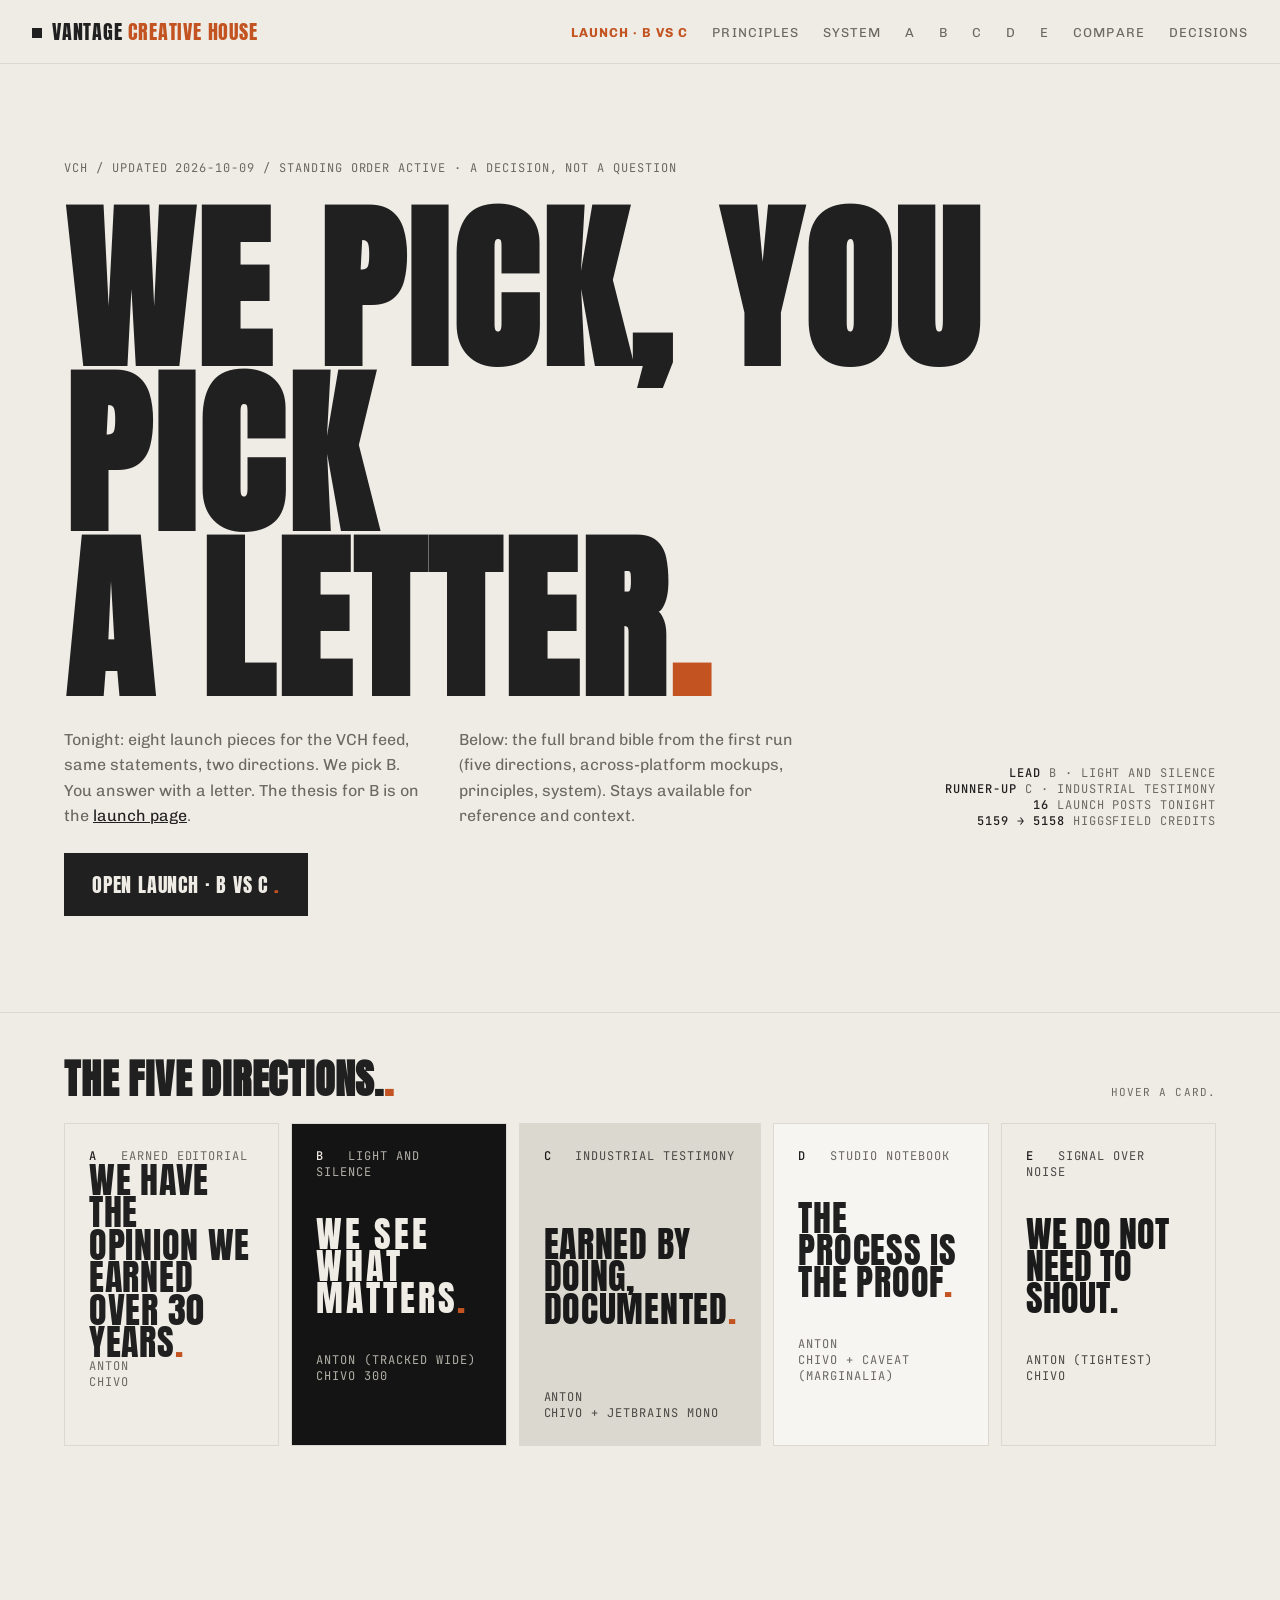
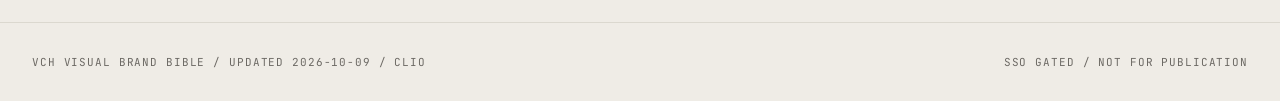
<file: index.html>
<!doctype html><html lang="en"><head>
<meta charset="utf-8">
<meta name="viewport" content="width=device-width,initial-scale=1">
<title>Cover — VCH Visual Brand Bible</title>
<link rel="preconnect" href="https://fonts.googleapis.com">
<link rel="preconnect" href="https://fonts.gstatic.com" crossorigin>
<link href="https://fonts.googleapis.com/css2?family=Anton&family=Chivo:wght@300;400;500;600&family=Caveat:wght@500&family=JetBrains+Mono:wght@400;500&display=swap" rel="stylesheet">
<link rel="stylesheet" href="css/tokens.css">
<link rel="stylesheet" href="css/base.css">
</head><body>
<nav class="site-nav">
  <a class="mark" href="index.html">Vantage <b>Creative House</b></a>
  <ul>
    <li><a class="item " href="launch.html"><b style="color:var(--burnt-orange);">Launch · B vs C</b></a></li>
    <li><a class="item " href="principles.html">Principles</a></li>
    <li><a class="item " href="system.html">System</a></li>
    <li><a class="item " href="dir-A.html">A</a></li>
    <li><a class="item " href="dir-B.html">B</a></li>
    <li><a class="item " href="dir-C.html">C</a></li>
    <li><a class="item " href="dir-D.html">D</a></li>
    <li><a class="item " href="dir-E.html">E</a></li>
    <li><a class="item " href="comparison.html">Compare</a></li>
    <li><a class="item " href="decisions.html">Decisions</a></li>
  </ul>
</nav>
<main style="padding:0;max-width:none;">
  <section style="min-height:92vh;padding:var(--sp-9) var(--sp-8);display:grid;grid-template-rows:auto 1fr auto;">
    <div class="meta">VCH / Updated 2026-10-09 / Standing order active · a decision, not a question</div>
    <h1 class="page-title" style="font-size:clamp(96px,14vw,232px);margin-top:var(--sp-6);">We pick, you pick<br>a letter</h1>
    <div class="grid g-3" style="align-items:end;gap:var(--sp-6);">
      <div class="b-body" style="color:var(--warm-grey);max-width:40ch;">
        Tonight: eight launch pieces for the VCH feed, same statements, two directions. We pick B. You answer with a letter. The thesis for B is on the <a href="launch.html" style="color:var(--ink);">launch page</a>.
      </div>
      <div class="b-body" style="color:var(--warm-grey);max-width:40ch;">
        Below: the full brand bible from the first run (five directions, across-platform mockups, principles, system). Stays available for reference and context.
      </div>
      <div class="meta" style="text-align:right;">
        <div><b>Lead</b> B · Light and Silence</div>
        <div><b>Runner-up</b> C · Industrial Testimony</div>
        <div><b>16</b> launch posts tonight</div>
        <div><b>5159 → 5158</b> Higgsfield credits</div>
      </div>
    </div>
    <div style="margin-top:var(--sp-5);">
      <a href="launch.html" style="display:inline-block;background:var(--ink);color:var(--ivory);font-family:var(--display);text-transform:uppercase;letter-spacing:0.04em;font-size:20px;padding:16px 28px;text-decoration:none;">Open launch · B vs C <span style="color:var(--burnt-orange);">.</span></a>
    </div>
  </section>
  <section style="padding:var(--sp-7) var(--sp-8);border-top:1px solid var(--stone);">
    <div class="section-head" style="margin-bottom:var(--sp-5);"><h2 style="font-size:40px;">The five directions.</h2><span class="label">Hover a card.</span></div>
    <div class="grid g-5" style="grid-template-columns:repeat(5,1fr);gap:var(--sp-3);">
      
        <a href="dir-A.html" data-dir="A" style="text-decoration:none;color:inherit;display:block;border:1px solid var(--stone);background:var(--ground);">
          <div style="padding:var(--sp-5);aspect-ratio:3/4;display:flex;flex-direction:column;justify-content:space-between;color:var(--fg-ink);">
            <div class="meta" style="color:var(--fg-body);"><b style="color:var(--fg-ink);">A</b> &nbsp; Earned Editorial</div>
            <div class="h-display" style="font-size:36px;color:var(--fg-ink);line-height:0.9;">We have the opinion we earned over 30 years</div>
            <div class="meta" style="color:var(--fg-body);">Anton<br>Chivo</div>
          </div>
        </a>
      
        <a href="dir-B.html" data-dir="B" style="text-decoration:none;color:inherit;display:block;border:1px solid var(--stone);background:var(--ground);">
          <div style="padding:var(--sp-5);aspect-ratio:3/4;display:flex;flex-direction:column;justify-content:space-between;color:var(--fg-ink);">
            <div class="meta" style="color:var(--fg-body);"><b style="color:var(--fg-ink);">B</b> &nbsp; Light and Silence</div>
            <div class="h-display" style="font-size:36px;color:var(--fg-ink);line-height:0.9;">We see what matters</div>
            <div class="meta" style="color:var(--fg-body);">Anton (tracked wide)<br>Chivo 300</div>
          </div>
        </a>
      
        <a href="dir-C.html" data-dir="C" style="text-decoration:none;color:inherit;display:block;border:1px solid var(--stone);background:var(--ground);">
          <div style="padding:var(--sp-5);aspect-ratio:3/4;display:flex;flex-direction:column;justify-content:space-between;color:var(--fg-ink);">
            <div class="meta" style="color:var(--fg-body);"><b style="color:var(--fg-ink);">C</b> &nbsp; Industrial Testimony</div>
            <div class="h-display" style="font-size:36px;color:var(--fg-ink);line-height:0.9;">Earned by doing, documented</div>
            <div class="meta" style="color:var(--fg-body);">Anton<br>Chivo + JetBrains Mono</div>
          </div>
        </a>
      
        <a href="dir-D.html" data-dir="D" style="text-decoration:none;color:inherit;display:block;border:1px solid var(--stone);background:var(--ground);">
          <div style="padding:var(--sp-5);aspect-ratio:3/4;display:flex;flex-direction:column;justify-content:space-between;color:var(--fg-ink);">
            <div class="meta" style="color:var(--fg-body);"><b style="color:var(--fg-ink);">D</b> &nbsp; Studio Notebook</div>
            <div class="h-display" style="font-size:36px;color:var(--fg-ink);line-height:0.9;">The process is the proof</div>
            <div class="meta" style="color:var(--fg-body);">Anton<br>Chivo + Caveat (marginalia)</div>
          </div>
        </a>
      
        <a href="dir-E.html" data-dir="E" style="text-decoration:none;color:inherit;display:block;border:1px solid var(--stone);background:var(--ground);">
          <div style="padding:var(--sp-5);aspect-ratio:3/4;display:flex;flex-direction:column;justify-content:space-between;color:var(--fg-ink);">
            <div class="meta" style="color:var(--fg-body);"><b style="color:var(--fg-ink);">E</b> &nbsp; Signal Over Noise</div>
            <div class="h-display" style="font-size:36px;color:var(--fg-ink);line-height:0.9;">We do not need to shout</div>
            <div class="meta" style="color:var(--fg-body);">Anton (tightest)<br>Chivo</div>
          </div>
        </a>
      
    </div>
  </section>
</main><footer class="site">
  <div>VCH Visual Brand Bible / Updated 2026-10-09 / Clio</div>
  <div>SSO gated / Not for publication</div>
</footer>
</body></html>
</file>
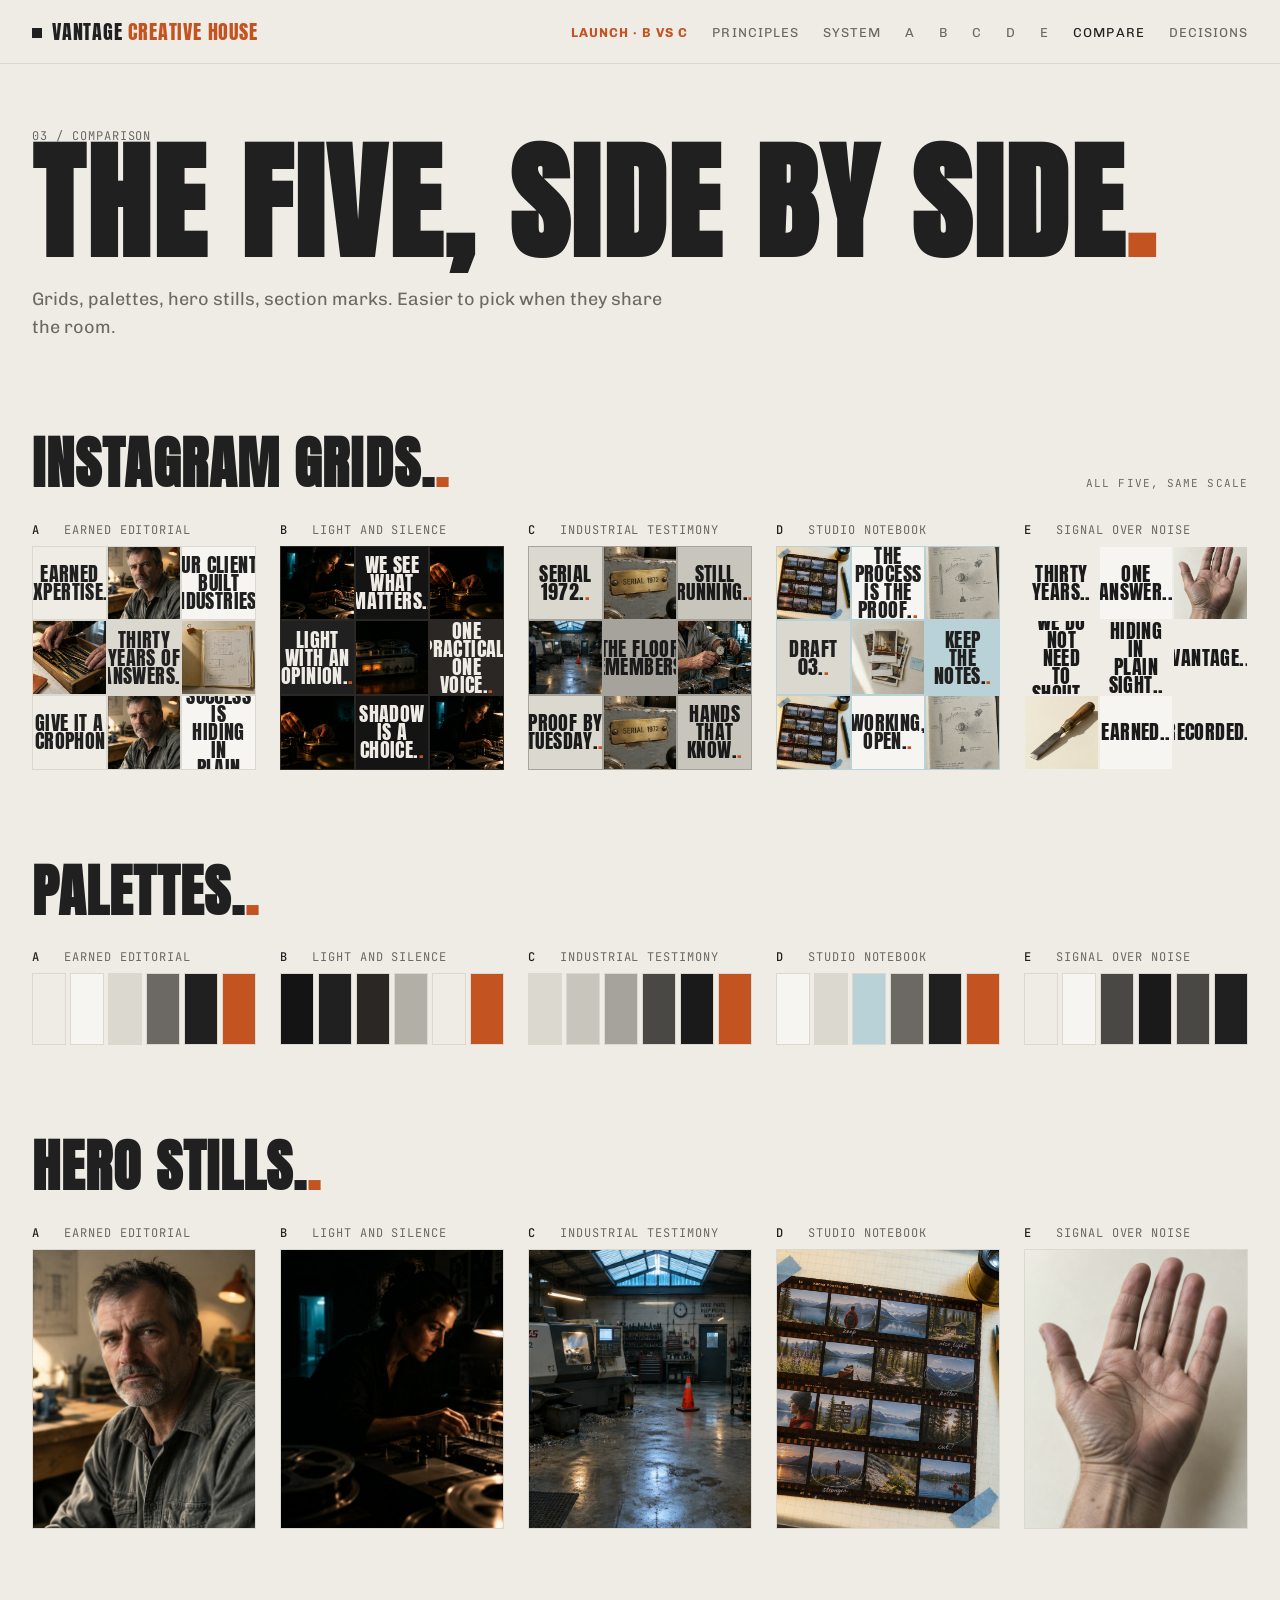
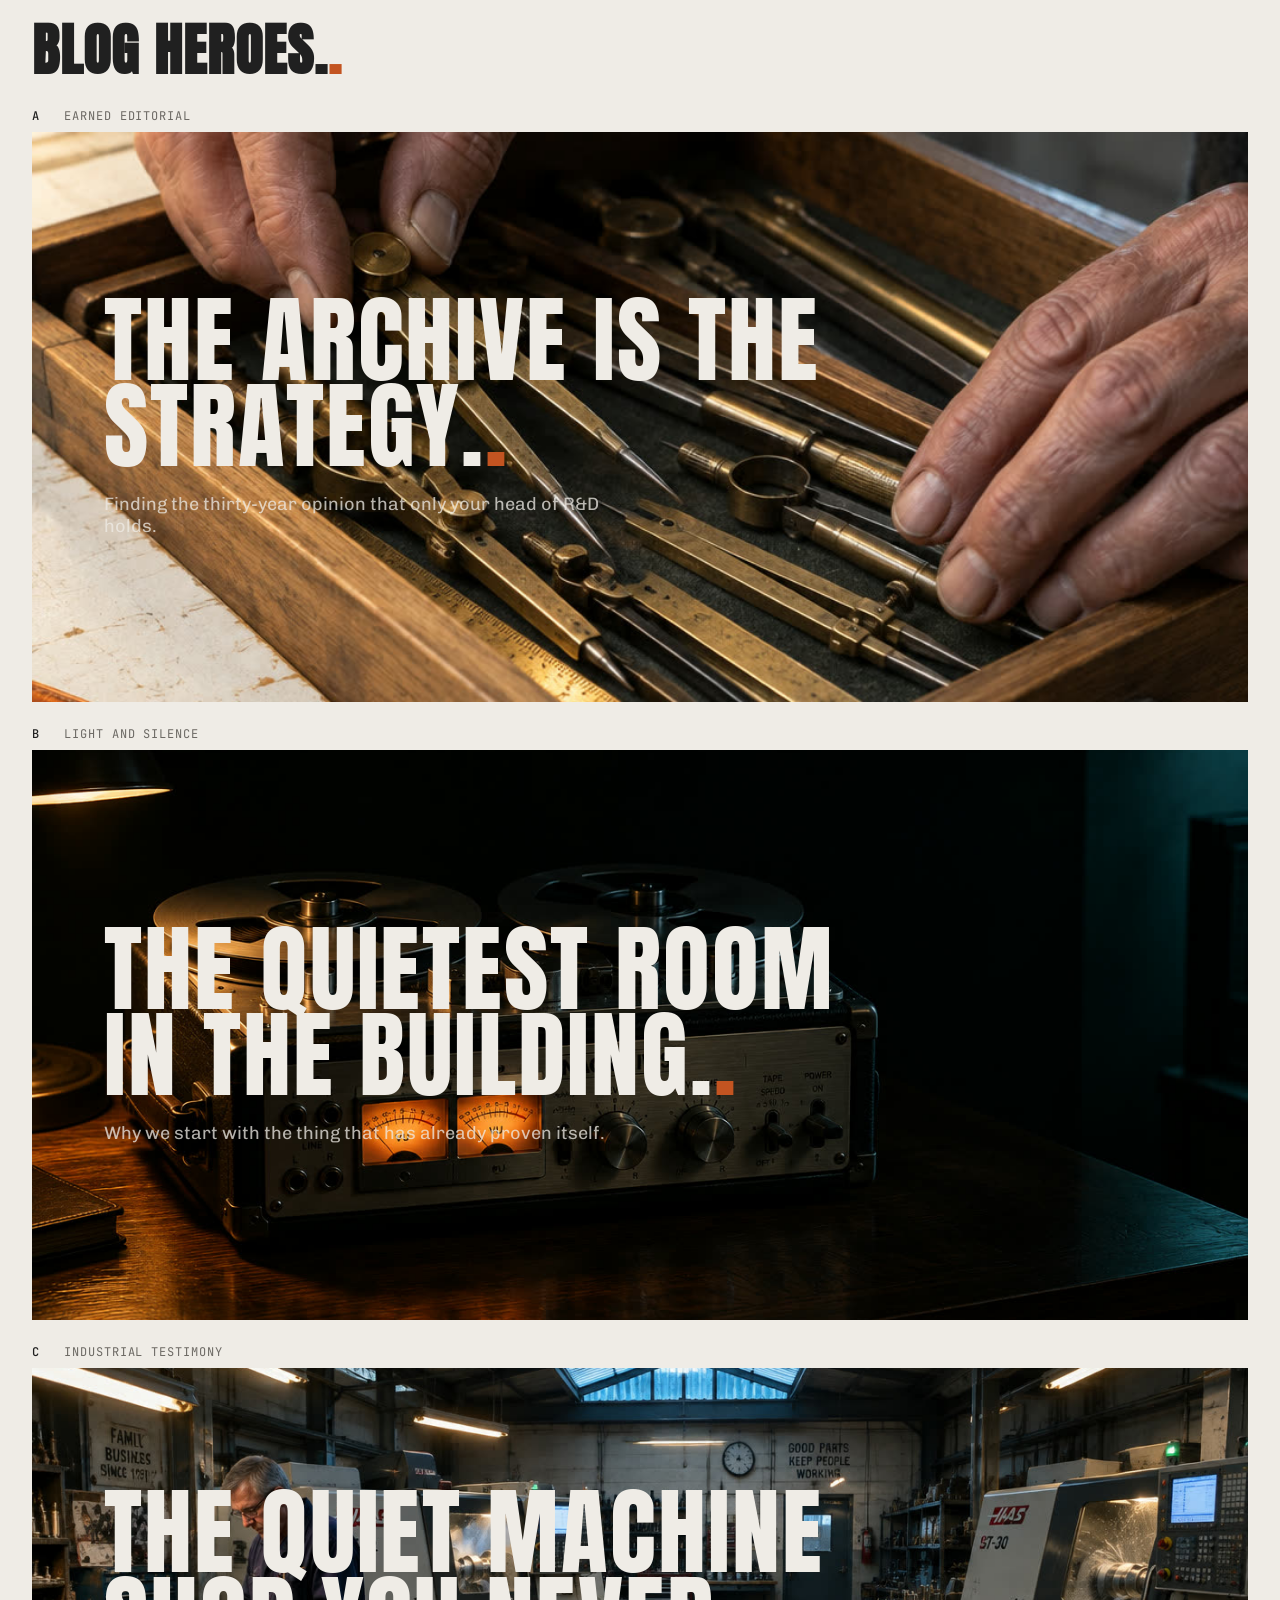
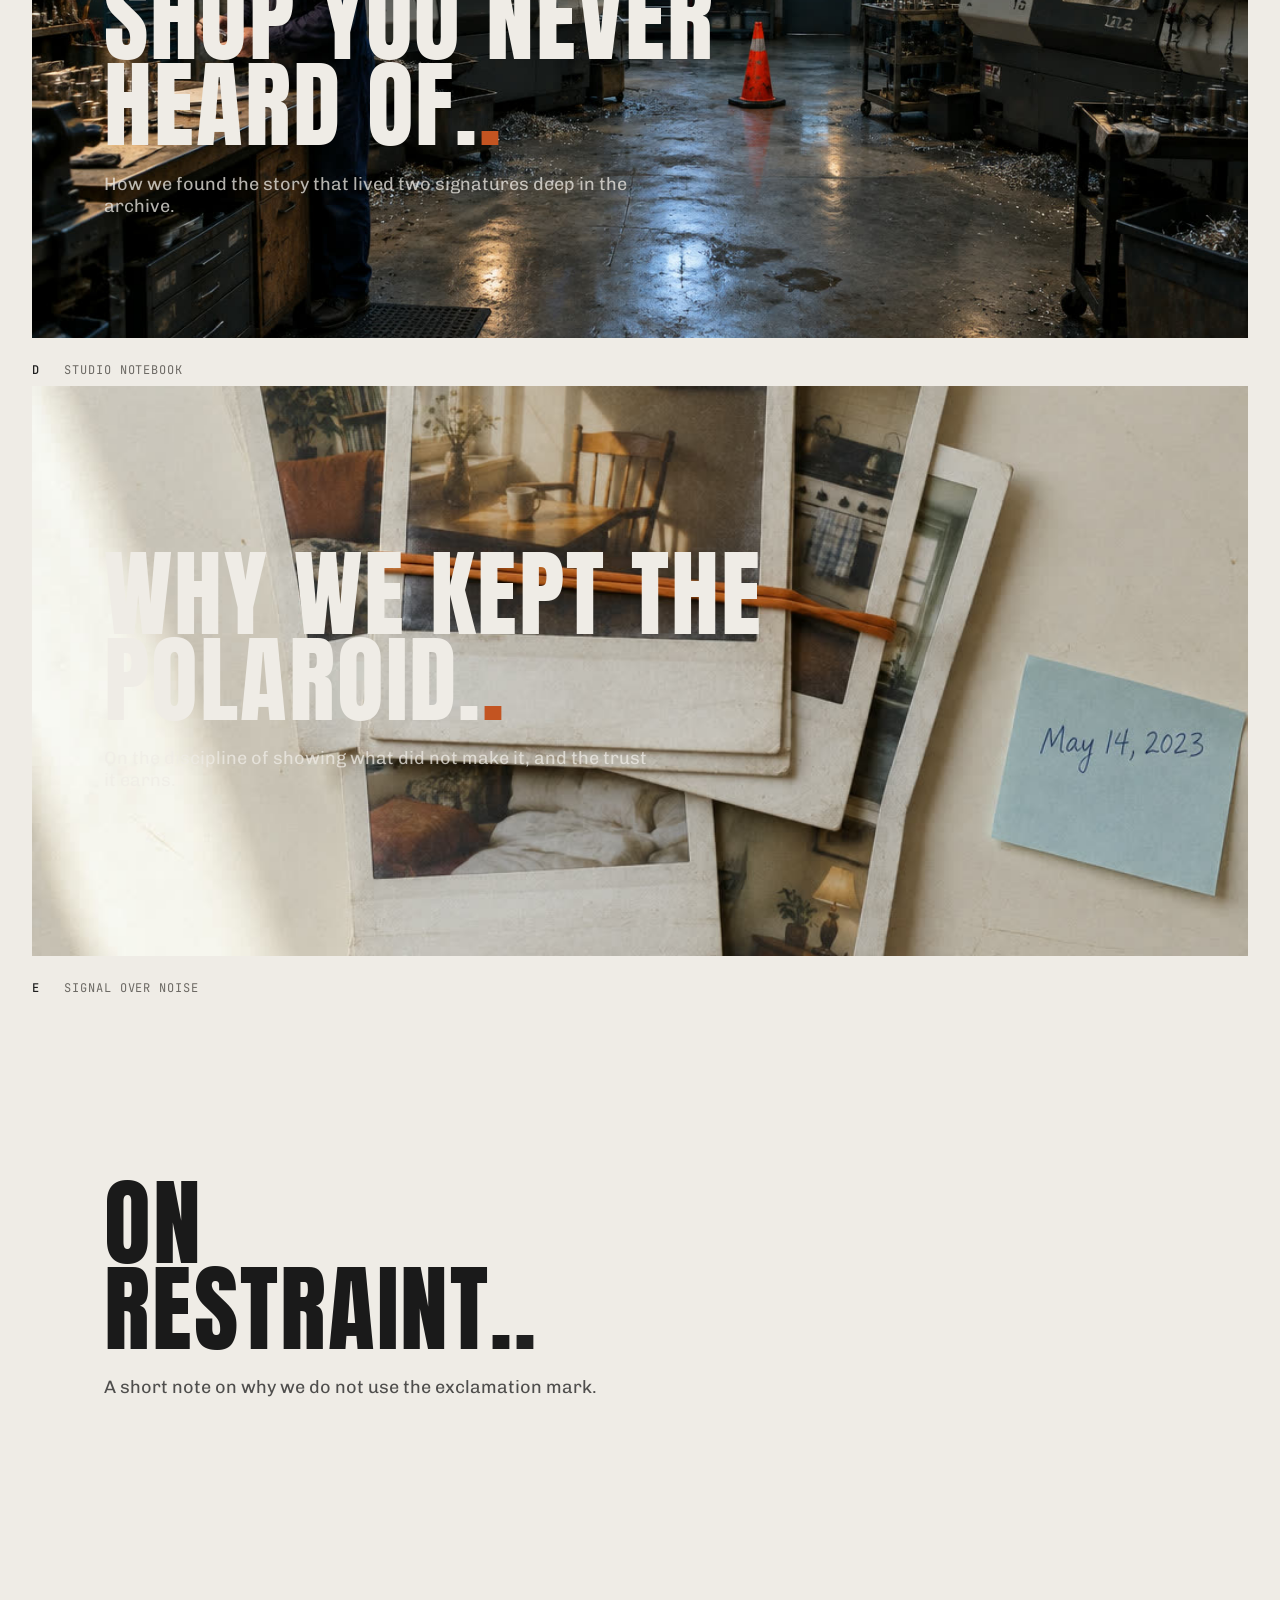
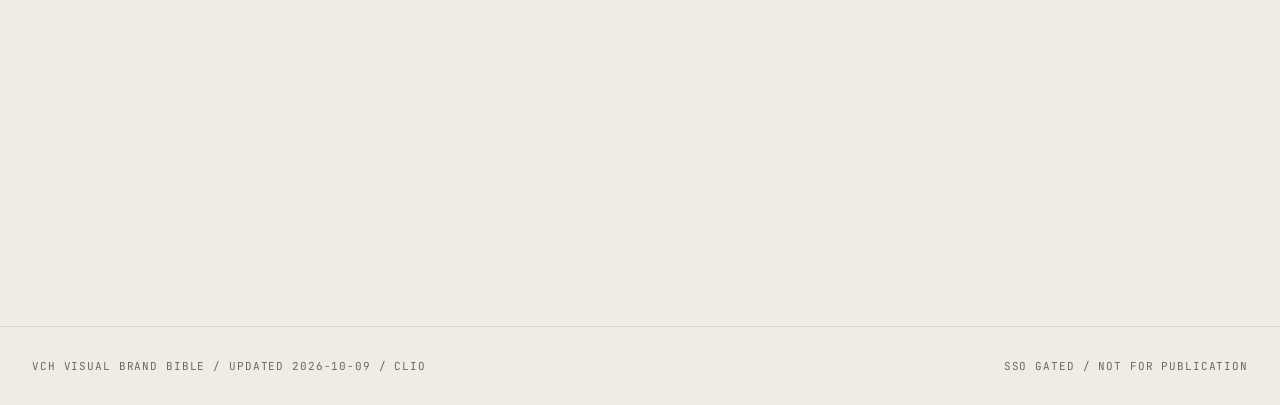
<file: comparison.html>
<!doctype html><html lang="en"><head>
<meta charset="utf-8">
<meta name="viewport" content="width=device-width,initial-scale=1">
<title>Comparison — VCH Visual Brand Bible</title>
<link rel="preconnect" href="https://fonts.googleapis.com">
<link rel="preconnect" href="https://fonts.gstatic.com" crossorigin>
<link href="https://fonts.googleapis.com/css2?family=Anton&family=Chivo:wght@300;400;500;600&family=Caveat:wght@500&family=JetBrains+Mono:wght@400;500&display=swap" rel="stylesheet">
<link rel="stylesheet" href="css/tokens.css">
<link rel="stylesheet" href="css/base.css">
</head><body>
<nav class="site-nav">
  <a class="mark" href="index.html">Vantage <b>Creative House</b></a>
  <ul>
    <li><a class="item " href="launch.html"><b style="color:var(--burnt-orange);">Launch · B vs C</b></a></li>
    <li><a class="item " href="principles.html">Principles</a></li>
    <li><a class="item " href="system.html">System</a></li>
    <li><a class="item " href="dir-A.html">A</a></li>
    <li><a class="item " href="dir-B.html">B</a></li>
    <li><a class="item " href="dir-C.html">C</a></li>
    <li><a class="item " href="dir-D.html">D</a></li>
    <li><a class="item " href="dir-E.html">E</a></li>
    <li><a class="item active" href="comparison.html">Compare</a></li>
    <li><a class="item " href="decisions.html">Decisions</a></li>
  </ul>
</nav>
<main>
  <div class="meta">03 / Comparison</div>
  <h1 class="page-title">The five, side by side</h1>
  <p class="page-subtitle">Grids, palettes, hero stills, section marks. Easier to pick when they share the room.</p>

  <section class="section">
    <div class="section-head"><h2>Instagram grids.</h2><span class="label">all five, same scale</span></div>
    <div class="grid" style="grid-template-columns:repeat(5,1fr);gap:var(--sp-5);">
      
        <div data-dir="A">
          <div class="meta" style="margin-bottom:var(--sp-2);"><b>A</b> &nbsp; Earned Editorial</div>
          <div class="ig-grid" style="max-width:none;">
            <div class="ig-tile statement"><div class="t">Earned expertise.</div></div><div class="ig-tile photo" style="background-image:url('/img/directions/A1_expert_portrait.jpg');"></div><div class="ig-tile statement alt"><div class="t">Our clients built industries.</div></div><div class="ig-tile photo" style="background-image:url('/img/directions/A2_hands_drafting.jpg');"></div><div class="ig-tile statement field"><div class="t">Thirty years of answers.</div></div><div class="ig-tile photo" style="background-image:url('/img/directions/A3_archive_folder.jpg');"></div><div class="ig-tile statement"><div class="t">Give it a microphone.</div></div><div class="ig-tile photo" style="background-image:url('/img/directions/A1_expert_portrait.jpg');"></div><div class="ig-tile statement alt"><div class="t">Your success is hiding in plain sight.</div></div>
          </div>
        </div>
      
        <div data-dir="B">
          <div class="meta" style="margin-bottom:var(--sp-2);"><b>B</b> &nbsp; Light and Silence</div>
          <div class="ig-grid" style="max-width:none;">
            <div class="ig-tile photo" style="background-image:url('/img/directions/B1_chiaroscuro_portrait.jpg');"></div><div class="ig-tile statement"><div class="t">We see what matters.</div></div><div class="ig-tile photo" style="background-image:url('/img/directions/B2_hands_by_lamp.jpg');"></div><div class="ig-tile statement alt"><div class="t">Light with an opinion.</div></div><div class="ig-tile photo" style="background-image:url('/img/directions/B3_nagra_still.jpg');"></div><div class="ig-tile statement field"><div class="t">One practical. One voice.</div></div><div class="ig-tile photo" style="background-image:url('/img/directions/B2_hands_by_lamp.jpg');"></div><div class="ig-tile statement"><div class="t">Shadow is a choice.</div></div><div class="ig-tile photo" style="background-image:url('/img/directions/B1_chiaroscuro_portrait.jpg');"></div>
          </div>
        </div>
      
        <div data-dir="C">
          <div class="meta" style="margin-bottom:var(--sp-2);"><b>C</b> &nbsp; Industrial Testimony</div>
          <div class="ig-grid" style="max-width:none;">
            <div class="ig-tile statement"><div class="t">Serial 1972.</div></div><div class="ig-tile photo" style="background-image:url('/img/directions/C3_brass_plate.jpg');"></div><div class="ig-tile statement alt"><div class="t">Still running.</div></div><div class="ig-tile photo" style="background-image:url('/img/directions/C1_shop_floor_wide.jpg');"></div><div class="ig-tile statement field"><div class="t">The floor remembers.</div></div><div class="ig-tile photo" style="background-image:url('/img/directions/C2_calloused_hands.jpg');"></div><div class="ig-tile statement"><div class="t">Proof by Tuesday.</div></div><div class="ig-tile photo" style="background-image:url('/img/directions/C3_brass_plate.jpg');"></div><div class="ig-tile statement alt"><div class="t">Hands that know.</div></div>
          </div>
        </div>
      
        <div data-dir="D">
          <div class="meta" style="margin-bottom:var(--sp-2);"><b>D</b> &nbsp; Studio Notebook</div>
          <div class="ig-grid" style="max-width:none;">
            <div class="ig-tile photo" style="background-image:url('/img/directions/D1_contact_sheet.jpg');"></div><div class="ig-tile statement"><div class="t">The process is the proof.</div></div><div class="ig-tile photo" style="background-image:url('/img/directions/D2_lighting_diagram.jpg');"></div><div class="ig-tile statement alt"><div class="t">Draft 03.</div></div><div class="ig-tile photo" style="background-image:url('/img/directions/D3_polaroid_stack.jpg');"></div><div class="ig-tile statement field"><div class="t">Keep the notes.</div></div><div class="ig-tile photo" style="background-image:url('/img/directions/D1_contact_sheet.jpg');"></div><div class="ig-tile statement"><div class="t">Working, open.</div></div><div class="ig-tile photo" style="background-image:url('/img/directions/D2_lighting_diagram.jpg');"></div>
          </div>
        </div>
      
        <div data-dir="E">
          <div class="meta" style="margin-bottom:var(--sp-2);"><b>E</b> &nbsp; Signal Over Noise</div>
          <div class="ig-grid" style="max-width:none;">
            <div class="ig-tile statement"><div class="t">Thirty years.</div></div><div class="ig-tile statement alt"><div class="t">One answer.</div></div><div class="ig-tile photo" style="background-image:url('/img/directions/E1_hand_palm.jpg');"></div><div class="ig-tile statement"><div class="t">We do not need to shout.</div></div><div class="ig-tile statement field"><div class="t">Hiding in plain sight.</div></div><div class="ig-tile statement"><div class="t">Vantage.</div></div><div class="ig-tile photo" style="background-image:url('/img/directions/E2_chisel.jpg');"></div><div class="ig-tile statement alt"><div class="t">Earned.</div></div><div class="ig-tile statement"><div class="t">Recorded.</div></div>
          </div>
        </div>
      
    </div>
  </section>

  <section class="section">
    <div class="section-head"><h2>Palettes.</h2></div>
    <div class="grid" style="grid-template-columns:repeat(5,1fr);gap:var(--sp-5);">
      
        <div>
          <div class="meta" style="margin-bottom:var(--sp-2);"><b>A</b> &nbsp; Earned Editorial</div>
          <div style="display:grid;grid-template-columns:repeat(6,1fr);gap:4px;height:72px;">
            <div style="background:#EFECE6;border:1px solid var(--stone);"></div><div style="background:#F6F5F2;border:1px solid var(--stone);"></div><div style="background:#DBD8CF;border:1px solid var(--stone);"></div><div style="background:#6C6964;border:1px solid var(--stone);"></div><div style="background:#202020;border:1px solid var(--stone);"></div><div style="background:#C35421;border:1px solid var(--stone);"></div>
          </div>
        </div>
      
        <div>
          <div class="meta" style="margin-bottom:var(--sp-2);"><b>B</b> &nbsp; Light and Silence</div>
          <div style="display:grid;grid-template-columns:repeat(6,1fr);gap:4px;height:72px;">
            <div style="background:#141414;border:1px solid var(--stone);"></div><div style="background:#202020;border:1px solid var(--stone);"></div><div style="background:#2A2724;border:1px solid var(--stone);"></div><div style="background:#B2AFA7;border:1px solid var(--stone);"></div><div style="background:#EFECE6;border:1px solid var(--stone);"></div><div style="background:#C35421;border:1px solid var(--stone);"></div>
          </div>
        </div>
      
        <div>
          <div class="meta" style="margin-bottom:var(--sp-2);"><b>C</b> &nbsp; Industrial Testimony</div>
          <div style="display:grid;grid-template-columns:repeat(6,1fr);gap:4px;height:72px;">
            <div style="background:#DBD8CF;border:1px solid var(--stone);"></div><div style="background:#C8C5BC;border:1px solid var(--stone);"></div><div style="background:#A6A39C;border:1px solid var(--stone);"></div><div style="background:#4A4845;border:1px solid var(--stone);"></div><div style="background:#1A1A1A;border:1px solid var(--stone);"></div><div style="background:#C35421;border:1px solid var(--stone);"></div>
          </div>
        </div>
      
        <div>
          <div class="meta" style="margin-bottom:var(--sp-2);"><b>D</b> &nbsp; Studio Notebook</div>
          <div style="display:grid;grid-template-columns:repeat(6,1fr);gap:4px;height:72px;">
            <div style="background:#F6F5F2;border:1px solid var(--stone);"></div><div style="background:#DBD8CF;border:1px solid var(--stone);"></div><div style="background:#B8D2D8;border:1px solid var(--stone);"></div><div style="background:#6C6964;border:1px solid var(--stone);"></div><div style="background:#202020;border:1px solid var(--stone);"></div><div style="background:#C35421;border:1px solid var(--stone);"></div>
          </div>
        </div>
      
        <div>
          <div class="meta" style="margin-bottom:var(--sp-2);"><b>E</b> &nbsp; Signal Over Noise</div>
          <div style="display:grid;grid-template-columns:repeat(6,1fr);gap:4px;height:72px;">
            <div style="background:#EFECE6;border:1px solid var(--stone);"></div><div style="background:#F6F5F2;border:1px solid var(--stone);"></div><div style="background:#4A4845;border:1px solid var(--stone);"></div><div style="background:#1A1A1A;border:1px solid var(--stone);"></div><div style="background:#4A4845;border:1px solid var(--stone);"></div><div style="background:#202020;border:1px solid var(--stone);"></div>
          </div>
        </div>
      
    </div>
  </section>

  <section class="section">
    <div class="section-head"><h2>Hero stills.</h2></div>
    <div class="grid" style="grid-template-columns:repeat(5,1fr);gap:var(--sp-5);">
      
        <div>
          <div class="meta" style="margin-bottom:var(--sp-2);"><b>A</b> &nbsp; Earned Editorial</div>
          <div style="aspect-ratio:4/5;background-image:url('img/directions/A1_expert_portrait.jpg');background-size:cover;background-position:center;border:1px solid var(--stone);"></div>
        </div>
      
        <div>
          <div class="meta" style="margin-bottom:var(--sp-2);"><b>B</b> &nbsp; Light and Silence</div>
          <div style="aspect-ratio:4/5;background-image:url('img/directions/B1_chiaroscuro_portrait.jpg');background-size:cover;background-position:center;border:1px solid var(--stone);"></div>
        </div>
      
        <div>
          <div class="meta" style="margin-bottom:var(--sp-2);"><b>C</b> &nbsp; Industrial Testimony</div>
          <div style="aspect-ratio:4/5;background-image:url('img/directions/C1_shop_floor_wide.jpg');background-size:cover;background-position:center;border:1px solid var(--stone);"></div>
        </div>
      
        <div>
          <div class="meta" style="margin-bottom:var(--sp-2);"><b>D</b> &nbsp; Studio Notebook</div>
          <div style="aspect-ratio:4/5;background-image:url('img/directions/D1_contact_sheet.jpg');background-size:cover;background-position:center;border:1px solid var(--stone);"></div>
        </div>
      
        <div>
          <div class="meta" style="margin-bottom:var(--sp-2);"><b>E</b> &nbsp; Signal Over Noise</div>
          <div style="aspect-ratio:4/5;background-image:url('img/directions/E1_hand_palm.jpg');background-size:cover;background-position:center;border:1px solid var(--stone);"></div>
        </div>
      
    </div>
  </section>

  <section class="section">
    <div class="section-head"><h2>Blog heroes.</h2></div>
    <div style="display:grid;gap:var(--sp-5);">
      
        <div data-dir="A">
          <div class="meta" style="margin-bottom:var(--sp-2);"><b>A</b> &nbsp; Earned Editorial</div>
          <div class="blog-hero photo" style="background-image:url('/img/directions/A2_hands_drafting.jpg');color:var(--ivory);"><div><div class="t">The archive is the strategy.</div><div class="sub">Finding the thirty-year opinion that only your head of R&amp;D holds.</div></div></div>
        </div>
      
        <div data-dir="B">
          <div class="meta" style="margin-bottom:var(--sp-2);"><b>B</b> &nbsp; Light and Silence</div>
          <div class="blog-hero photo" style="background-image:url('/img/directions/B3_nagra_still.jpg');color:var(--ivory);"><div><div class="t">The quietest room in the building.</div><div class="sub">Why we start with the thing that has already proven itself.</div></div></div>
        </div>
      
        <div data-dir="C">
          <div class="meta" style="margin-bottom:var(--sp-2);"><b>C</b> &nbsp; Industrial Testimony</div>
          <div class="blog-hero photo" style="background-image:url('/img/directions/C1_shop_floor_wide.jpg');color:var(--ivory);"><div><div class="t">The quiet machine shop you never heard of.</div><div class="sub">How we found the story that lived two signatures deep in the archive.</div></div></div>
        </div>
      
        <div data-dir="D">
          <div class="meta" style="margin-bottom:var(--sp-2);"><b>D</b> &nbsp; Studio Notebook</div>
          <div class="blog-hero photo" style="background-image:url('/img/directions/D3_polaroid_stack.jpg');color:var(--ivory);"><div><div class="t">Why we kept the Polaroid.</div><div class="sub">On the discipline of showing what did not make it, and the trust it earns.</div></div></div>
        </div>
      
        <div data-dir="E">
          <div class="meta" style="margin-bottom:var(--sp-2);"><b>E</b> &nbsp; Signal Over Noise</div>
          <div class="blog-hero"><div><div class="t">On restraint.</div><div class="sub">A short note on why we do not use the exclamation mark.</div></div></div>
        </div>
      
    </div>
  </section>
</main><footer class="site">
  <div>VCH Visual Brand Bible / Updated 2026-10-09 / Clio</div>
  <div>SSO gated / Not for publication</div>
</footer>
</body></html>
</file>
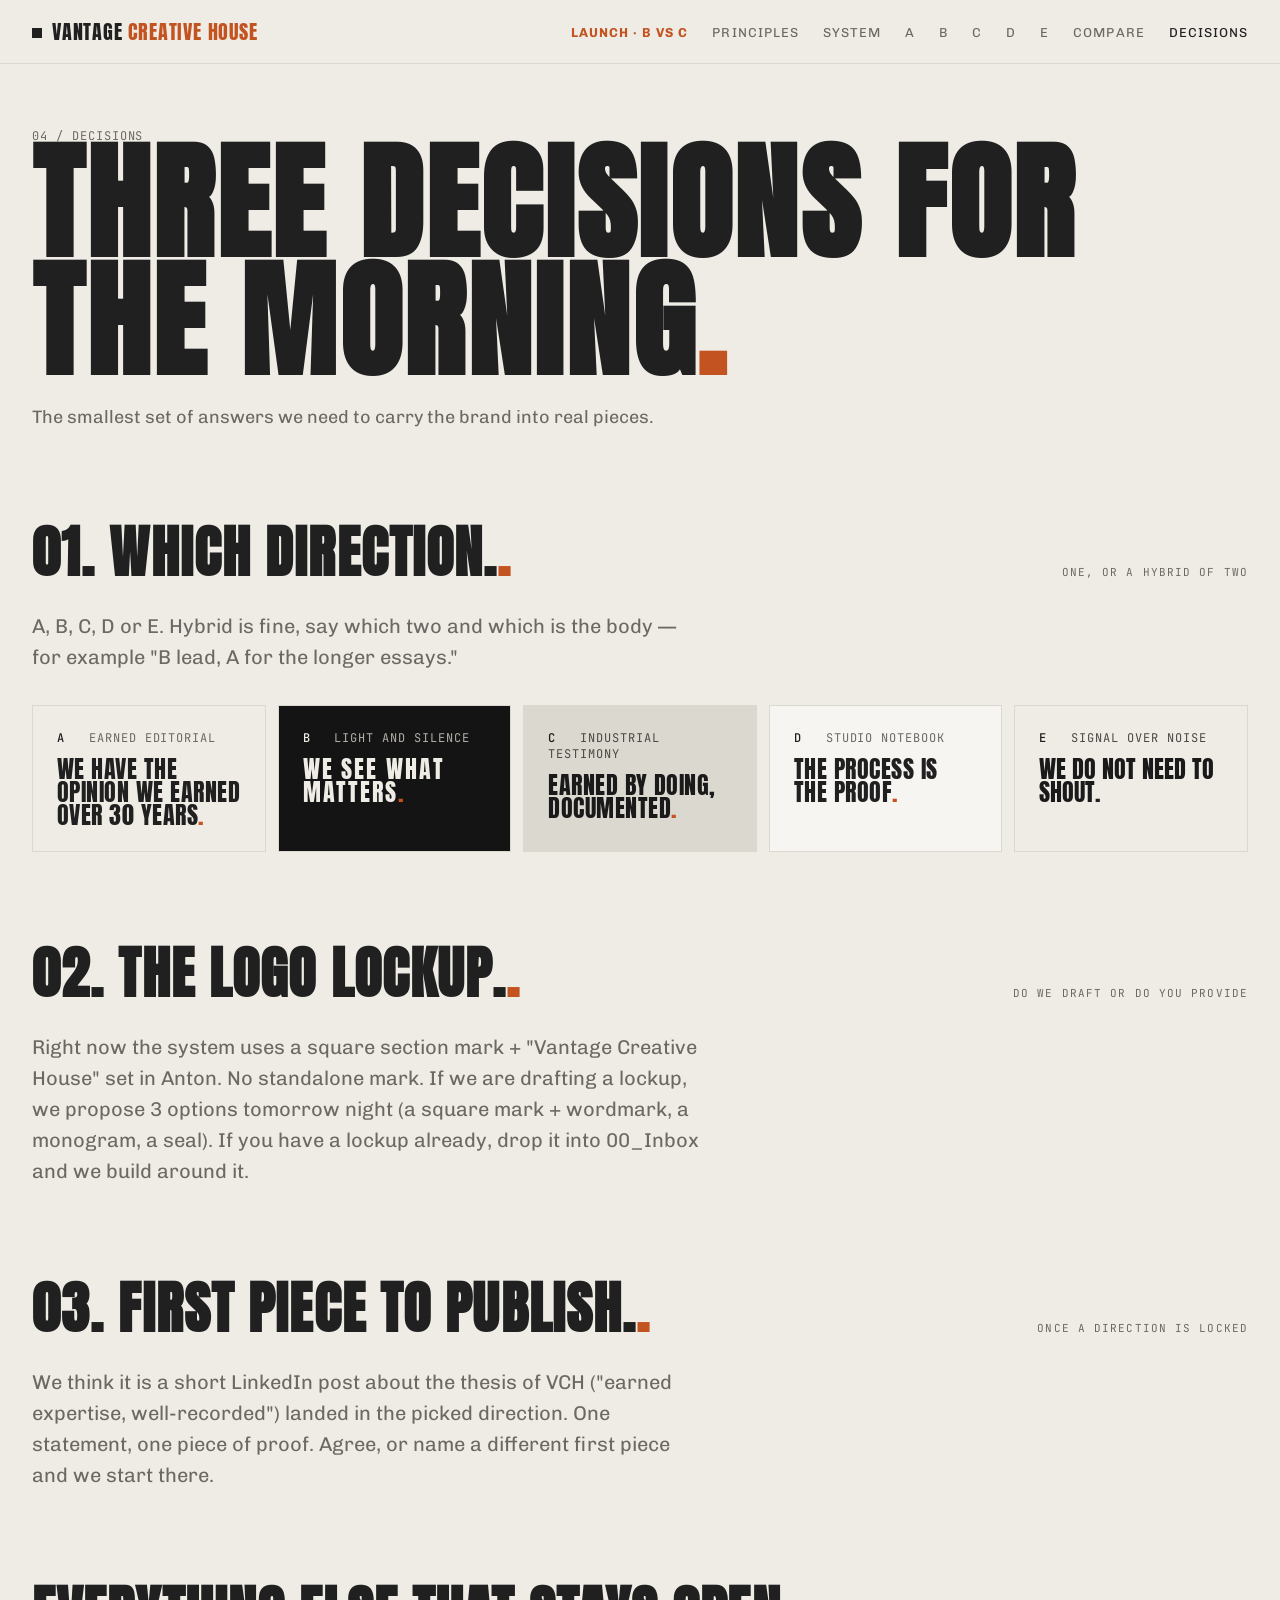
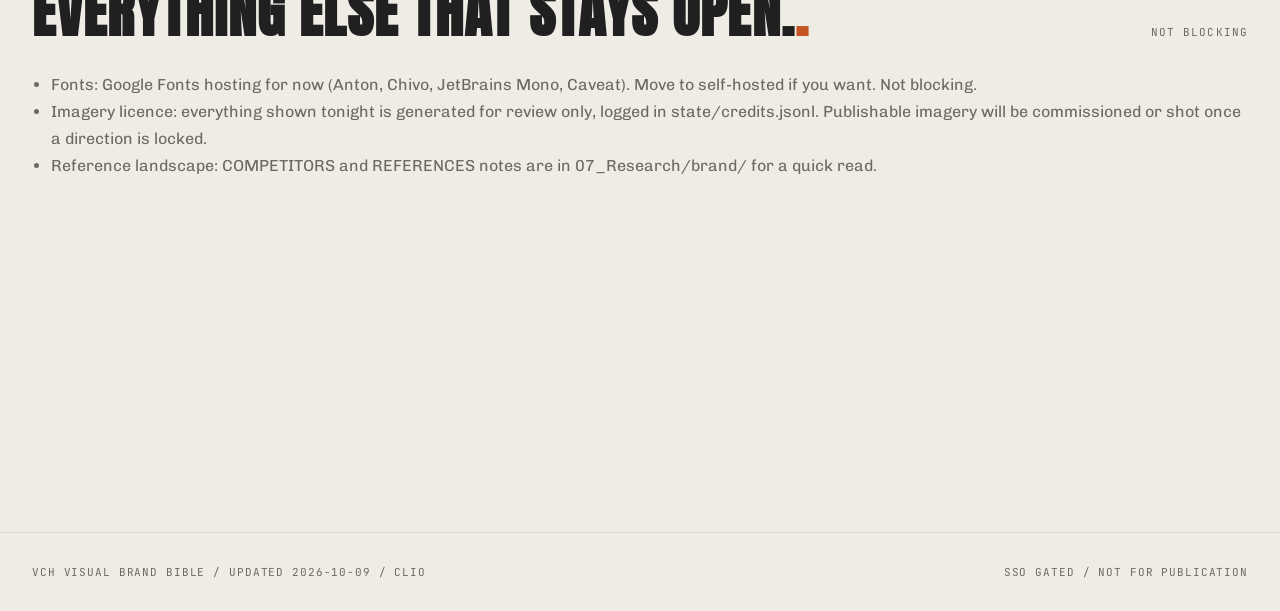
<file: decisions.html>
<!doctype html><html lang="en"><head>
<meta charset="utf-8">
<meta name="viewport" content="width=device-width,initial-scale=1">
<title>Decisions — VCH Visual Brand Bible</title>
<link rel="preconnect" href="https://fonts.googleapis.com">
<link rel="preconnect" href="https://fonts.gstatic.com" crossorigin>
<link href="https://fonts.googleapis.com/css2?family=Anton&family=Chivo:wght@300;400;500;600&family=Caveat:wght@500&family=JetBrains+Mono:wght@400;500&display=swap" rel="stylesheet">
<link rel="stylesheet" href="css/tokens.css">
<link rel="stylesheet" href="css/base.css">
</head><body>
<nav class="site-nav">
  <a class="mark" href="index.html">Vantage <b>Creative House</b></a>
  <ul>
    <li><a class="item " href="launch.html"><b style="color:var(--burnt-orange);">Launch · B vs C</b></a></li>
    <li><a class="item " href="principles.html">Principles</a></li>
    <li><a class="item " href="system.html">System</a></li>
    <li><a class="item " href="dir-A.html">A</a></li>
    <li><a class="item " href="dir-B.html">B</a></li>
    <li><a class="item " href="dir-C.html">C</a></li>
    <li><a class="item " href="dir-D.html">D</a></li>
    <li><a class="item " href="dir-E.html">E</a></li>
    <li><a class="item " href="comparison.html">Compare</a></li>
    <li><a class="item active" href="decisions.html">Decisions</a></li>
  </ul>
</nav>
<main>
  <div class="meta">04 / Decisions</div>
  <h1 class="page-title">Three decisions for the morning</h1>
  <p class="page-subtitle">The smallest set of answers we need to carry the brand into real pieces.</p>

  <section class="section">
    <div class="section-head"><h2>01. Which direction.</h2><span class="label">one, or a hybrid of two</span></div>
    <div class="b-lede">A, B, C, D or E. Hybrid is fine, say which two and which is the body — for example "B lead, A for the longer essays."</div>
    <div class="grid g-5" style="grid-template-columns:repeat(5,1fr);gap:var(--sp-3);margin-top:var(--sp-6);">
      
        <a data-dir="A" href="dir-A.html" style="text-decoration:none;color:inherit;padding:var(--sp-5);background:var(--ground);color:var(--fg-ink);border:1px solid var(--stone);display:block;">
          <div class="meta" style="color:var(--fg-body);"><b style="color:var(--fg-ink);">A</b> &nbsp; Earned Editorial</div>
          <div class="h-display" style="font-size:24px;color:var(--fg-ink);line-height:0.95;margin-top:var(--sp-3);">We have the opinion we earned over 30 years</div>
        </a>
      
        <a data-dir="B" href="dir-B.html" style="text-decoration:none;color:inherit;padding:var(--sp-5);background:var(--ground);color:var(--fg-ink);border:1px solid var(--stone);display:block;">
          <div class="meta" style="color:var(--fg-body);"><b style="color:var(--fg-ink);">B</b> &nbsp; Light and Silence</div>
          <div class="h-display" style="font-size:24px;color:var(--fg-ink);line-height:0.95;margin-top:var(--sp-3);">We see what matters</div>
        </a>
      
        <a data-dir="C" href="dir-C.html" style="text-decoration:none;color:inherit;padding:var(--sp-5);background:var(--ground);color:var(--fg-ink);border:1px solid var(--stone);display:block;">
          <div class="meta" style="color:var(--fg-body);"><b style="color:var(--fg-ink);">C</b> &nbsp; Industrial Testimony</div>
          <div class="h-display" style="font-size:24px;color:var(--fg-ink);line-height:0.95;margin-top:var(--sp-3);">Earned by doing, documented</div>
        </a>
      
        <a data-dir="D" href="dir-D.html" style="text-decoration:none;color:inherit;padding:var(--sp-5);background:var(--ground);color:var(--fg-ink);border:1px solid var(--stone);display:block;">
          <div class="meta" style="color:var(--fg-body);"><b style="color:var(--fg-ink);">D</b> &nbsp; Studio Notebook</div>
          <div class="h-display" style="font-size:24px;color:var(--fg-ink);line-height:0.95;margin-top:var(--sp-3);">The process is the proof</div>
        </a>
      
        <a data-dir="E" href="dir-E.html" style="text-decoration:none;color:inherit;padding:var(--sp-5);background:var(--ground);color:var(--fg-ink);border:1px solid var(--stone);display:block;">
          <div class="meta" style="color:var(--fg-body);"><b style="color:var(--fg-ink);">E</b> &nbsp; Signal Over Noise</div>
          <div class="h-display" style="font-size:24px;color:var(--fg-ink);line-height:0.95;margin-top:var(--sp-3);">We do not need to shout</div>
        </a>
      
    </div>
  </section>

  <section class="section">
    <div class="section-head"><h2>02. The logo lockup.</h2><span class="label">do we draft or do you provide</span></div>
    <div class="b-lede">Right now the system uses a square section mark + "Vantage Creative House" set in Anton. No standalone mark. If we are drafting a lockup, we propose 3 options tomorrow night (a square mark + wordmark, a monogram, a seal). If you have a lockup already, drop it into 00_Inbox and we build around it.</div>
  </section>

  <section class="section">
    <div class="section-head"><h2>03. First piece to publish.</h2><span class="label">once a direction is locked</span></div>
    <div class="b-lede">We think it is a short LinkedIn post about the thesis of VCH ("earned expertise, well-recorded") landed in the picked direction. One statement, one piece of proof. Agree, or name a different first piece and we start there.</div>
  </section>

  <section class="section">
    <div class="section-head"><h2>Everything else that stays open.</h2><span class="label">not blocking</span></div>
    <ul class="b-body" style="padding-left:1.2em;line-height:1.7;">
      <li>Fonts: Google Fonts hosting for now (Anton, Chivo, JetBrains Mono, Caveat). Move to self-hosted if you want. Not blocking.</li>
      <li>Imagery licence: everything shown tonight is generated for review only, logged in state/credits.jsonl. Publishable imagery will be commissioned or shot once a direction is locked.</li>
      <li>Reference landscape: COMPETITORS and REFERENCES notes are in 07_Research/brand/ for a quick read.</li>
    </ul>
  </section>
</main><footer class="site">
  <div>VCH Visual Brand Bible / Updated 2026-10-09 / Clio</div>
  <div>SSO gated / Not for publication</div>
</footer>
</body></html>
</file>
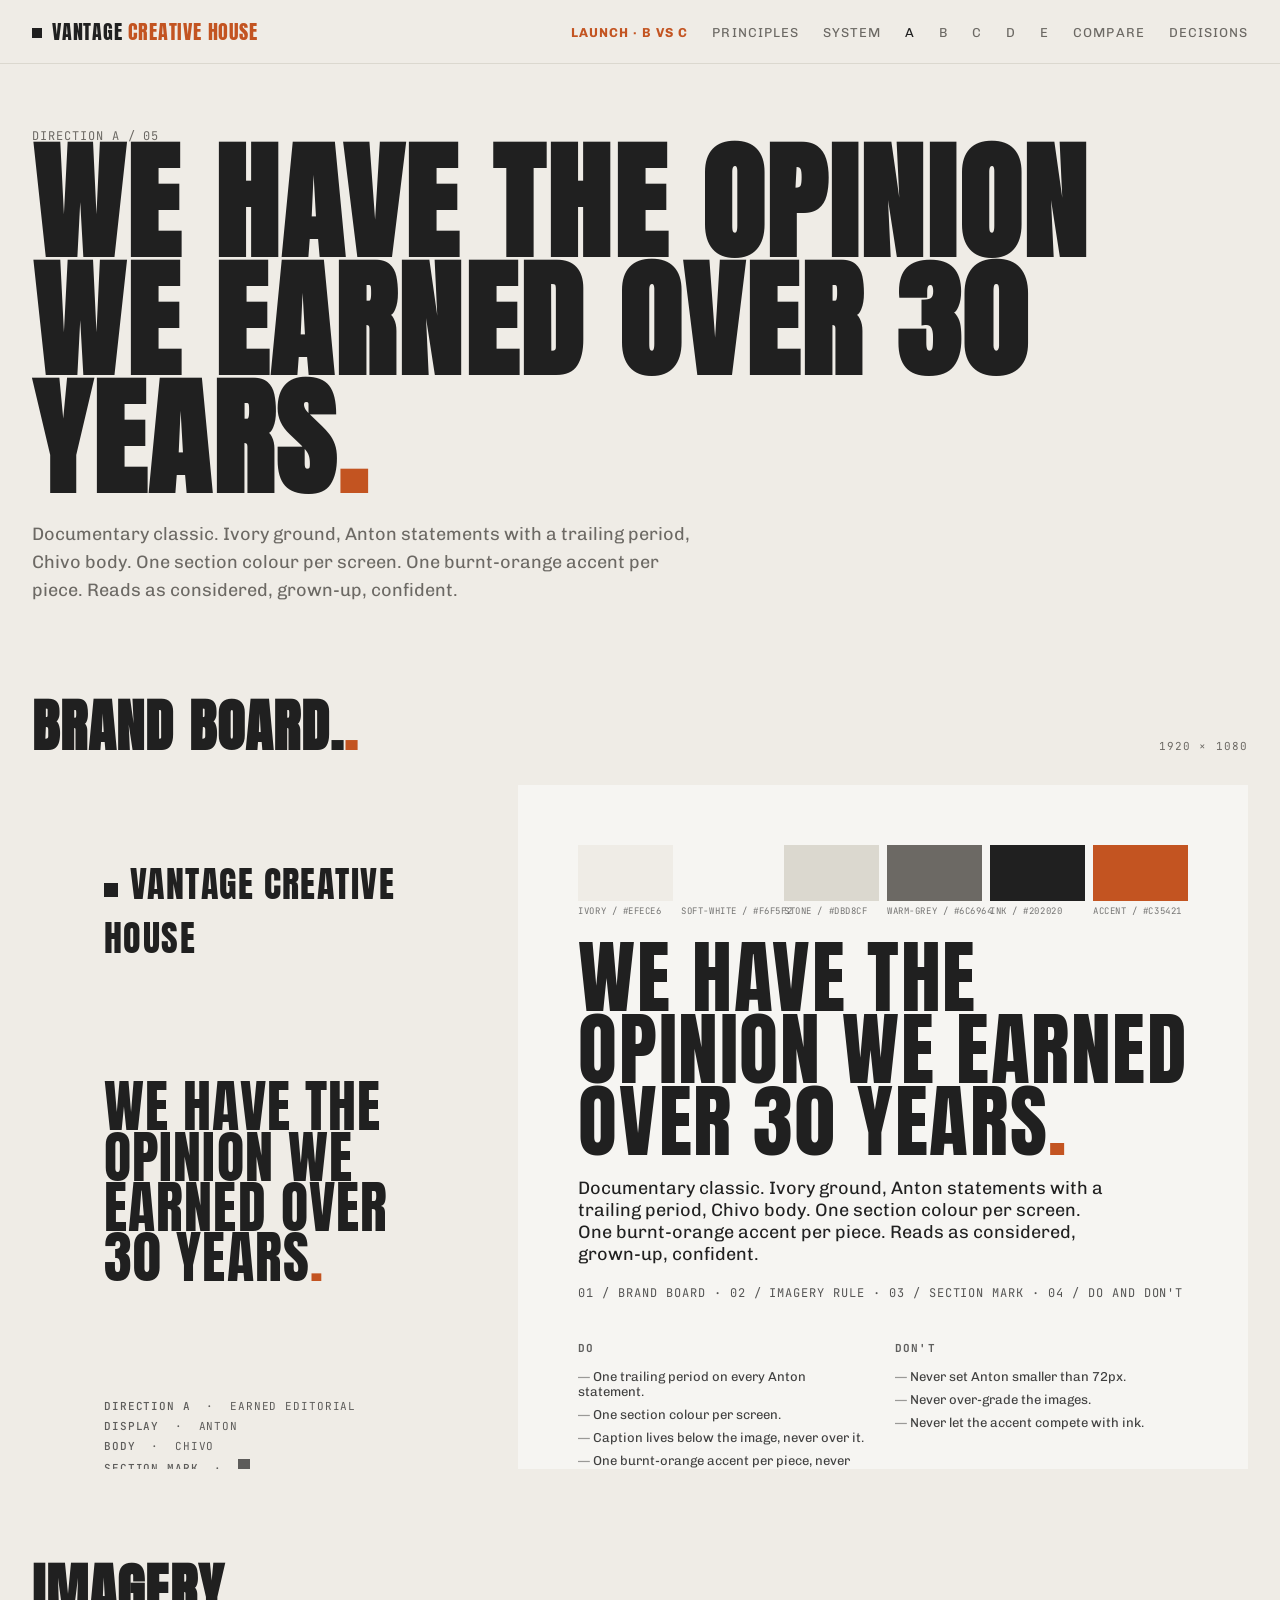
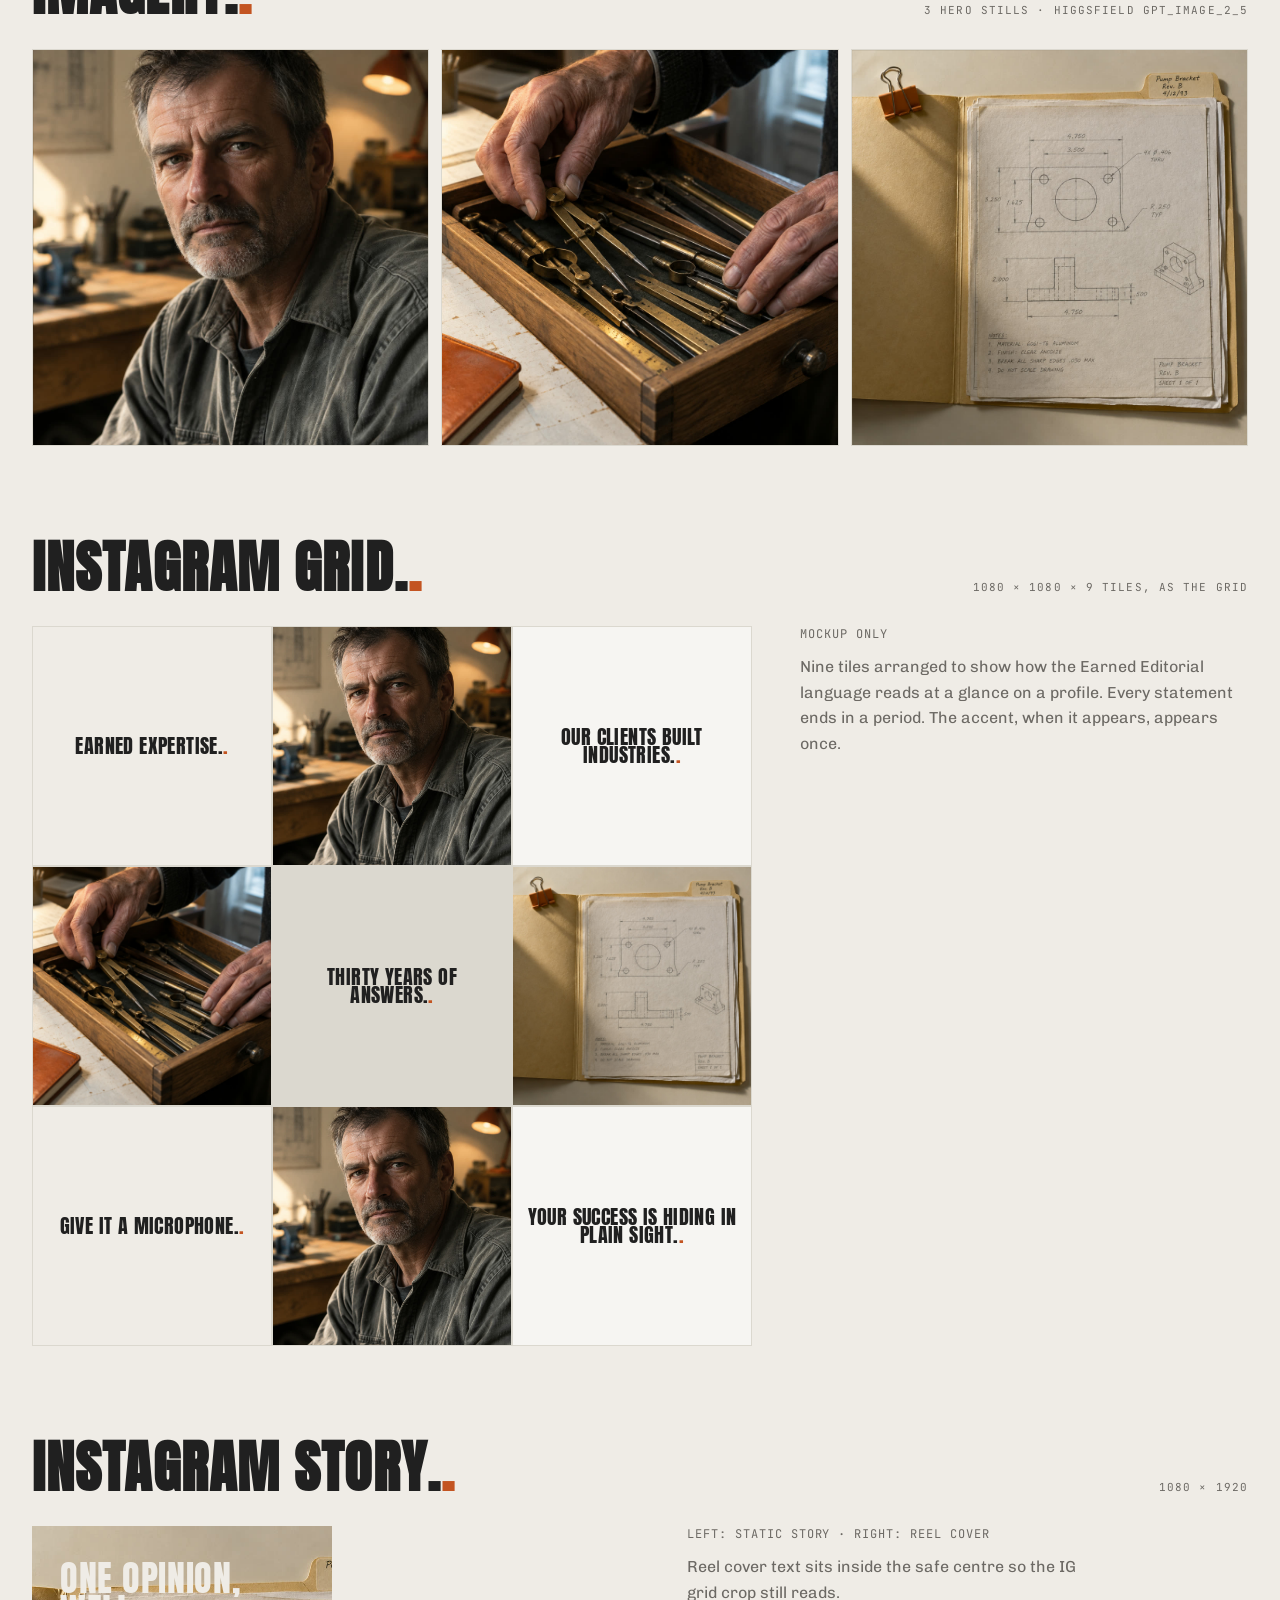
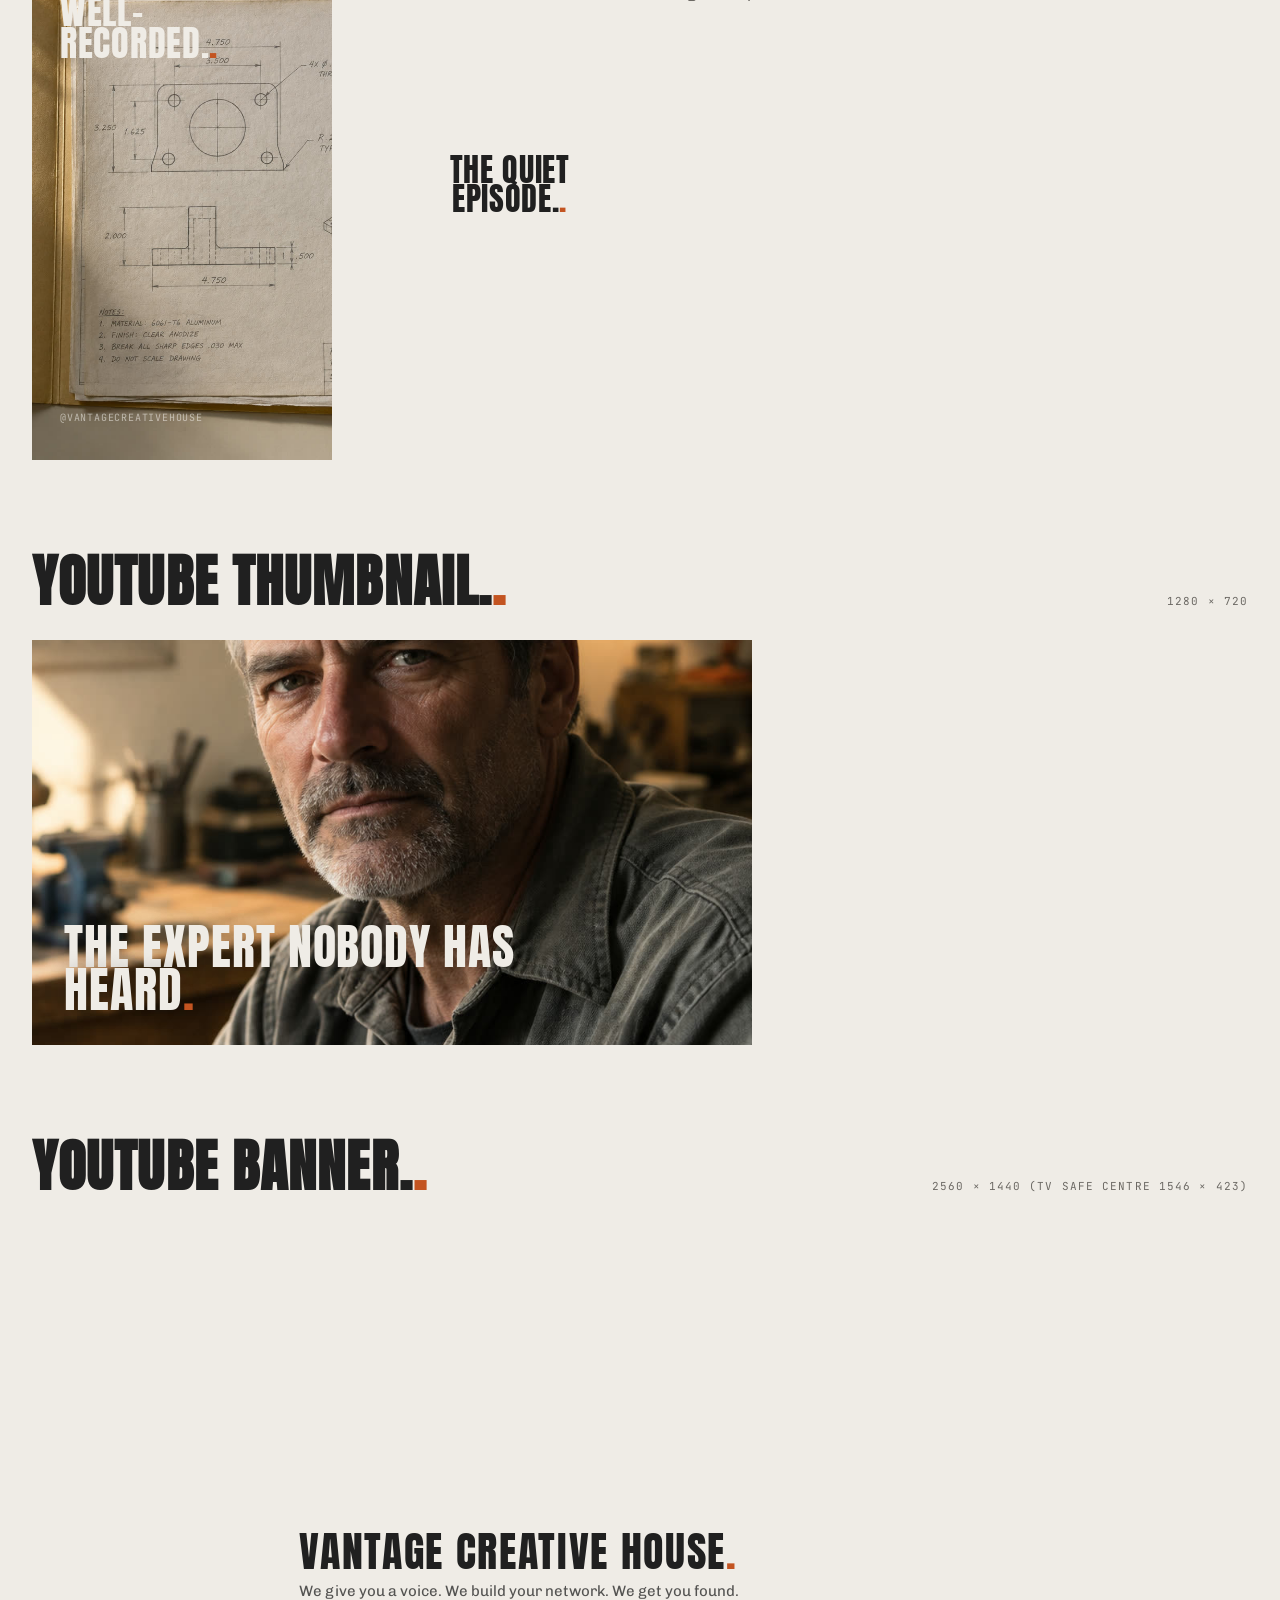
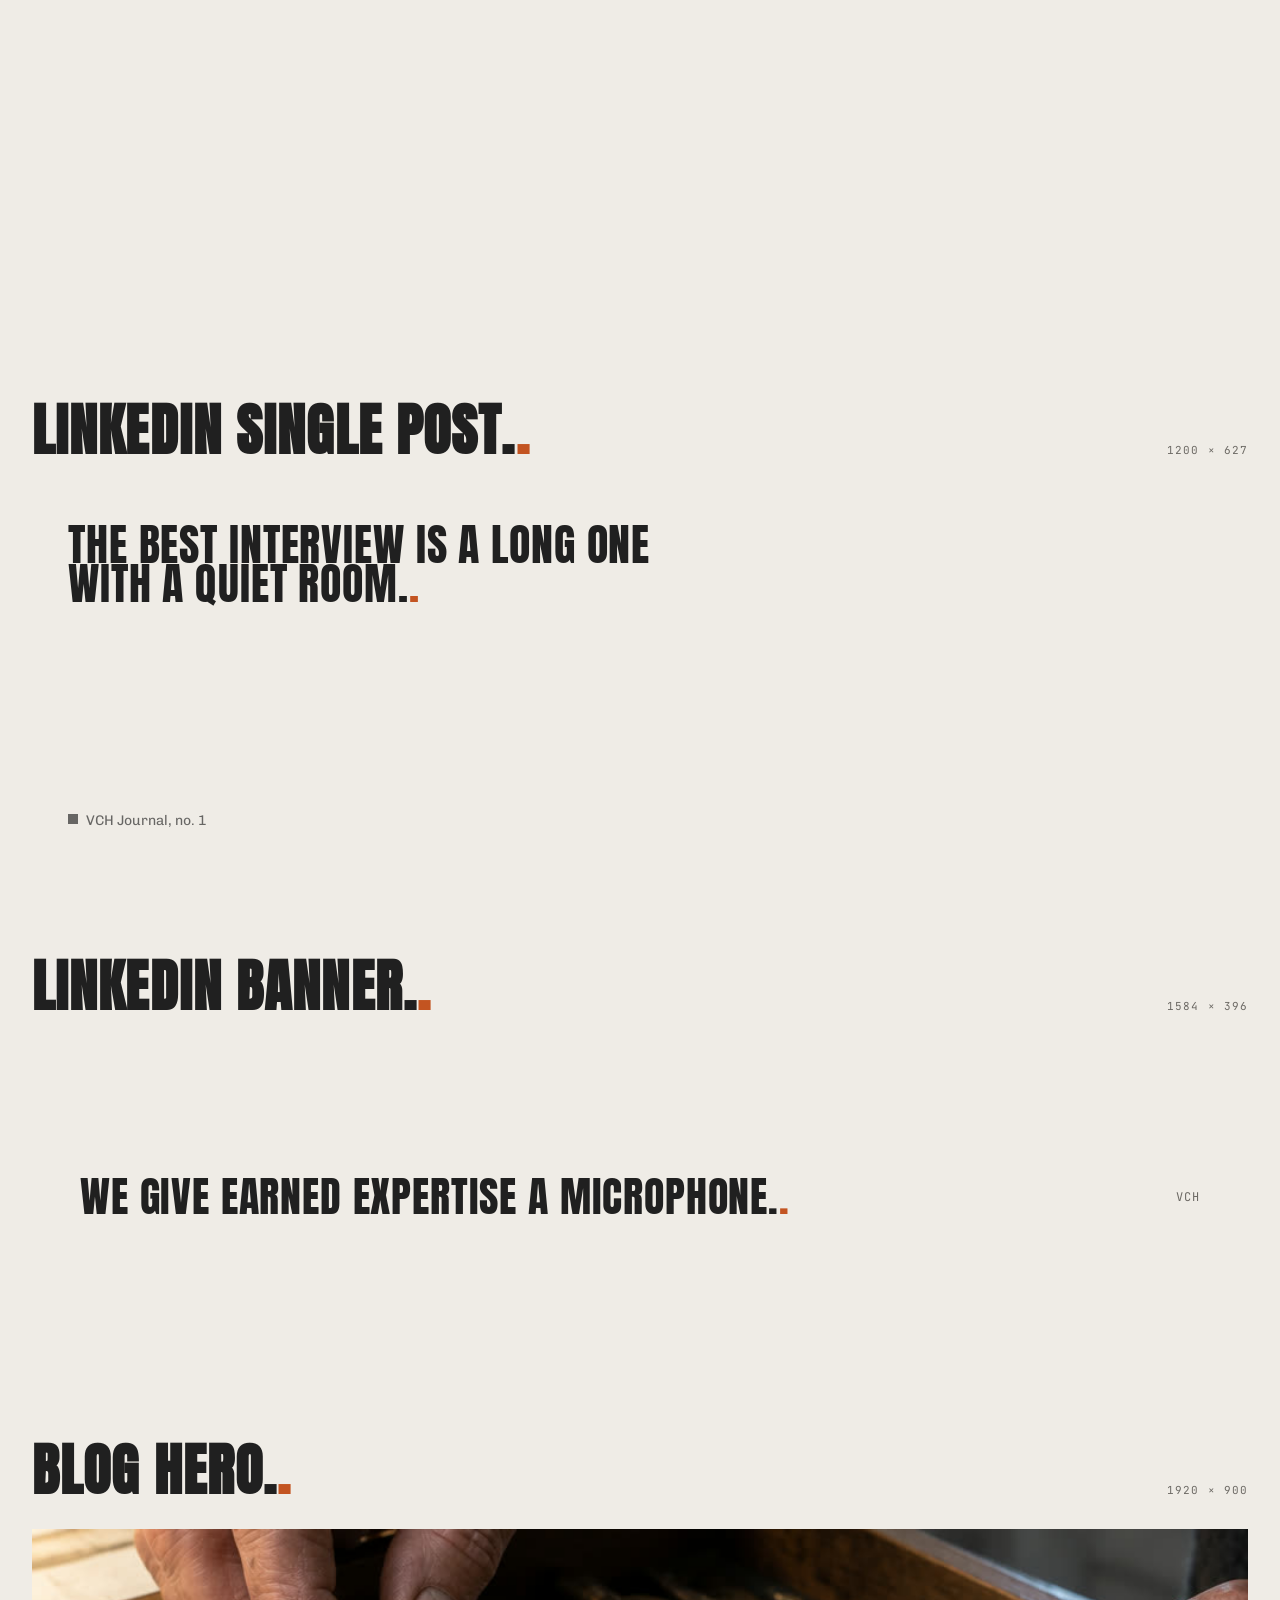
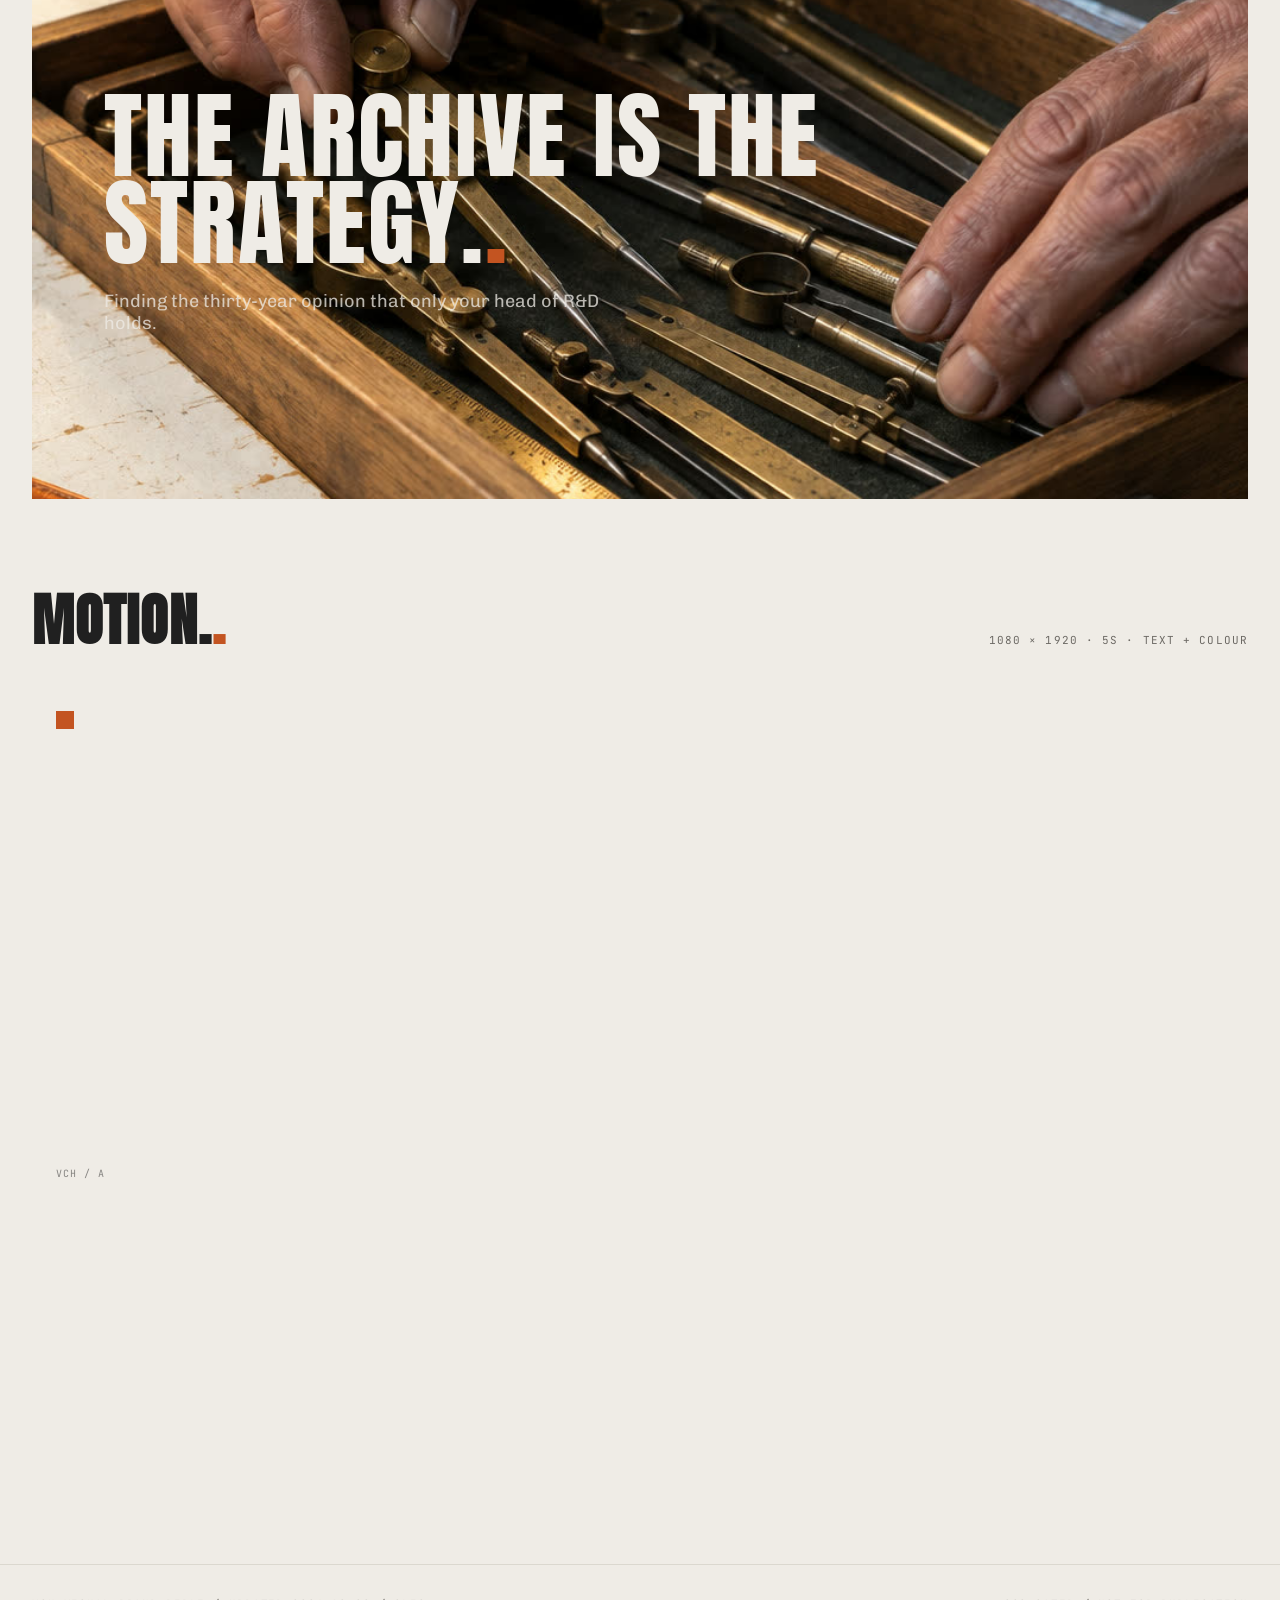
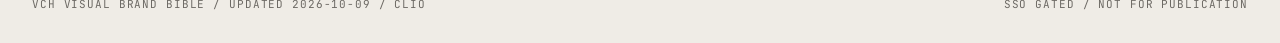
<file: dir-A.html>
<!doctype html><html lang="en"><head>
<meta charset="utf-8">
<meta name="viewport" content="width=device-width,initial-scale=1">
<title>Direction A: Earned Editorial — VCH Visual Brand Bible</title>
<link rel="preconnect" href="https://fonts.googleapis.com">
<link rel="preconnect" href="https://fonts.gstatic.com" crossorigin>
<link href="https://fonts.googleapis.com/css2?family=Anton&family=Chivo:wght@300;400;500;600&family=Caveat:wght@500&family=JetBrains+Mono:wght@400;500&display=swap" rel="stylesheet">
<link rel="stylesheet" href="css/tokens.css">
<link rel="stylesheet" href="css/base.css">
</head><body>
<nav class="site-nav">
  <a class="mark" href="index.html">Vantage <b>Creative House</b></a>
  <ul>
    <li><a class="item " href="launch.html"><b style="color:var(--burnt-orange);">Launch · B vs C</b></a></li>
    <li><a class="item " href="principles.html">Principles</a></li>
    <li><a class="item " href="system.html">System</a></li>
    <li><a class="item active" href="dir-A.html">A</a></li>
    <li><a class="item " href="dir-B.html">B</a></li>
    <li><a class="item " href="dir-C.html">C</a></li>
    <li><a class="item " href="dir-D.html">D</a></li>
    <li><a class="item " href="dir-E.html">E</a></li>
    <li><a class="item " href="comparison.html">Compare</a></li>
    <li><a class="item " href="decisions.html">Decisions</a></li>
  </ul>
</nav>
<main data-dir="A" style="background:var(--ground);color:var(--fg-ink);">
  <div class="meta" style="color:var(--fg-body);">Direction A / 05</div>
  <h1 class="page-title" style="color:var(--fg-ink);">We have the opinion we earned over 30 years</h1>
  <p class="page-subtitle" style="color:var(--fg-body);">Documentary classic. Ivory ground, Anton statements with a trailing period, Chivo body. One section colour per screen. One burnt-orange accent per piece. Reads as considered, grown-up, confident.</p>

  <section class="section">
    <div class="section-head"><h2>Brand board.</h2><span class="label">1920 × 1080</span></div>
    
    <div class="brand-board" data-dir="A">
      <div class="left">
        <div class="wordmark">Vantage Creative House</div>
        <div class="principle">We have the opinion we earned over 30 years</div>
        <div class="meta-lines">
          <div class="ml"><b>Direction A</b> &nbsp;·&nbsp; Earned Editorial</div>
          <div class="ml"><b>Display</b> &nbsp;·&nbsp; Anton</div>
          <div class="ml"><b>Body</b> &nbsp;·&nbsp; Chivo</div>
          <div class="ml"><b>Section mark</b> &nbsp;·&nbsp; <span class="mark-sq"></span></div>
        </div>
      </div>
      <div class="right">
        <div class="palette">
          <div class="chip" data-name="ivory / #EFECE6" style="background:#EFECE6;"></div><div class="chip" data-name="soft-white / #F6F5F2" style="background:#F6F5F2;"></div><div class="chip" data-name="stone / #DBD8CF" style="background:#DBD8CF;"></div><div class="chip" data-name="warm-grey / #6C6964" style="background:#6C6964;"></div><div class="chip" data-name="ink / #202020" style="background:#202020;"></div><div class="chip" data-name="accent / #C35421" style="background:#C35421;"></div>
        </div>
        <div class="type">
          <div class="d">We have the opinion we earned over 30 years</div>
          <div class="b">Documentary classic. Ivory ground, Anton statements with a trailing period, Chivo body. One section colour per screen. One burnt-orange accent per piece. Reads as considered, grown-up, confident.</div>
          <div class="m">01 / brand board · 02 / imagery rule · 03 / section mark · 04 / do and don't</div>
        </div>
        <div class="rules">
          <div class="r">
            <h4>Do</h4>
            <ul><li>One trailing period on every Anton statement.</li><li>One section colour per screen.</li><li>Caption lives below the image, never over it.</li><li>One burnt-orange accent per piece, never two.</li></ul>
          </div>
          <div class="r">
            <h4>Don't</h4>
            <ul><li>Never set Anton smaller than 72px.</li><li>Never over-grade the images.</li><li>Never let the accent compete with ink.</li></ul>
          </div>
        </div>
      </div>
    </div>
  </section>

  <section class="section">
    <div class="section-head"><h2>Imagery.</h2><span class="label">3 hero stills · Higgsfield gpt_image_2_5</span></div>
    
    <div class="grid g-3" style="gap:var(--sp-3);">
      <div style="aspect-ratio:1/1;background-image:url('img/directions/A1_expert_portrait.jpg');background-size:cover;background-position:center;border:1px solid var(--fg-field);"></div><div style="aspect-ratio:1/1;background-image:url('img/directions/A2_hands_drafting.jpg');background-size:cover;background-position:center;border:1px solid var(--fg-field);"></div><div style="aspect-ratio:1/1;background-image:url('img/directions/A3_archive_folder.jpg');background-size:cover;background-position:center;border:1px solid var(--fg-field);"></div>
    </div>
  </section>

  <section class="section">
    <div class="section-head"><h2>Instagram grid.</h2><span class="label">1080 × 1080 × 9 tiles, as the grid</span></div>
    <div style="display:flex;gap:var(--sp-7);align-items:flex-start;flex-wrap:wrap;">
      <div class="ig-grid" style="max-width:720px;">
        <div class="ig-tile statement"><div class="t">Earned expertise.</div></div><div class="ig-tile photo" style="background-image:url('img/directions/A1_expert_portrait.jpg');"></div><div class="ig-tile statement alt"><div class="t">Our clients built industries.</div></div><div class="ig-tile photo" style="background-image:url('img/directions/A2_hands_drafting.jpg');"></div><div class="ig-tile statement field"><div class="t">Thirty years of answers.</div></div><div class="ig-tile photo" style="background-image:url('img/directions/A3_archive_folder.jpg');"></div><div class="ig-tile statement"><div class="t">Give it a microphone.</div></div><div class="ig-tile photo" style="background-image:url('img/directions/A1_expert_portrait.jpg');"></div><div class="ig-tile statement alt"><div class="t">Your success is hiding in plain sight.</div></div>
      </div>
      <div style="flex:1;min-width:280px;">
        <div class="meta" style="color:var(--fg-body);margin-bottom:var(--sp-3);">Mockup only</div>
        <div class="b-body" style="color:var(--fg-body);">Nine tiles arranged to show how the Earned Editorial language reads at a glance on a profile. Every statement ends in a period. The accent, when it appears, appears once.</div>
      </div>
    </div>
  </section>

  <section class="section">
    <div class="section-head"><h2>Instagram story.</h2><span class="label">1080 × 1920</span></div>
    <div style="display:flex;gap:var(--sp-6);align-items:flex-start;">
      <div class="ig-story photo" style="background-image:url('img/directions/A3_archive_folder.jpg');"><div class="t">One opinion, well-recorded.</div><div class="foot">@vantagecreativehouse</div></div>
      <div class="ig-reel"><div class="t">The quiet episode.</div></div>
      <div style="flex:1;max-width:420px;">
        <div class="meta" style="color:var(--fg-body);margin-bottom:var(--sp-3);">Left: static story · Right: reel cover</div>
        <div class="b-body" style="color:var(--fg-body);">Reel cover text sits inside the safe centre so the IG grid crop still reads.</div>
      </div>
    </div>
  </section>

  <section class="section">
    <div class="section-head"><h2>YouTube thumbnail.</h2><span class="label">1280 × 720</span></div>
    <div class="yt-thumb photo" style="background-image:url('img/directions/A1_expert_portrait.jpg');"><div class="t">The expert nobody has heard</div></div>
  </section>

  <section class="section">
    <div class="section-head"><h2>YouTube banner.</h2><span class="label">2560 × 1440 (TV safe centre 1546 × 423)</span></div>
    <div class="yt-banner"><div class="safe"><div class="t">Vantage Creative House</div><div class="b">We give you a voice. We build your network. We get you found.</div></div></div>
  </section>

  <section class="section">
    <div class="section-head"><h2>LinkedIn single post.</h2><span class="label">1200 × 627</span></div>
    <div class="li-post"><div class="t">The best interview is a long one with a quiet room.</div><div class="sub">VCH Journal, no. 1</div></div>
  </section>

  <section class="section">
    <div class="section-head"><h2>LinkedIn banner.</h2><span class="label">1584 × 396</span></div>
    <div class="li-banner"><div class="t">We give earned expertise a microphone.</div><div class="meta">VCH</div></div>
  </section>

  <section class="section">
    <div class="section-head"><h2>Blog hero.</h2><span class="label">1920 × 900</span></div>
    <div class="blog-hero photo" style="background-image:url('img/directions/A2_hands_drafting.jpg');color:var(--ivory);"><div><div class="t">The archive is the strategy.</div><div class="sub">Finding the thirty-year opinion that only your head of R&amp;D holds.</div></div></div>
  </section>

  <section class="section">
    <div class="section-head"><h2>Motion.</h2><span class="label">1080 × 1920 · 5s · text + colour</span></div>
    <div class="motion-card">
      
    <div class="motion-anim" style="background:var(--ground);color:var(--fg-ink);">
      <div class="motion-sq" style="background:var(--fg-accent);"></div>
      <div class="motion-text">
        <span class="motion-line">WE GIVE EARNED EXPERTISE A MICROPHONE</span><span class="motion-dot" style="color:var(--fg-accent);">.</span>
      </div>
      <div class="motion-foot" style="color:var(--fg-ink);opacity:0.5;">VCH / A</div>
    </div>
    </div>
  </section>
</main><footer class="site">
  <div>VCH Visual Brand Bible / Updated 2026-10-09 / Clio</div>
  <div>SSO gated / Not for publication</div>
</footer>
</body></html>
</file>
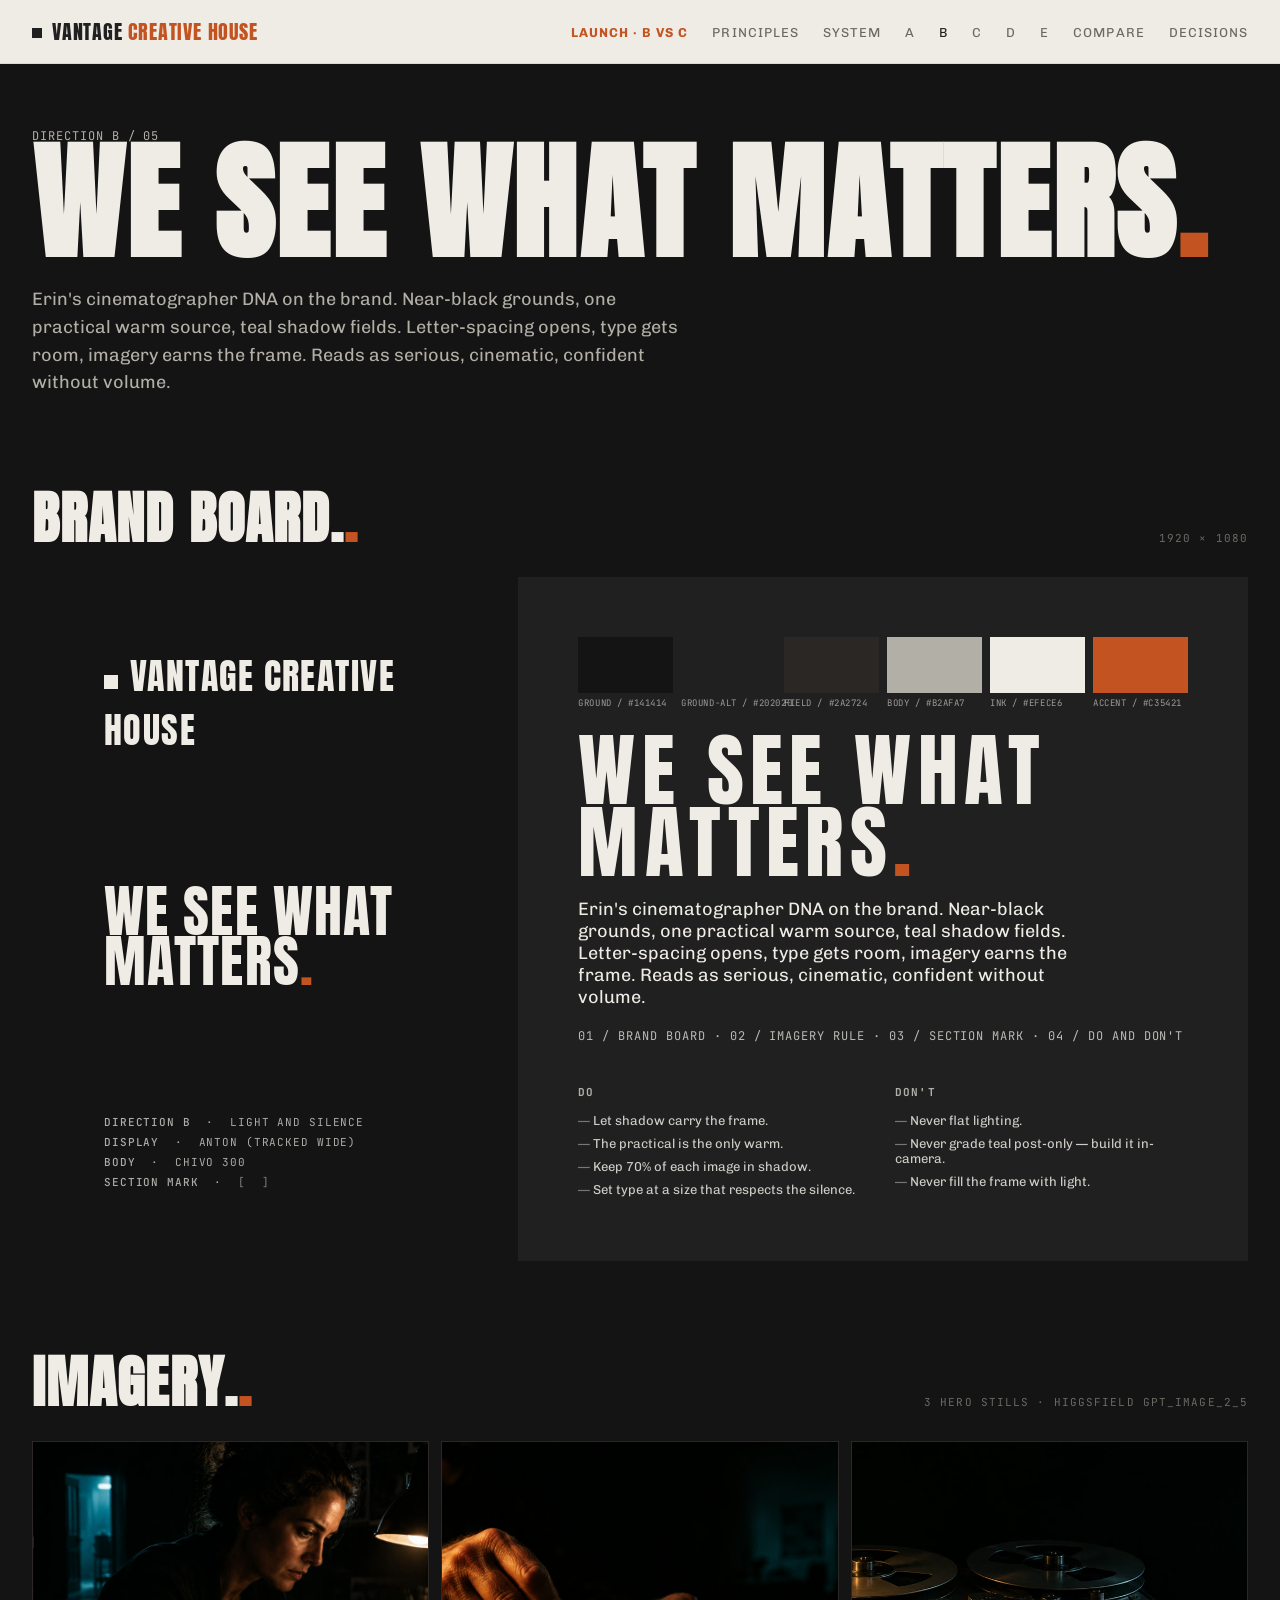
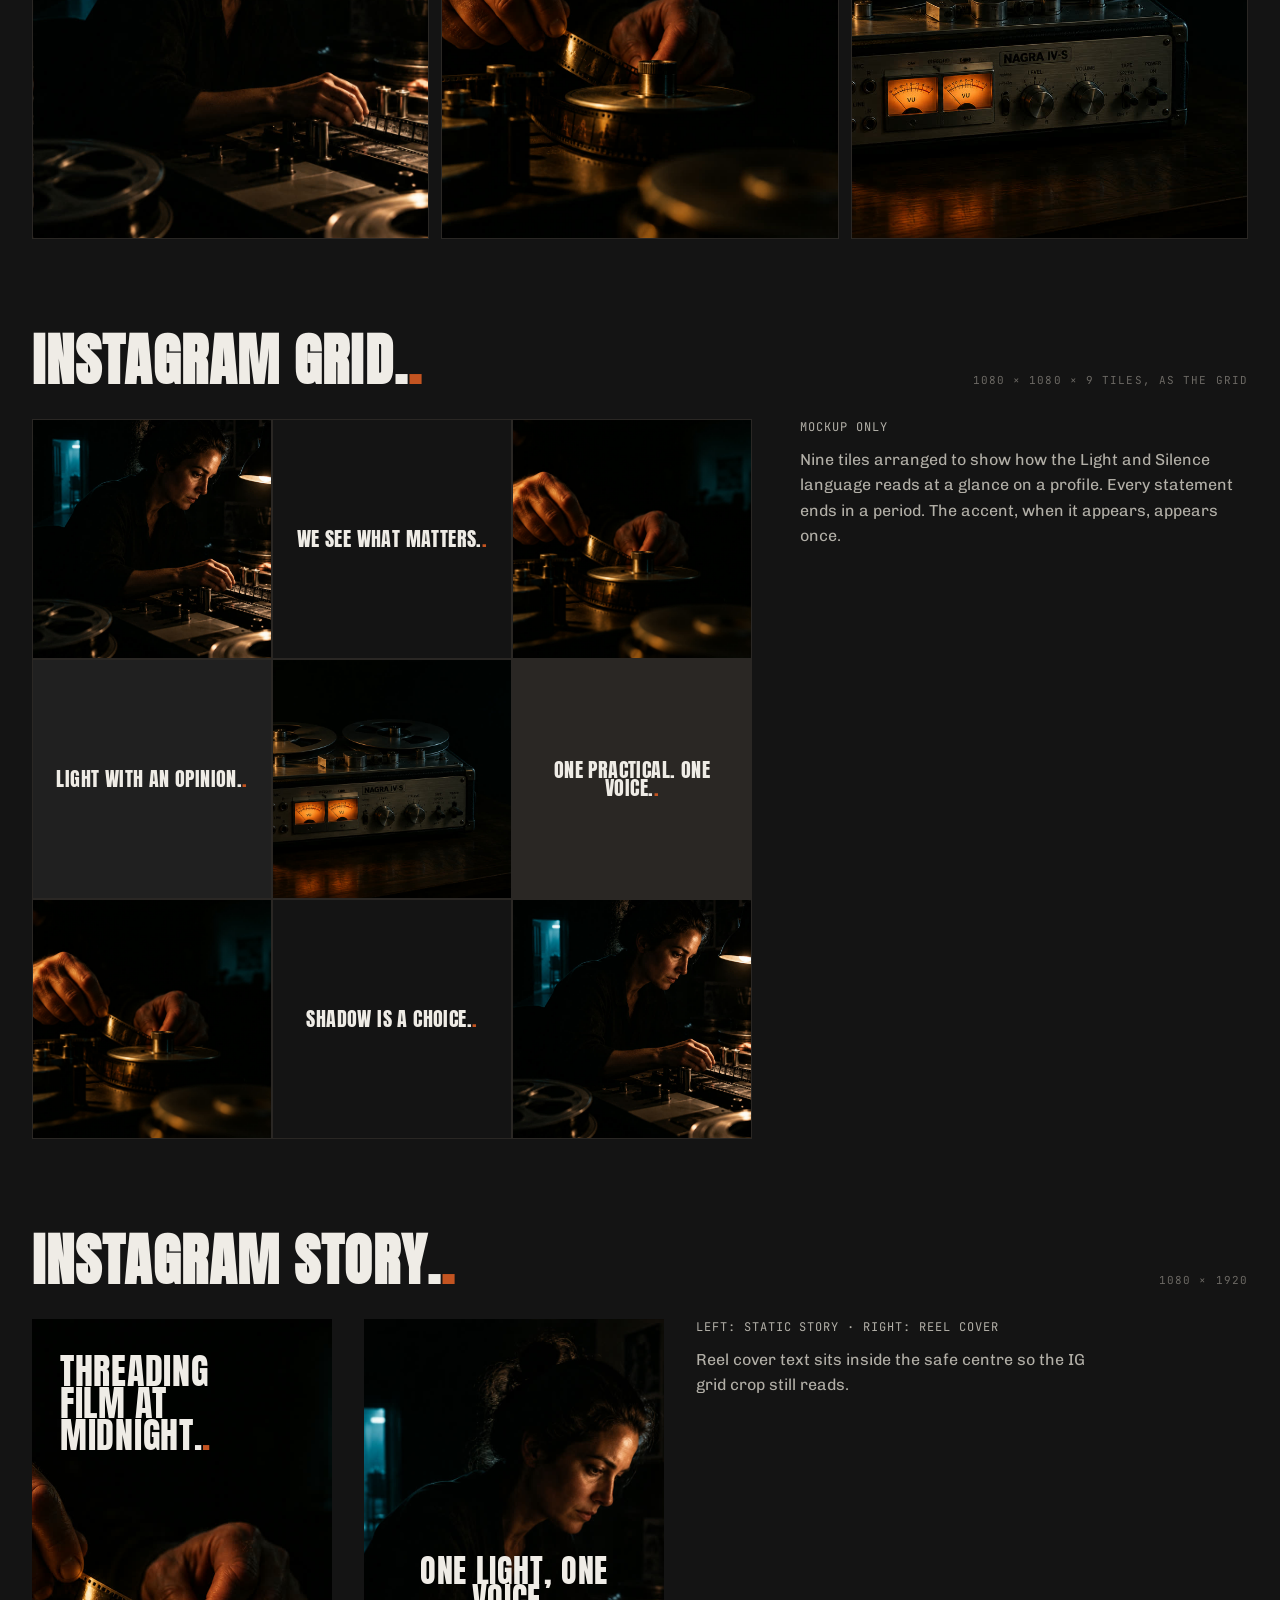
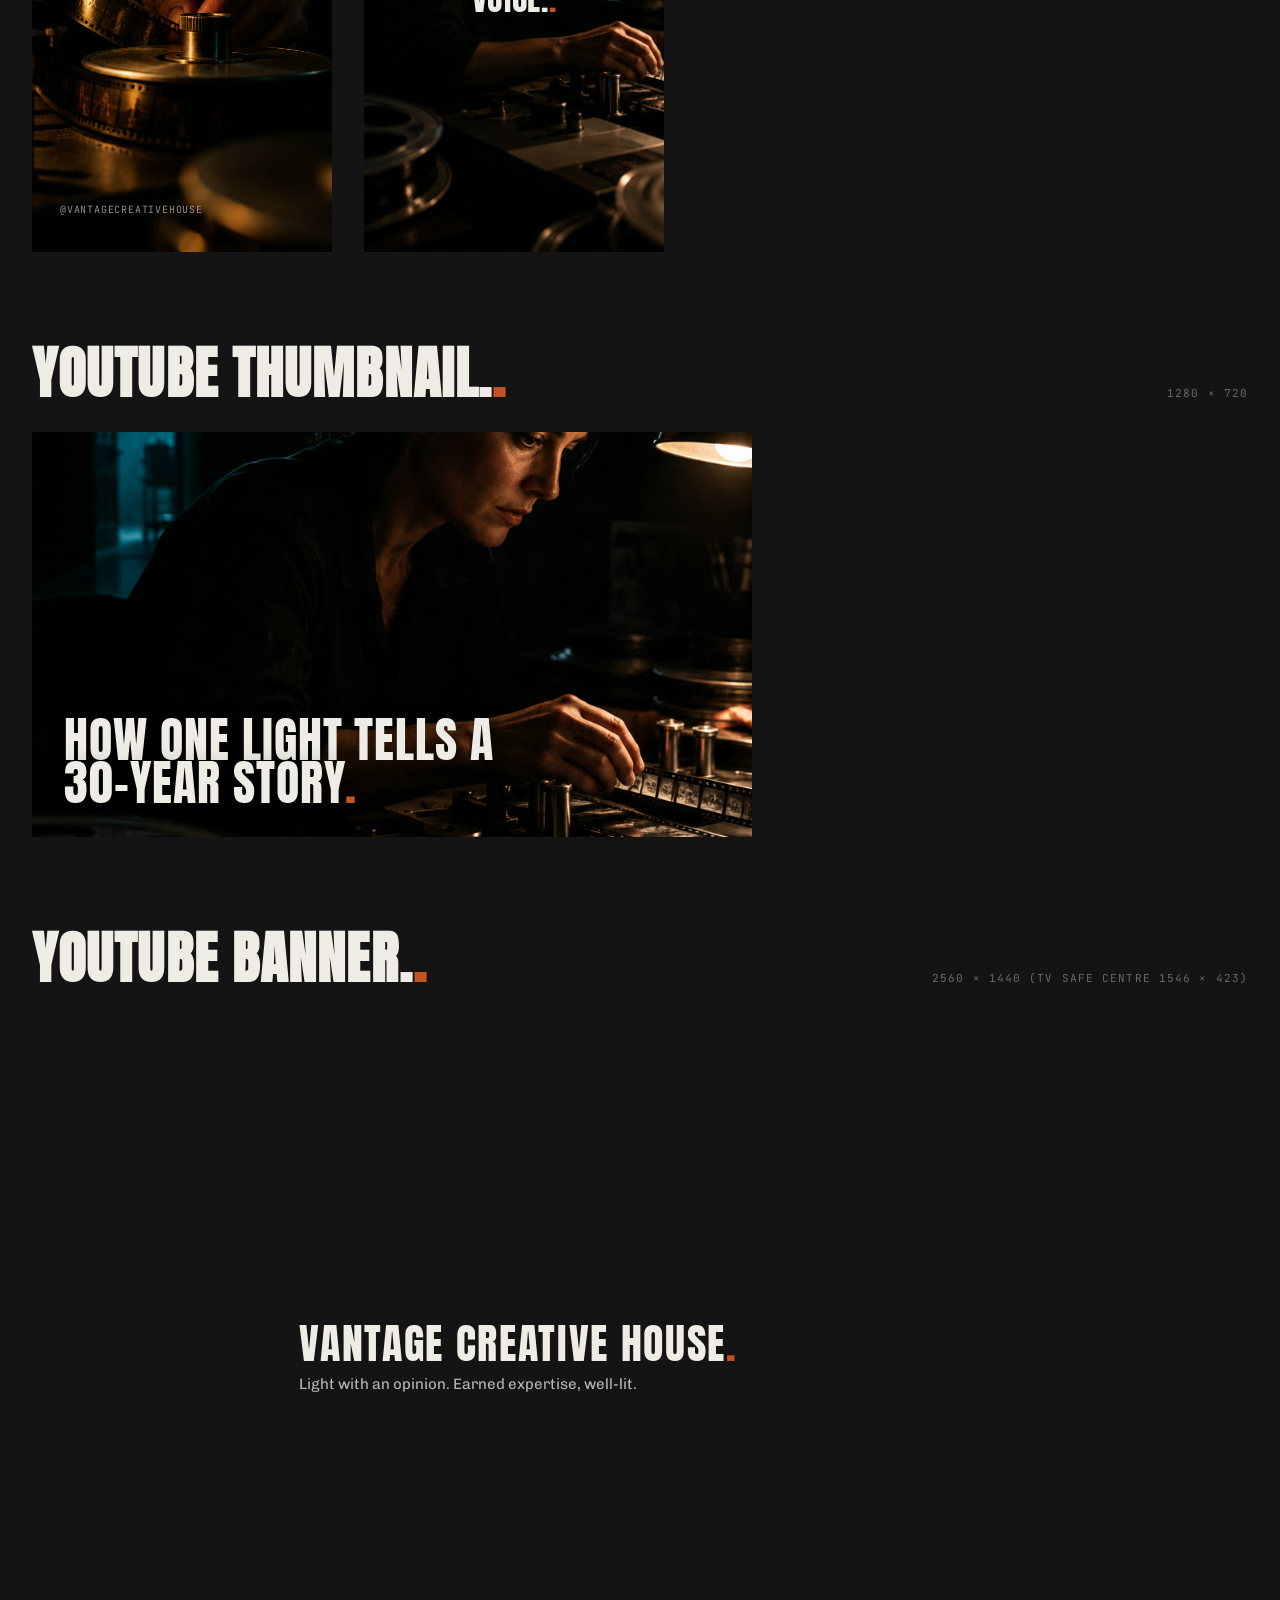
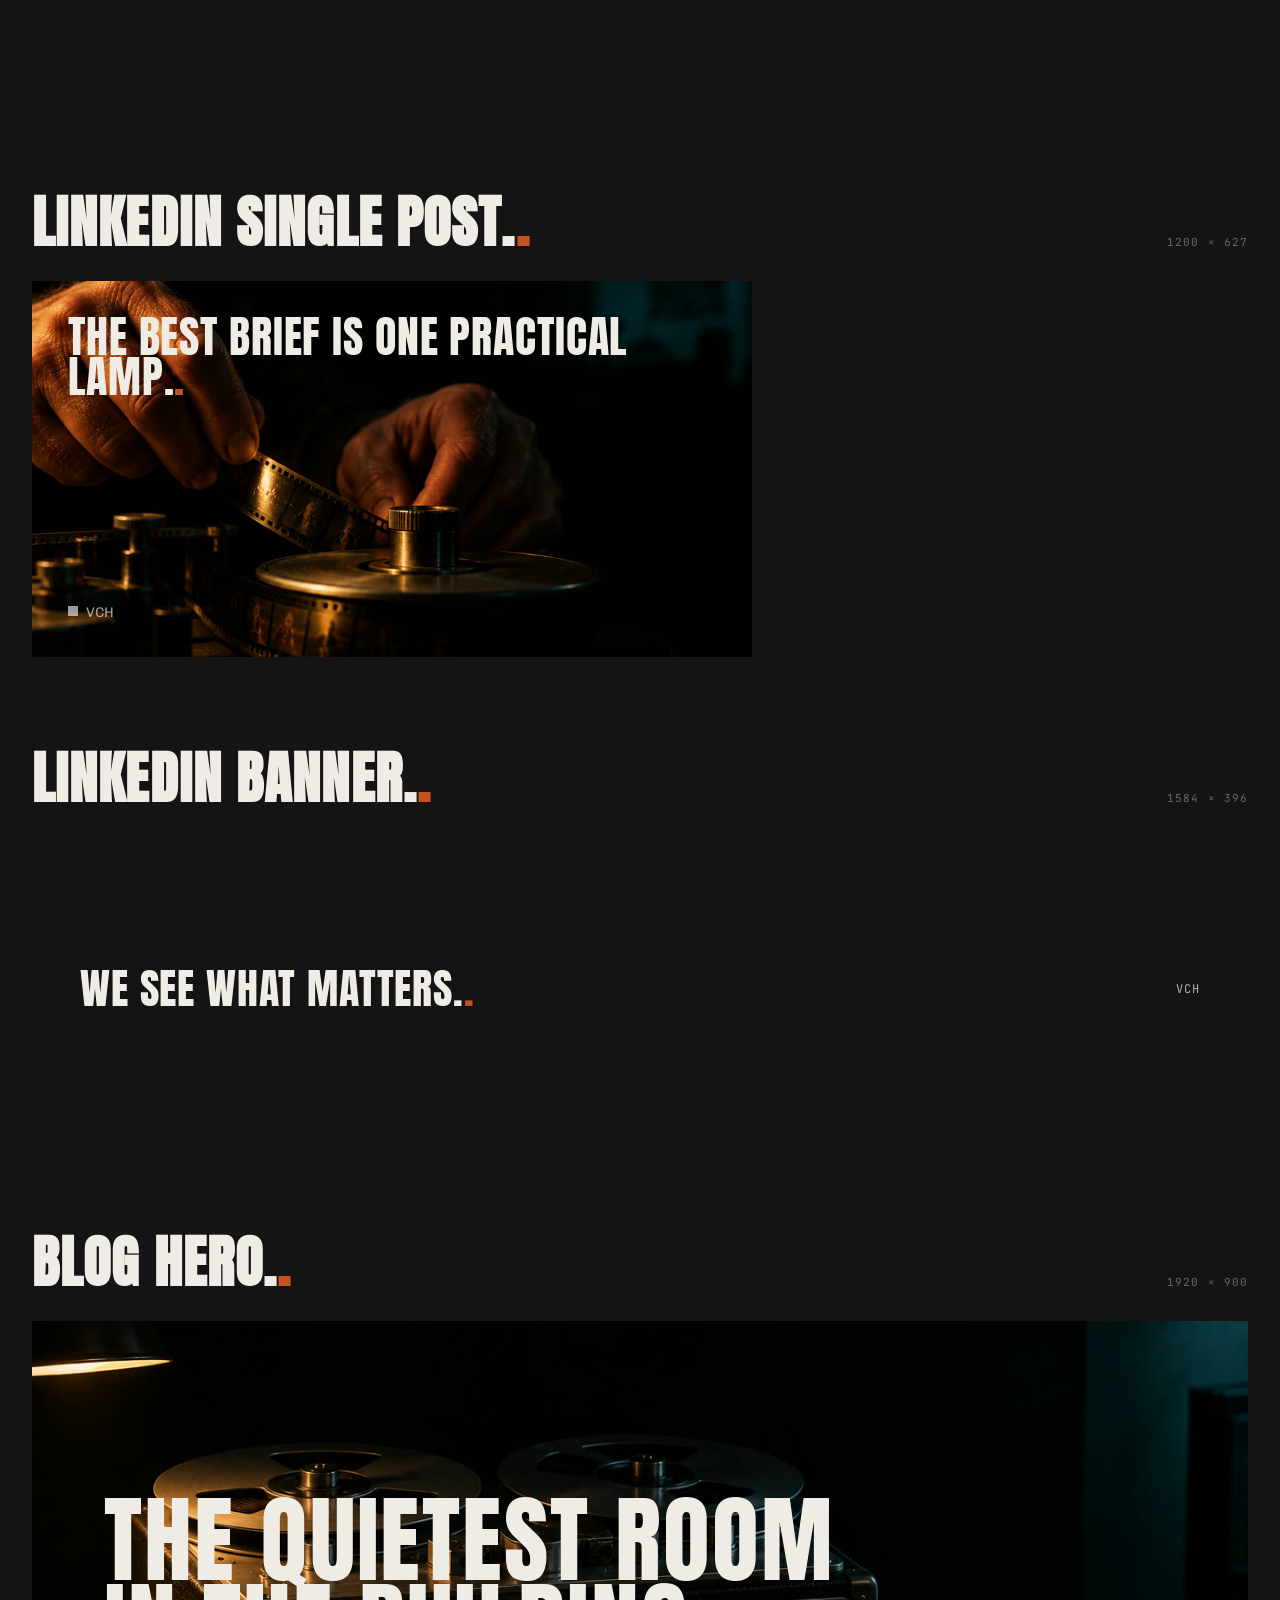
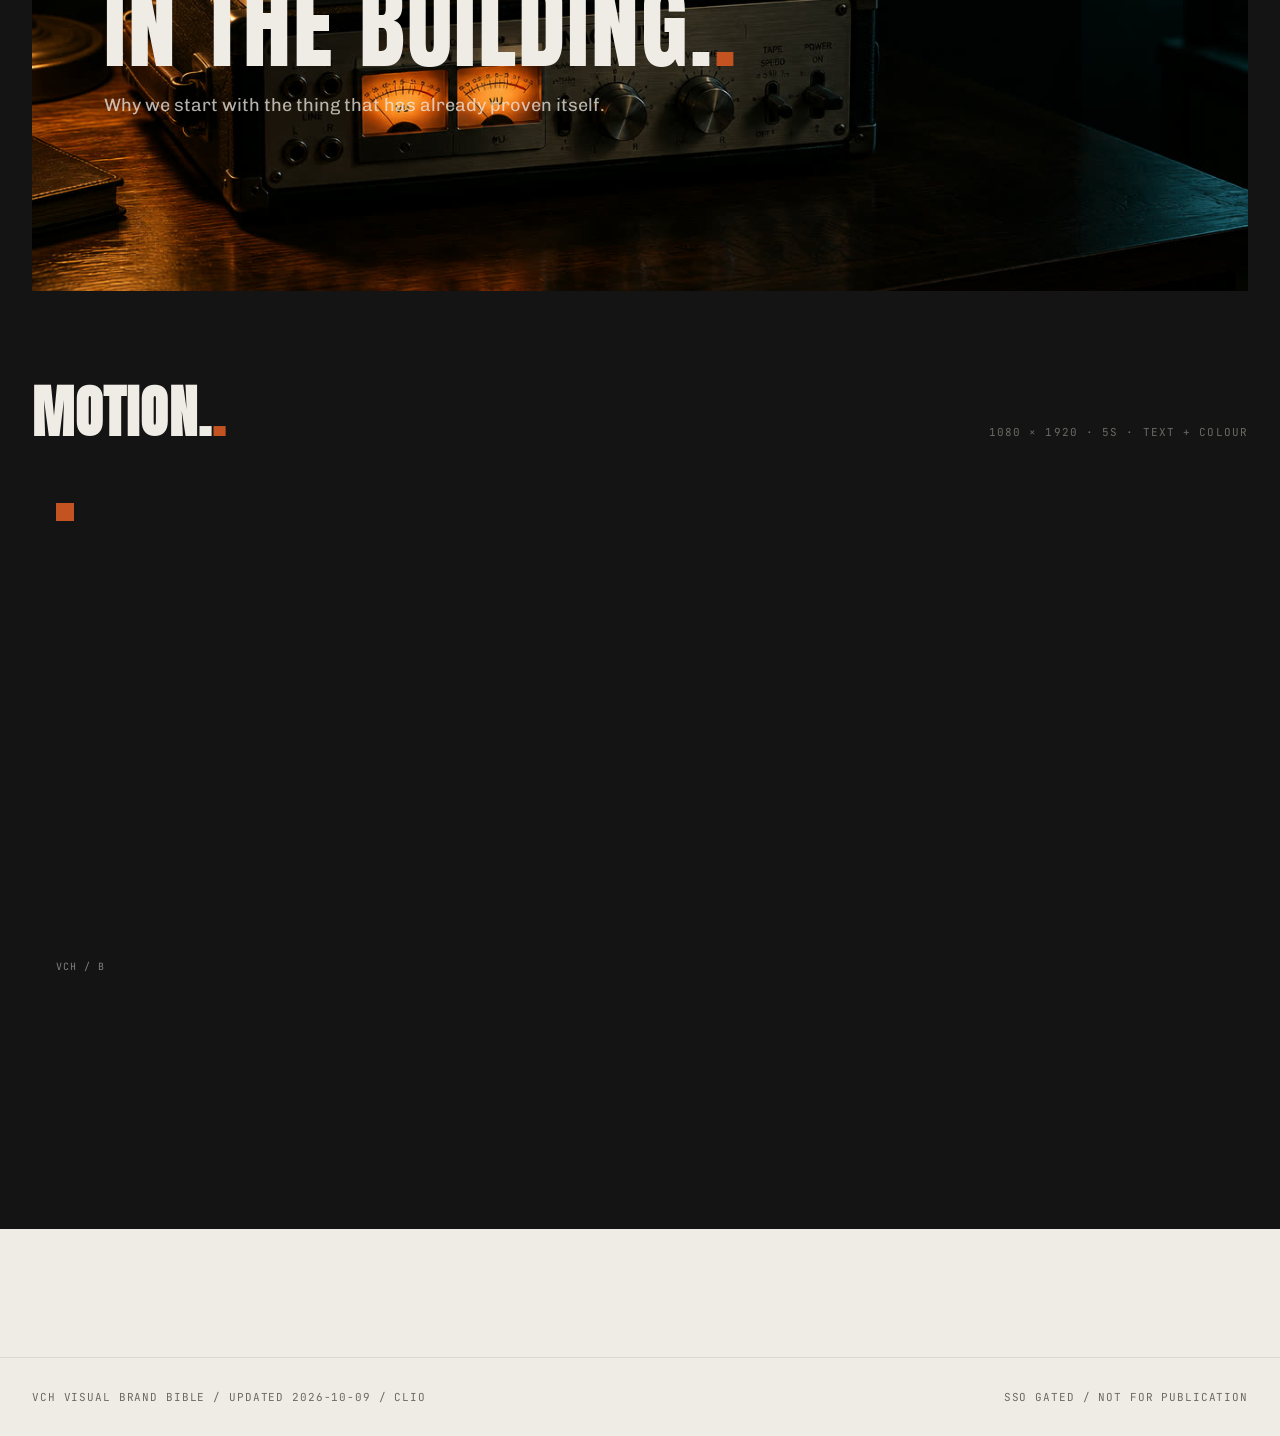
<file: dir-B.html>
<!doctype html><html lang="en"><head>
<meta charset="utf-8">
<meta name="viewport" content="width=device-width,initial-scale=1">
<title>Direction B: Light and Silence — VCH Visual Brand Bible</title>
<link rel="preconnect" href="https://fonts.googleapis.com">
<link rel="preconnect" href="https://fonts.gstatic.com" crossorigin>
<link href="https://fonts.googleapis.com/css2?family=Anton&family=Chivo:wght@300;400;500;600&family=Caveat:wght@500&family=JetBrains+Mono:wght@400;500&display=swap" rel="stylesheet">
<link rel="stylesheet" href="css/tokens.css">
<link rel="stylesheet" href="css/base.css">
</head><body>
<nav class="site-nav">
  <a class="mark" href="index.html">Vantage <b>Creative House</b></a>
  <ul>
    <li><a class="item " href="launch.html"><b style="color:var(--burnt-orange);">Launch · B vs C</b></a></li>
    <li><a class="item " href="principles.html">Principles</a></li>
    <li><a class="item " href="system.html">System</a></li>
    <li><a class="item " href="dir-A.html">A</a></li>
    <li><a class="item active" href="dir-B.html">B</a></li>
    <li><a class="item " href="dir-C.html">C</a></li>
    <li><a class="item " href="dir-D.html">D</a></li>
    <li><a class="item " href="dir-E.html">E</a></li>
    <li><a class="item " href="comparison.html">Compare</a></li>
    <li><a class="item " href="decisions.html">Decisions</a></li>
  </ul>
</nav>
<main data-dir="B" style="background:var(--ground);color:var(--fg-ink);">
  <div class="meta" style="color:var(--fg-body);">Direction B / 05</div>
  <h1 class="page-title" style="color:var(--fg-ink);">We see what matters</h1>
  <p class="page-subtitle" style="color:var(--fg-body);">Erin's cinematographer DNA on the brand. Near-black grounds, one practical warm source, teal shadow fields. Letter-spacing opens, type gets room, imagery earns the frame. Reads as serious, cinematic, confident without volume.</p>

  <section class="section">
    <div class="section-head"><h2>Brand board.</h2><span class="label">1920 × 1080</span></div>
    
    <div class="brand-board" data-dir="B">
      <div class="left">
        <div class="wordmark">Vantage Creative House</div>
        <div class="principle">We see what matters</div>
        <div class="meta-lines">
          <div class="ml"><b>Direction B</b> &nbsp;·&nbsp; Light and Silence</div>
          <div class="ml"><b>Display</b> &nbsp;·&nbsp; Anton (tracked wide)</div>
          <div class="ml"><b>Body</b> &nbsp;·&nbsp; Chivo 300</div>
          <div class="ml"><b>Section mark</b> &nbsp;·&nbsp; <span class="mark-bracket">[&nbsp;&nbsp;]</span></div>
        </div>
      </div>
      <div class="right">
        <div class="palette">
          <div class="chip" data-name="ground / #141414" style="background:#141414;"></div><div class="chip" data-name="ground-alt / #202020" style="background:#202020;"></div><div class="chip" data-name="field / #2A2724" style="background:#2A2724;"></div><div class="chip" data-name="body / #B2AFA7" style="background:#B2AFA7;"></div><div class="chip" data-name="ink / #EFECE6" style="background:#EFECE6;"></div><div class="chip" data-name="accent / #C35421" style="background:#C35421;"></div>
        </div>
        <div class="type">
          <div class="d">We see what matters</div>
          <div class="b">Erin's cinematographer DNA on the brand. Near-black grounds, one practical warm source, teal shadow fields. Letter-spacing opens, type gets room, imagery earns the frame. Reads as serious, cinematic, confident without volume.</div>
          <div class="m">01 / brand board · 02 / imagery rule · 03 / section mark · 04 / do and don't</div>
        </div>
        <div class="rules">
          <div class="r">
            <h4>Do</h4>
            <ul><li>Let shadow carry the frame.</li><li>The practical is the only warm.</li><li>Keep 70% of each image in shadow.</li><li>Set type at a size that respects the silence.</li></ul>
          </div>
          <div class="r">
            <h4>Don't</h4>
            <ul><li>Never flat lighting.</li><li>Never grade teal post-only — build it in-camera.</li><li>Never fill the frame with light.</li></ul>
          </div>
        </div>
      </div>
    </div>
  </section>

  <section class="section">
    <div class="section-head"><h2>Imagery.</h2><span class="label">3 hero stills · Higgsfield gpt_image_2_5</span></div>
    
    <div class="grid g-3" style="gap:var(--sp-3);">
      <div style="aspect-ratio:1/1;background-image:url('img/directions/B1_chiaroscuro_portrait.jpg');background-size:cover;background-position:center;border:1px solid var(--fg-field);"></div><div style="aspect-ratio:1/1;background-image:url('img/directions/B2_hands_by_lamp.jpg');background-size:cover;background-position:center;border:1px solid var(--fg-field);"></div><div style="aspect-ratio:1/1;background-image:url('img/directions/B3_nagra_still.jpg');background-size:cover;background-position:center;border:1px solid var(--fg-field);"></div>
    </div>
  </section>

  <section class="section">
    <div class="section-head"><h2>Instagram grid.</h2><span class="label">1080 × 1080 × 9 tiles, as the grid</span></div>
    <div style="display:flex;gap:var(--sp-7);align-items:flex-start;flex-wrap:wrap;">
      <div class="ig-grid" style="max-width:720px;">
        <div class="ig-tile photo" style="background-image:url('img/directions/B1_chiaroscuro_portrait.jpg');"></div><div class="ig-tile statement"><div class="t">We see what matters.</div></div><div class="ig-tile photo" style="background-image:url('img/directions/B2_hands_by_lamp.jpg');"></div><div class="ig-tile statement alt"><div class="t">Light with an opinion.</div></div><div class="ig-tile photo" style="background-image:url('img/directions/B3_nagra_still.jpg');"></div><div class="ig-tile statement field"><div class="t">One practical. One voice.</div></div><div class="ig-tile photo" style="background-image:url('img/directions/B2_hands_by_lamp.jpg');"></div><div class="ig-tile statement"><div class="t">Shadow is a choice.</div></div><div class="ig-tile photo" style="background-image:url('img/directions/B1_chiaroscuro_portrait.jpg');"></div>
      </div>
      <div style="flex:1;min-width:280px;">
        <div class="meta" style="color:var(--fg-body);margin-bottom:var(--sp-3);">Mockup only</div>
        <div class="b-body" style="color:var(--fg-body);">Nine tiles arranged to show how the Light and Silence language reads at a glance on a profile. Every statement ends in a period. The accent, when it appears, appears once.</div>
      </div>
    </div>
  </section>

  <section class="section">
    <div class="section-head"><h2>Instagram story.</h2><span class="label">1080 × 1920</span></div>
    <div style="display:flex;gap:var(--sp-6);align-items:flex-start;">
      <div class="ig-story photo" style="background-image:url('img/directions/B2_hands_by_lamp.jpg');"><div class="t">Threading film at midnight.</div><div class="foot">@vantagecreativehouse</div></div>
      <div class="ig-reel photo" style="background-image:url('img/directions/B1_chiaroscuro_portrait.jpg');"><div class="t">One light, one voice.</div></div>
      <div style="flex:1;max-width:420px;">
        <div class="meta" style="color:var(--fg-body);margin-bottom:var(--sp-3);">Left: static story · Right: reel cover</div>
        <div class="b-body" style="color:var(--fg-body);">Reel cover text sits inside the safe centre so the IG grid crop still reads.</div>
      </div>
    </div>
  </section>

  <section class="section">
    <div class="section-head"><h2>YouTube thumbnail.</h2><span class="label">1280 × 720</span></div>
    <div class="yt-thumb photo" style="background-image:url('img/directions/B1_chiaroscuro_portrait.jpg');"><div class="t">How one light tells a 30-year story</div></div>
  </section>

  <section class="section">
    <div class="section-head"><h2>YouTube banner.</h2><span class="label">2560 × 1440 (TV safe centre 1546 × 423)</span></div>
    <div class="yt-banner"><div class="safe"><div class="t">Vantage Creative House</div><div class="b">Light with an opinion. Earned expertise, well-lit.</div></div></div>
  </section>

  <section class="section">
    <div class="section-head"><h2>LinkedIn single post.</h2><span class="label">1200 × 627</span></div>
    <div class="li-post photo" style="background-image:url('img/directions/B2_hands_by_lamp.jpg');color:var(--ivory);"><div class="t">The best brief is one practical lamp.</div><div class="sub">VCH</div></div>
  </section>

  <section class="section">
    <div class="section-head"><h2>LinkedIn banner.</h2><span class="label">1584 × 396</span></div>
    <div class="li-banner"><div class="t">We see what matters.</div><div class="meta">VCH</div></div>
  </section>

  <section class="section">
    <div class="section-head"><h2>Blog hero.</h2><span class="label">1920 × 900</span></div>
    <div class="blog-hero photo" style="background-image:url('img/directions/B3_nagra_still.jpg');color:var(--ivory);"><div><div class="t">The quietest room in the building.</div><div class="sub">Why we start with the thing that has already proven itself.</div></div></div>
  </section>

  <section class="section">
    <div class="section-head"><h2>Motion.</h2><span class="label">1080 × 1920 · 5s · text + colour</span></div>
    <div class="motion-card">
      
    <div class="motion-anim" style="background:#141414;color:#EFECE6;">
      <div class="motion-sq" style="background:#C35421;"></div>
      <div class="motion-text">
        <span class="motion-line">WE SEE WHAT MATTERS</span><span class="motion-dot" style="color:#C35421;">.</span>
      </div>
      <div class="motion-foot" style="color:#EFECE6;opacity:0.5;">VCH / B</div>
    </div>
    </div>
  </section>
</main><footer class="site">
  <div>VCH Visual Brand Bible / Updated 2026-10-09 / Clio</div>
  <div>SSO gated / Not for publication</div>
</footer>
</body></html>
</file>
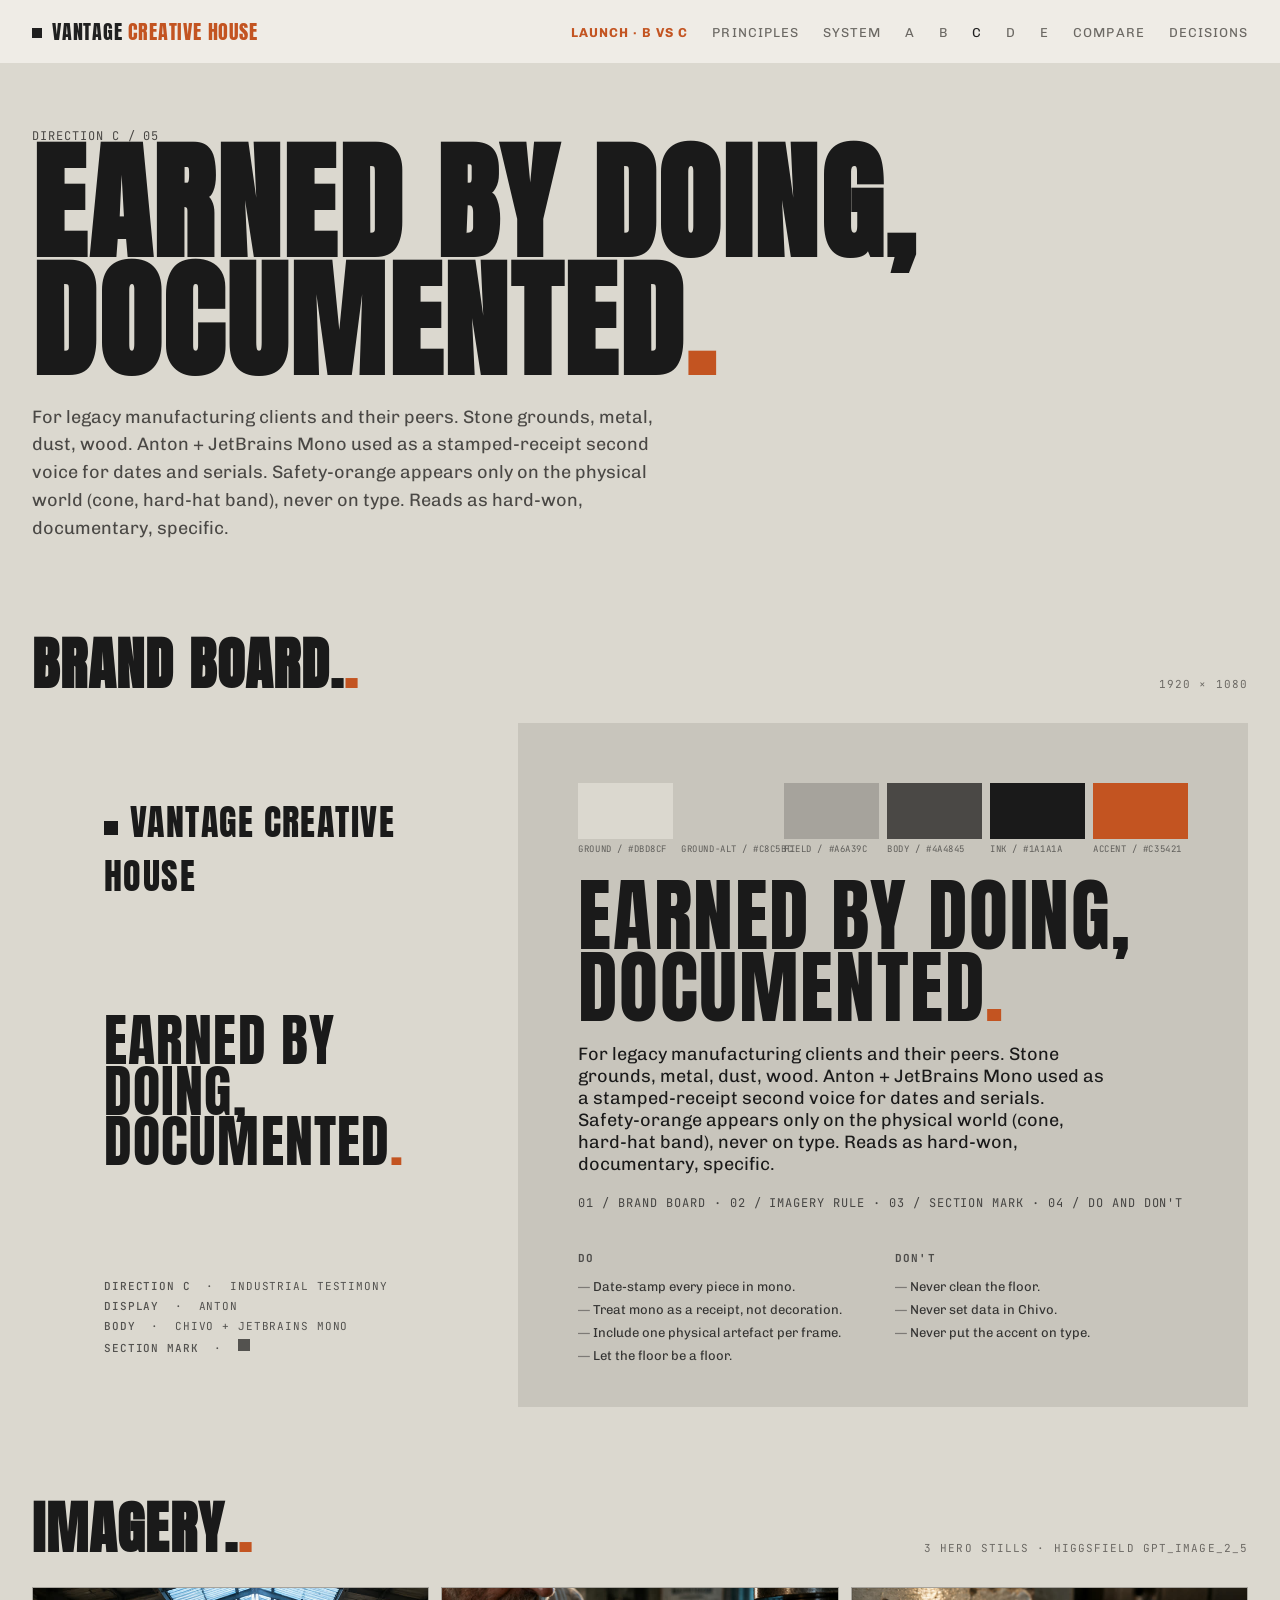
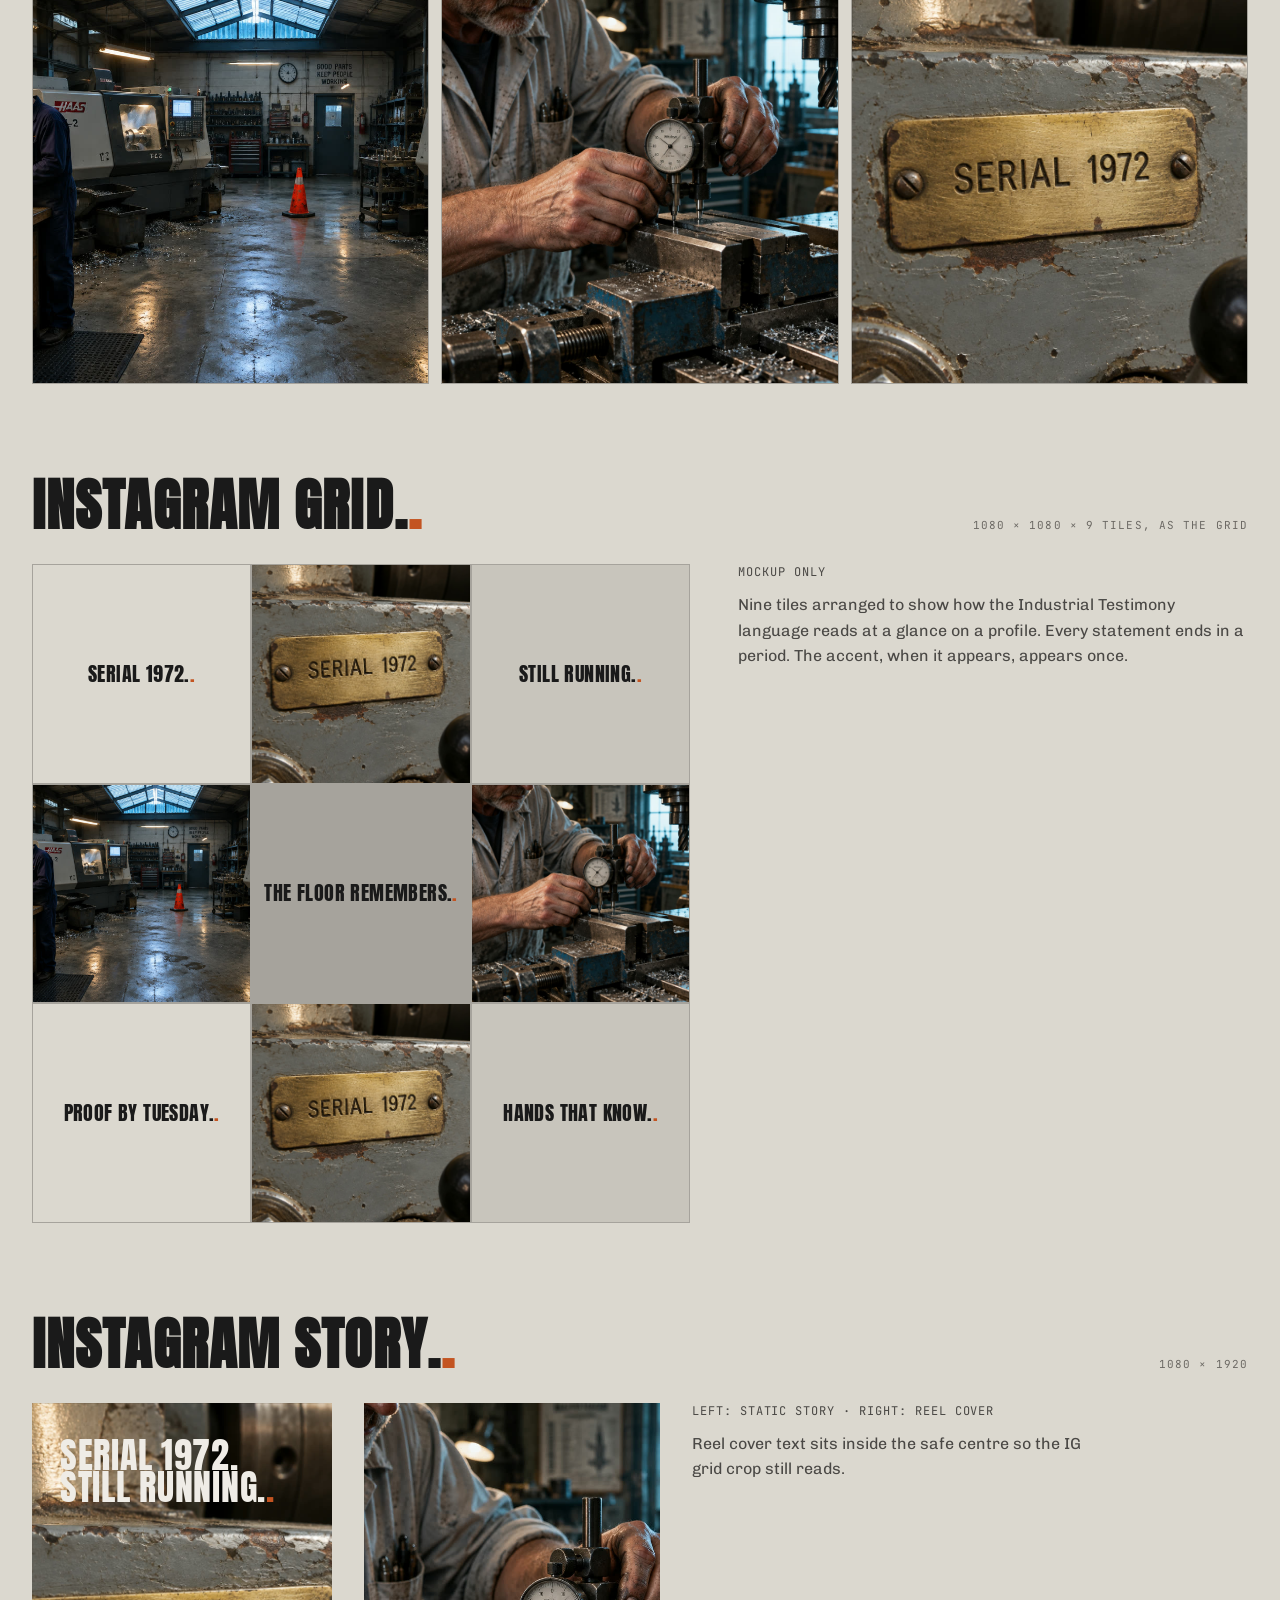
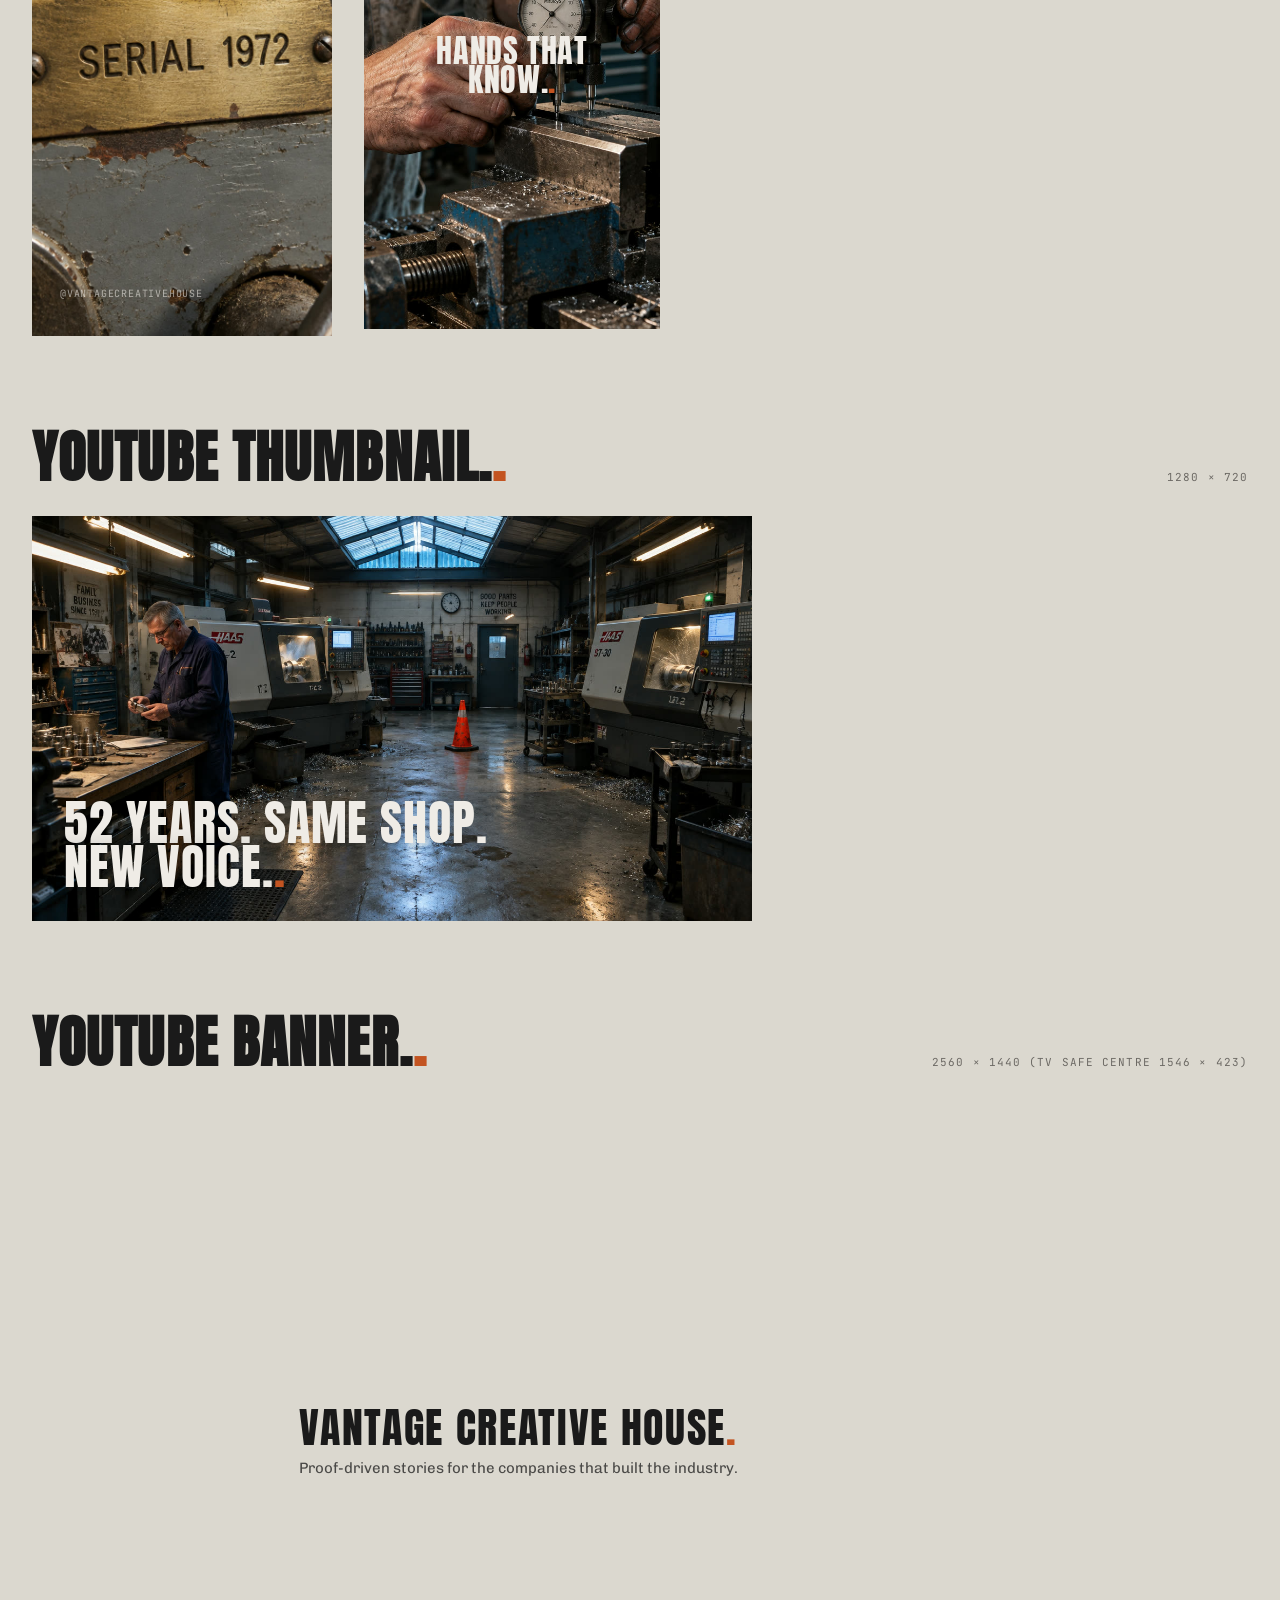
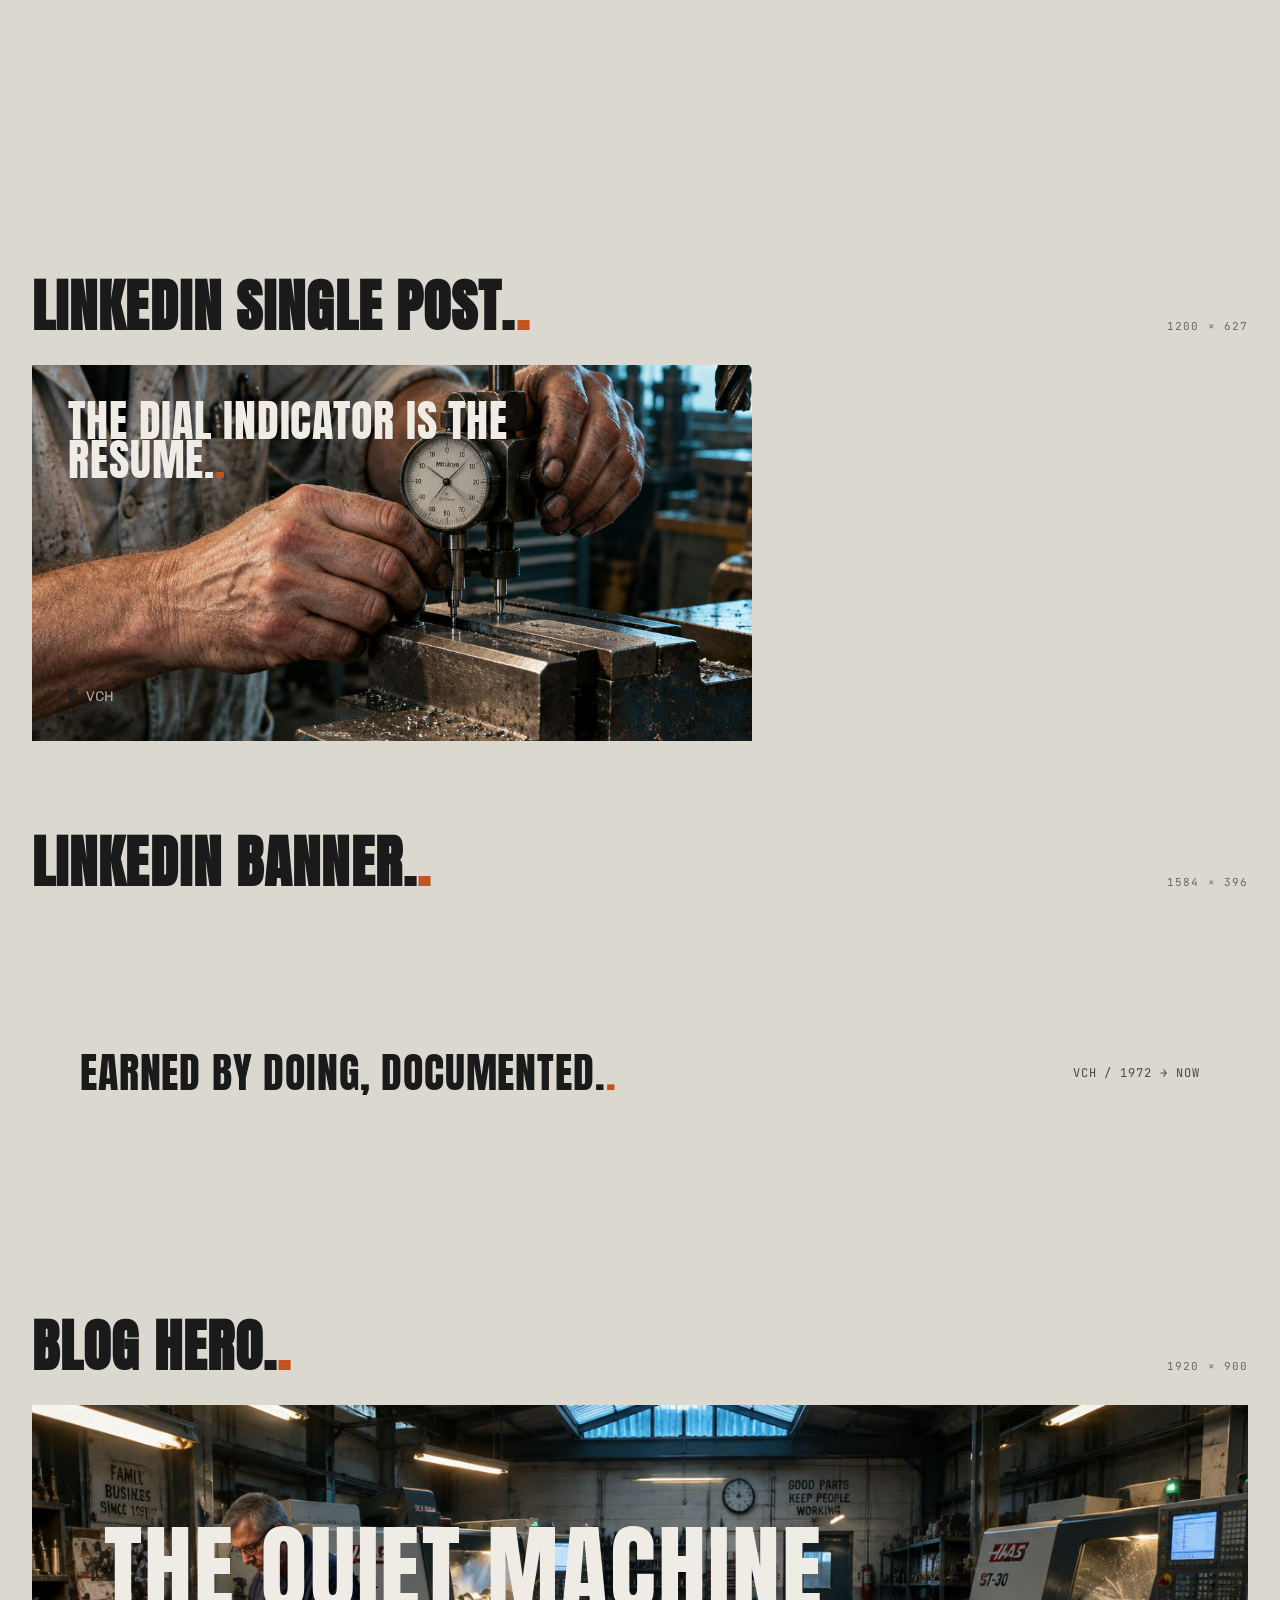
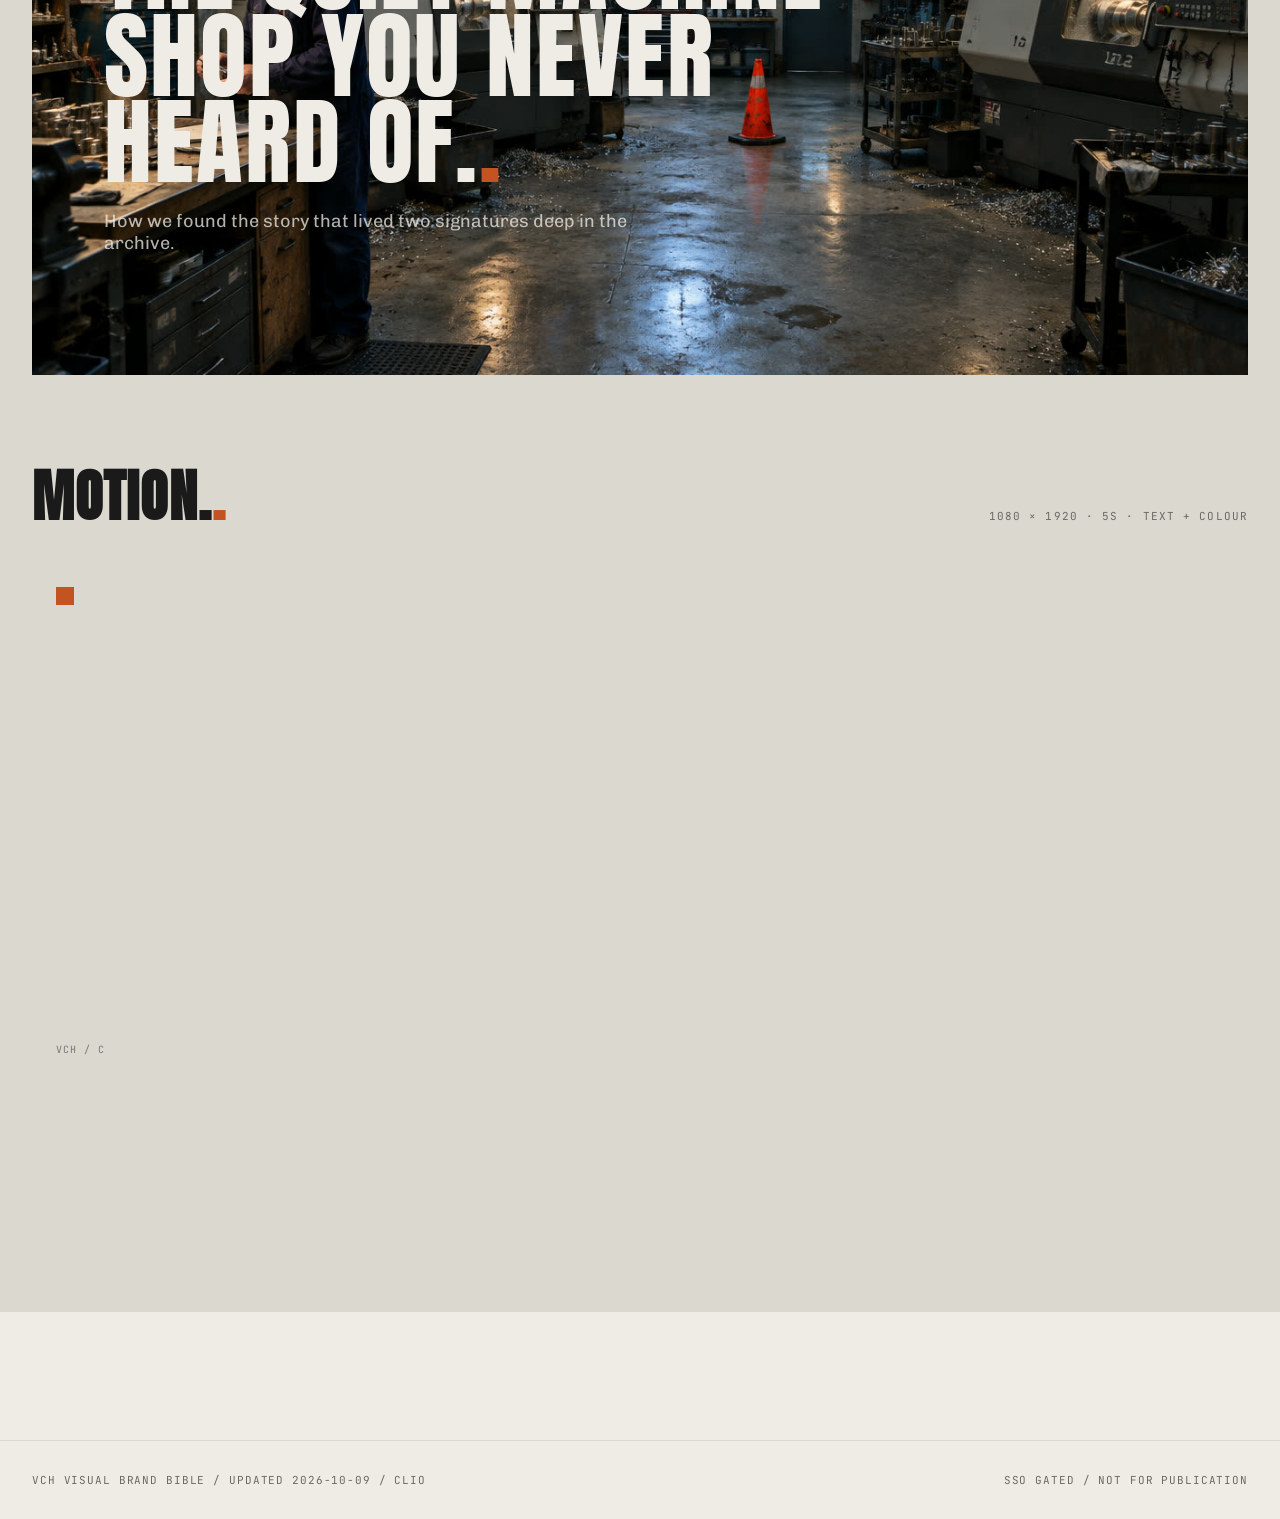
<file: dir-C.html>
<!doctype html><html lang="en"><head>
<meta charset="utf-8">
<meta name="viewport" content="width=device-width,initial-scale=1">
<title>Direction C: Industrial Testimony — VCH Visual Brand Bible</title>
<link rel="preconnect" href="https://fonts.googleapis.com">
<link rel="preconnect" href="https://fonts.gstatic.com" crossorigin>
<link href="https://fonts.googleapis.com/css2?family=Anton&family=Chivo:wght@300;400;500;600&family=Caveat:wght@500&family=JetBrains+Mono:wght@400;500&display=swap" rel="stylesheet">
<link rel="stylesheet" href="css/tokens.css">
<link rel="stylesheet" href="css/base.css">
</head><body>
<nav class="site-nav">
  <a class="mark" href="index.html">Vantage <b>Creative House</b></a>
  <ul>
    <li><a class="item " href="launch.html"><b style="color:var(--burnt-orange);">Launch · B vs C</b></a></li>
    <li><a class="item " href="principles.html">Principles</a></li>
    <li><a class="item " href="system.html">System</a></li>
    <li><a class="item " href="dir-A.html">A</a></li>
    <li><a class="item " href="dir-B.html">B</a></li>
    <li><a class="item active" href="dir-C.html">C</a></li>
    <li><a class="item " href="dir-D.html">D</a></li>
    <li><a class="item " href="dir-E.html">E</a></li>
    <li><a class="item " href="comparison.html">Compare</a></li>
    <li><a class="item " href="decisions.html">Decisions</a></li>
  </ul>
</nav>
<main data-dir="C" style="background:var(--ground);color:var(--fg-ink);">
  <div class="meta" style="color:var(--fg-body);">Direction C / 05</div>
  <h1 class="page-title" style="color:var(--fg-ink);">Earned by doing, documented</h1>
  <p class="page-subtitle" style="color:var(--fg-body);">For legacy manufacturing clients and their peers. Stone grounds, metal, dust, wood. Anton + JetBrains Mono used as a stamped-receipt second voice for dates and serials. Safety-orange appears only on the physical world (cone, hard-hat band), never on type. Reads as hard-won, documentary, specific.</p>

  <section class="section">
    <div class="section-head"><h2>Brand board.</h2><span class="label">1920 × 1080</span></div>
    
    <div class="brand-board" data-dir="C">
      <div class="left">
        <div class="wordmark">Vantage Creative House</div>
        <div class="principle">Earned by doing, documented</div>
        <div class="meta-lines">
          <div class="ml"><b>Direction C</b> &nbsp;·&nbsp; Industrial Testimony</div>
          <div class="ml"><b>Display</b> &nbsp;·&nbsp; Anton</div>
          <div class="ml"><b>Body</b> &nbsp;·&nbsp; Chivo + JetBrains Mono</div>
          <div class="ml"><b>Section mark</b> &nbsp;·&nbsp; <span class="mark-sq"></span></div>
        </div>
      </div>
      <div class="right">
        <div class="palette">
          <div class="chip" data-name="ground / #DBD8CF" style="background:#DBD8CF;"></div><div class="chip" data-name="ground-alt / #C8C5BC" style="background:#C8C5BC;"></div><div class="chip" data-name="field / #A6A39C" style="background:#A6A39C;"></div><div class="chip" data-name="body / #4A4845" style="background:#4A4845;"></div><div class="chip" data-name="ink / #1A1A1A" style="background:#1A1A1A;"></div><div class="chip" data-name="accent / #C35421" style="background:#C35421;"></div>
        </div>
        <div class="type">
          <div class="d">Earned by doing, documented</div>
          <div class="b">For legacy manufacturing clients and their peers. Stone grounds, metal, dust, wood. Anton + JetBrains Mono used as a stamped-receipt second voice for dates and serials. Safety-orange appears only on the physical world (cone, hard-hat band), never on type. Reads as hard-won, documentary, specific.</div>
          <div class="m">01 / brand board · 02 / imagery rule · 03 / section mark · 04 / do and don't</div>
        </div>
        <div class="rules">
          <div class="r">
            <h4>Do</h4>
            <ul><li>Date-stamp every piece in mono.</li><li>Treat mono as a receipt, not decoration.</li><li>Include one physical artefact per frame.</li><li>Let the floor be a floor.</li></ul>
          </div>
          <div class="r">
            <h4>Don't</h4>
            <ul><li>Never clean the floor.</li><li>Never set data in Chivo.</li><li>Never put the accent on type.</li></ul>
          </div>
        </div>
      </div>
    </div>
  </section>

  <section class="section">
    <div class="section-head"><h2>Imagery.</h2><span class="label">3 hero stills · Higgsfield gpt_image_2_5</span></div>
    
    <div class="grid g-3" style="gap:var(--sp-3);">
      <div style="aspect-ratio:1/1;background-image:url('img/directions/C1_shop_floor_wide.jpg');background-size:cover;background-position:center;border:1px solid var(--fg-field);"></div><div style="aspect-ratio:1/1;background-image:url('img/directions/C2_calloused_hands.jpg');background-size:cover;background-position:center;border:1px solid var(--fg-field);"></div><div style="aspect-ratio:1/1;background-image:url('img/directions/C3_brass_plate.jpg');background-size:cover;background-position:center;border:1px solid var(--fg-field);"></div>
    </div>
  </section>

  <section class="section">
    <div class="section-head"><h2>Instagram grid.</h2><span class="label">1080 × 1080 × 9 tiles, as the grid</span></div>
    <div style="display:flex;gap:var(--sp-7);align-items:flex-start;flex-wrap:wrap;">
      <div class="ig-grid" style="max-width:720px;">
        <div class="ig-tile statement"><div class="t">Serial 1972.</div></div><div class="ig-tile photo" style="background-image:url('img/directions/C3_brass_plate.jpg');"></div><div class="ig-tile statement alt"><div class="t">Still running.</div></div><div class="ig-tile photo" style="background-image:url('img/directions/C1_shop_floor_wide.jpg');"></div><div class="ig-tile statement field"><div class="t">The floor remembers.</div></div><div class="ig-tile photo" style="background-image:url('img/directions/C2_calloused_hands.jpg');"></div><div class="ig-tile statement"><div class="t">Proof by Tuesday.</div></div><div class="ig-tile photo" style="background-image:url('img/directions/C3_brass_plate.jpg');"></div><div class="ig-tile statement alt"><div class="t">Hands that know.</div></div>
      </div>
      <div style="flex:1;min-width:280px;">
        <div class="meta" style="color:var(--fg-body);margin-bottom:var(--sp-3);">Mockup only</div>
        <div class="b-body" style="color:var(--fg-body);">Nine tiles arranged to show how the Industrial Testimony language reads at a glance on a profile. Every statement ends in a period. The accent, when it appears, appears once.</div>
      </div>
    </div>
  </section>

  <section class="section">
    <div class="section-head"><h2>Instagram story.</h2><span class="label">1080 × 1920</span></div>
    <div style="display:flex;gap:var(--sp-6);align-items:flex-start;">
      <div class="ig-story photo" style="background-image:url('img/directions/C3_brass_plate.jpg');"><div class="t">Serial 1972. Still running.</div><div class="foot">@vantagecreativehouse</div></div>
      <div class="ig-reel photo" style="background-image:url('img/directions/C2_calloused_hands.jpg');"><div class="t">Hands that know.</div></div>
      <div style="flex:1;max-width:420px;">
        <div class="meta" style="color:var(--fg-body);margin-bottom:var(--sp-3);">Left: static story · Right: reel cover</div>
        <div class="b-body" style="color:var(--fg-body);">Reel cover text sits inside the safe centre so the IG grid crop still reads.</div>
      </div>
    </div>
  </section>

  <section class="section">
    <div class="section-head"><h2>YouTube thumbnail.</h2><span class="label">1280 × 720</span></div>
    <div class="yt-thumb photo" style="background-image:url('img/directions/C1_shop_floor_wide.jpg');"><div class="t">52 years. Same shop. New voice.</div></div>
  </section>

  <section class="section">
    <div class="section-head"><h2>YouTube banner.</h2><span class="label">2560 × 1440 (TV safe centre 1546 × 423)</span></div>
    <div class="yt-banner"><div class="safe"><div class="t">Vantage Creative House</div><div class="b">Proof-driven stories for the companies that built the industry.</div></div></div>
  </section>

  <section class="section">
    <div class="section-head"><h2>LinkedIn single post.</h2><span class="label">1200 × 627</span></div>
    <div class="li-post photo" style="background-image:url('img/directions/C2_calloused_hands.jpg');color:var(--ivory);"><div class="t">The dial indicator is the resume.</div><div class="sub">VCH</div></div>
  </section>

  <section class="section">
    <div class="section-head"><h2>LinkedIn banner.</h2><span class="label">1584 × 396</span></div>
    <div class="li-banner"><div class="t">Earned by doing, documented.</div><div class="meta">VCH / 1972 → NOW</div></div>
  </section>

  <section class="section">
    <div class="section-head"><h2>Blog hero.</h2><span class="label">1920 × 900</span></div>
    <div class="blog-hero photo" style="background-image:url('img/directions/C1_shop_floor_wide.jpg');color:var(--ivory);"><div><div class="t">The quiet machine shop you never heard of.</div><div class="sub">How we found the story that lived two signatures deep in the archive.</div></div></div>
  </section>

  <section class="section">
    <div class="section-head"><h2>Motion.</h2><span class="label">1080 × 1920 · 5s · text + colour</span></div>
    <div class="motion-card">
      
    <div class="motion-anim" style="background:#DBD8CF;color:#1A1A1A;">
      <div class="motion-sq" style="background:#C35421;"></div>
      <div class="motion-text">
        <span class="motion-line">EARNED BY DOING, DOCUMENTED</span><span class="motion-dot" style="color:#C35421;">.</span>
      </div>
      <div class="motion-foot" style="color:#1A1A1A;opacity:0.5;">VCH / C</div>
    </div>
    </div>
  </section>
</main><footer class="site">
  <div>VCH Visual Brand Bible / Updated 2026-10-09 / Clio</div>
  <div>SSO gated / Not for publication</div>
</footer>
</body></html>
</file>
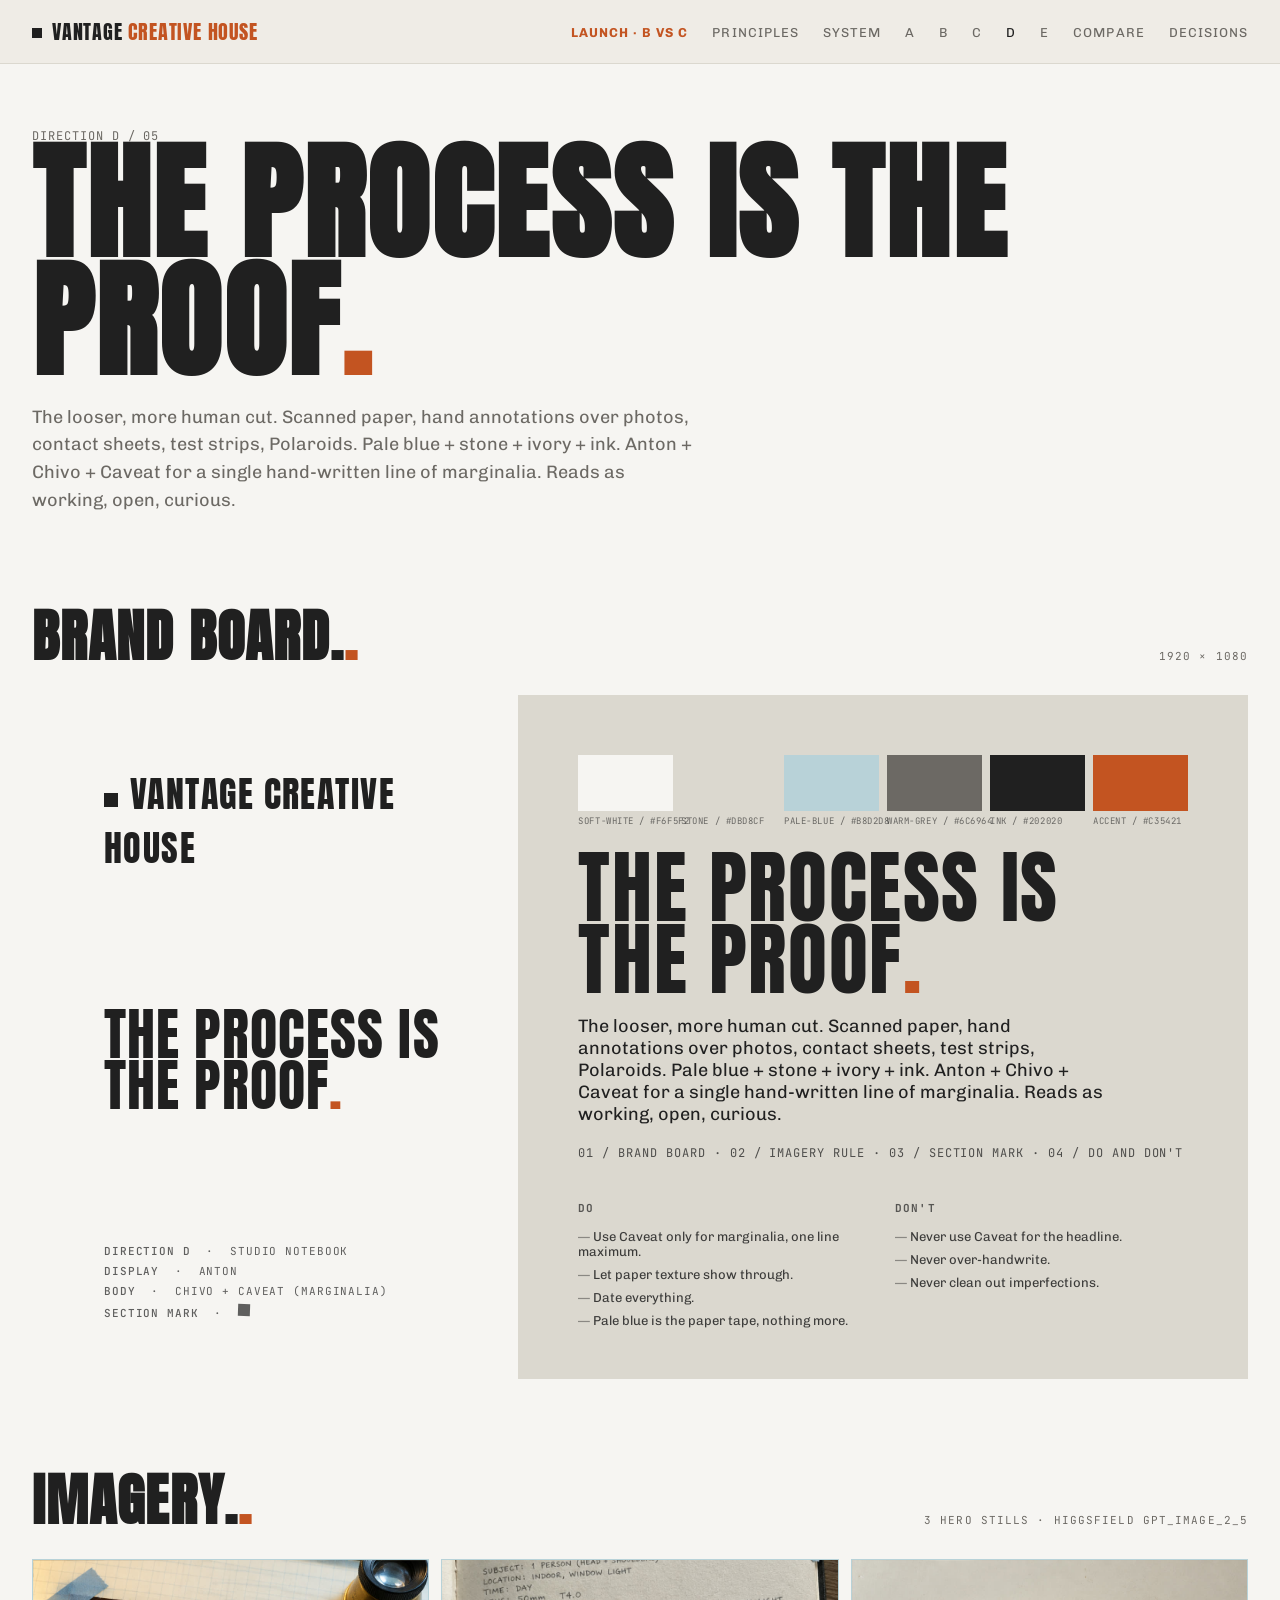
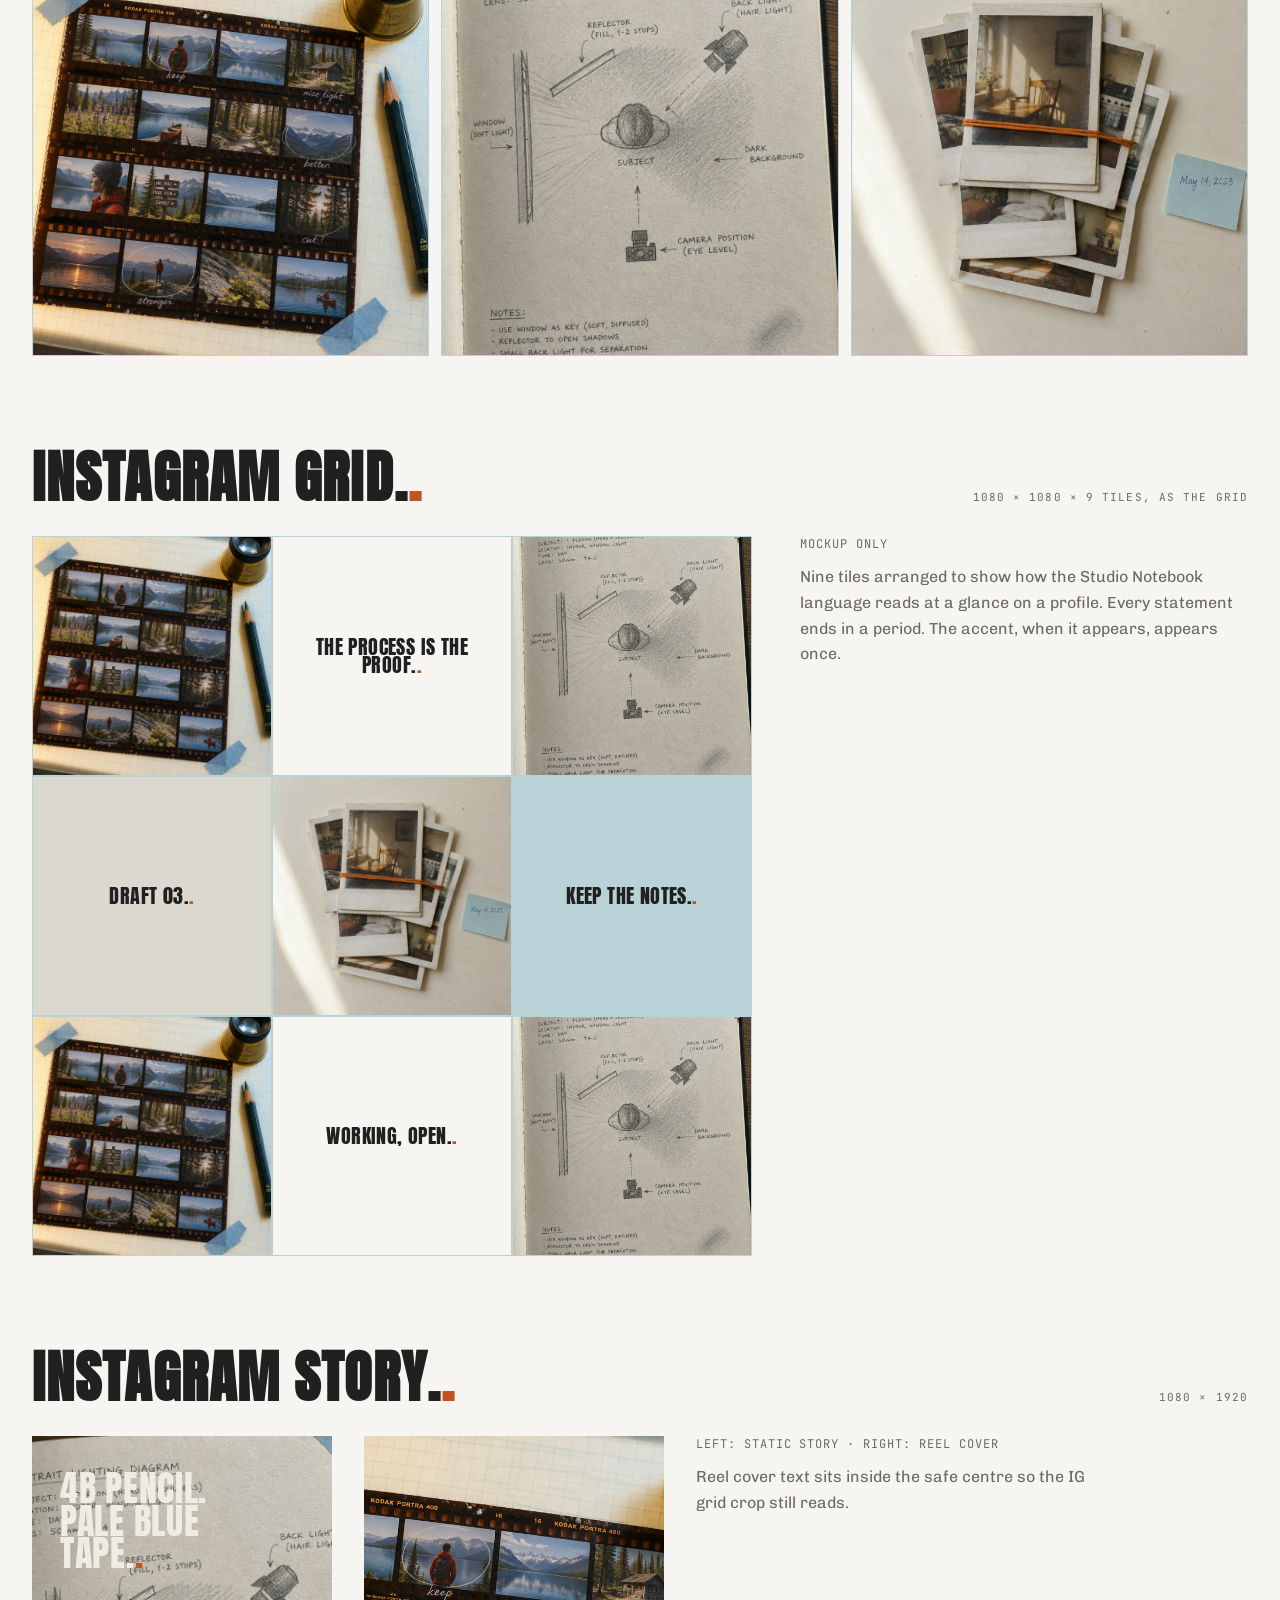
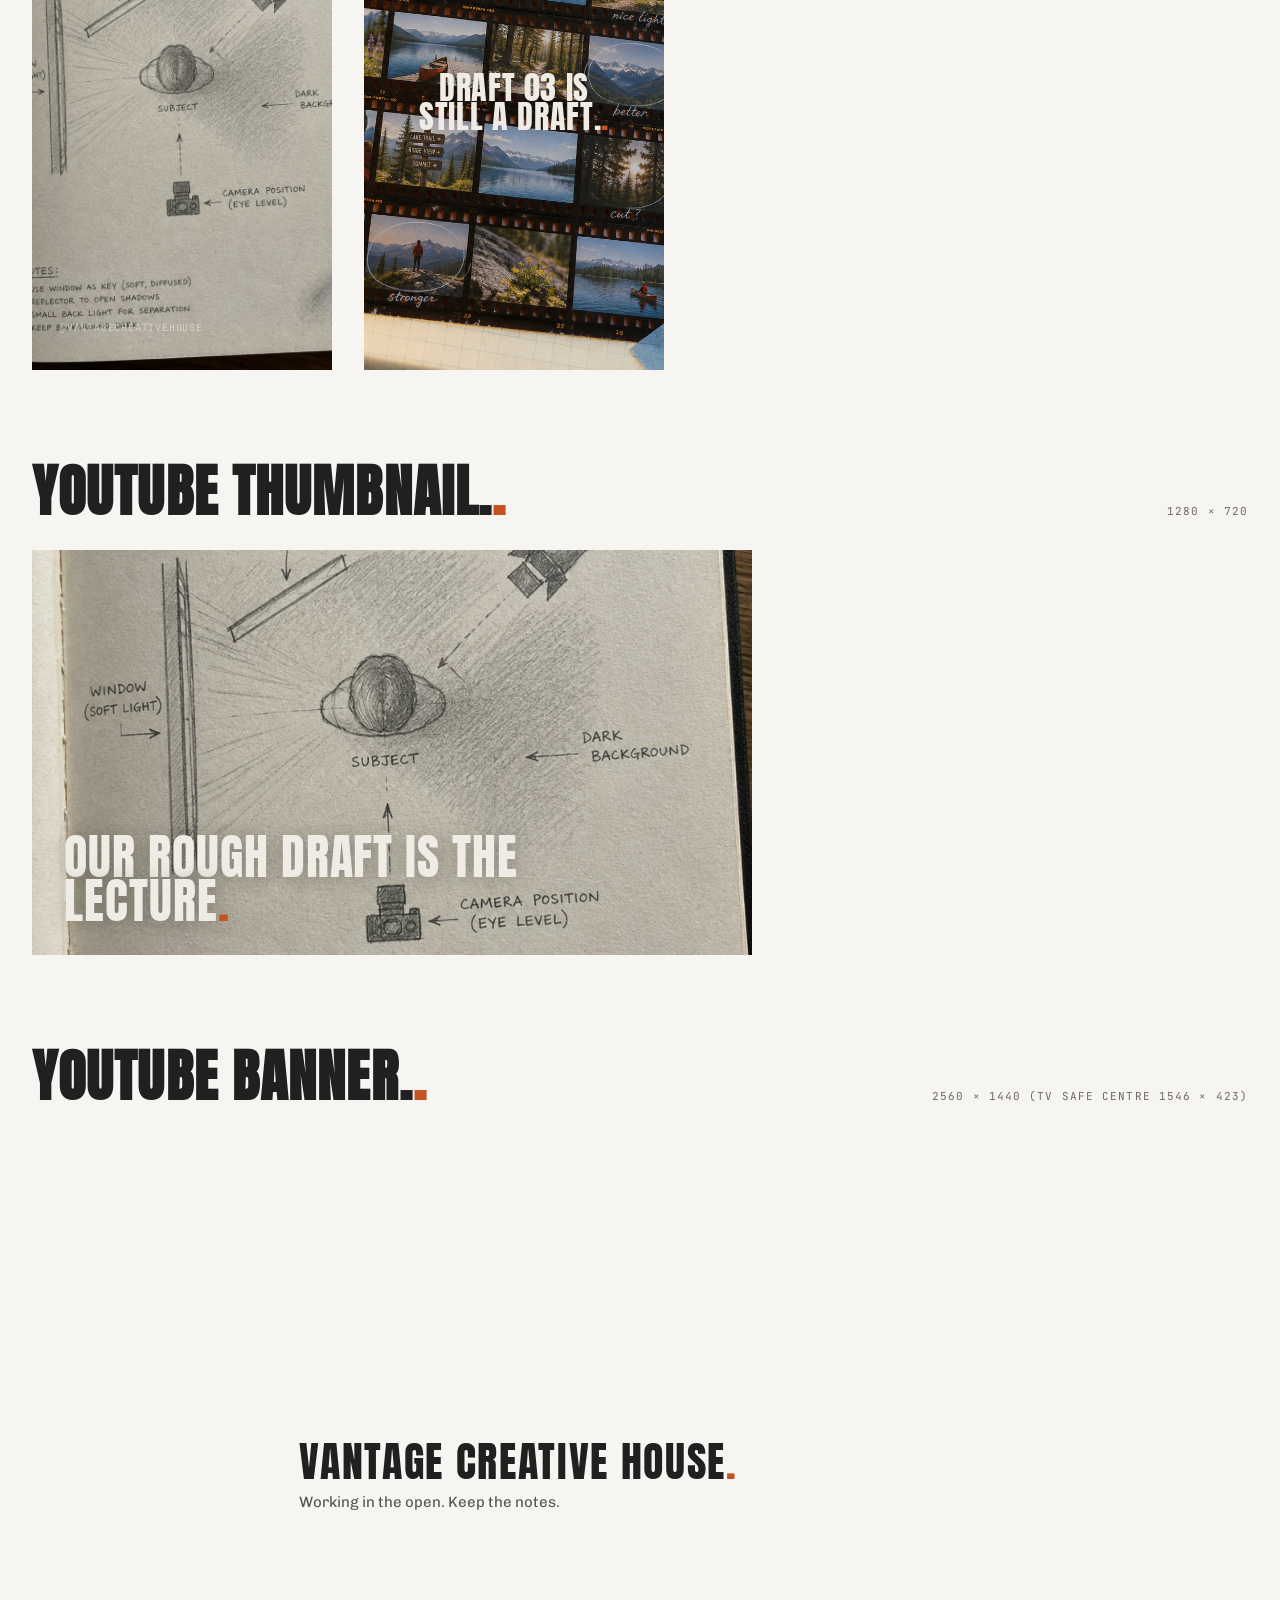
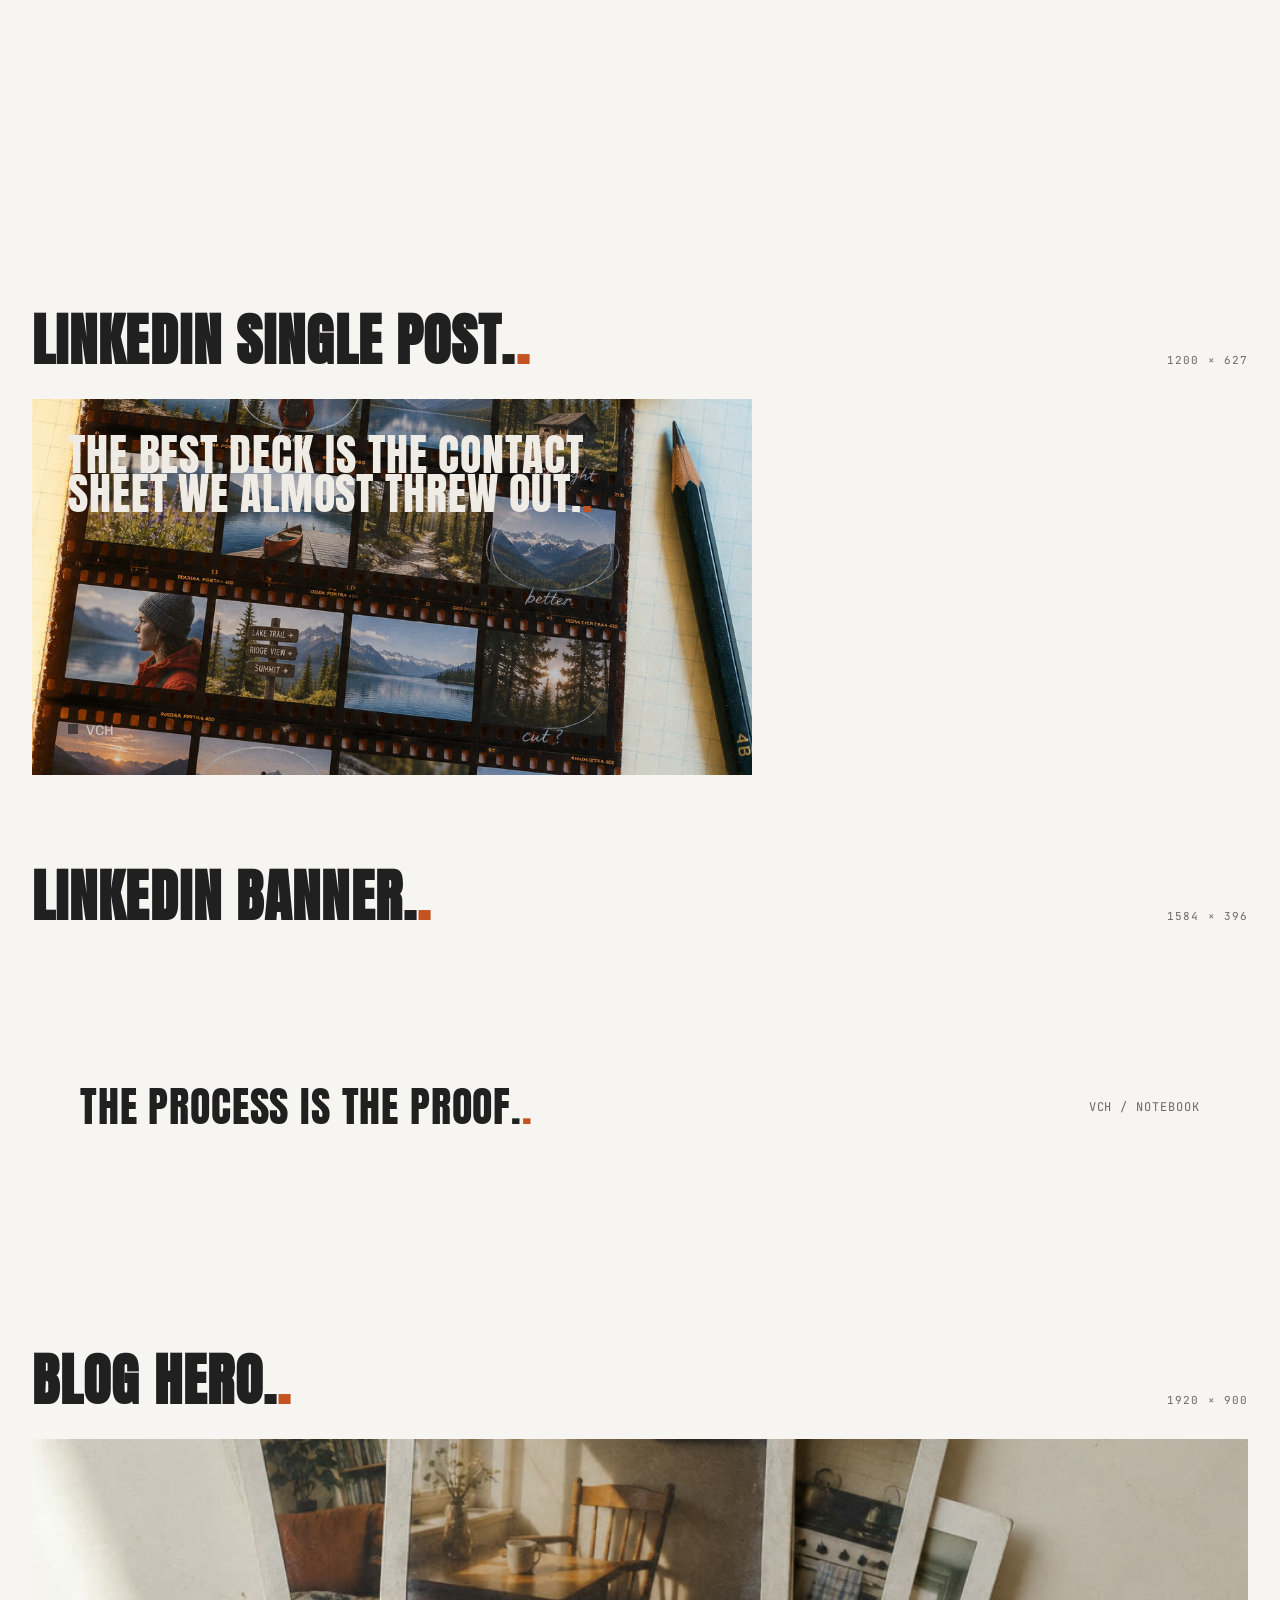
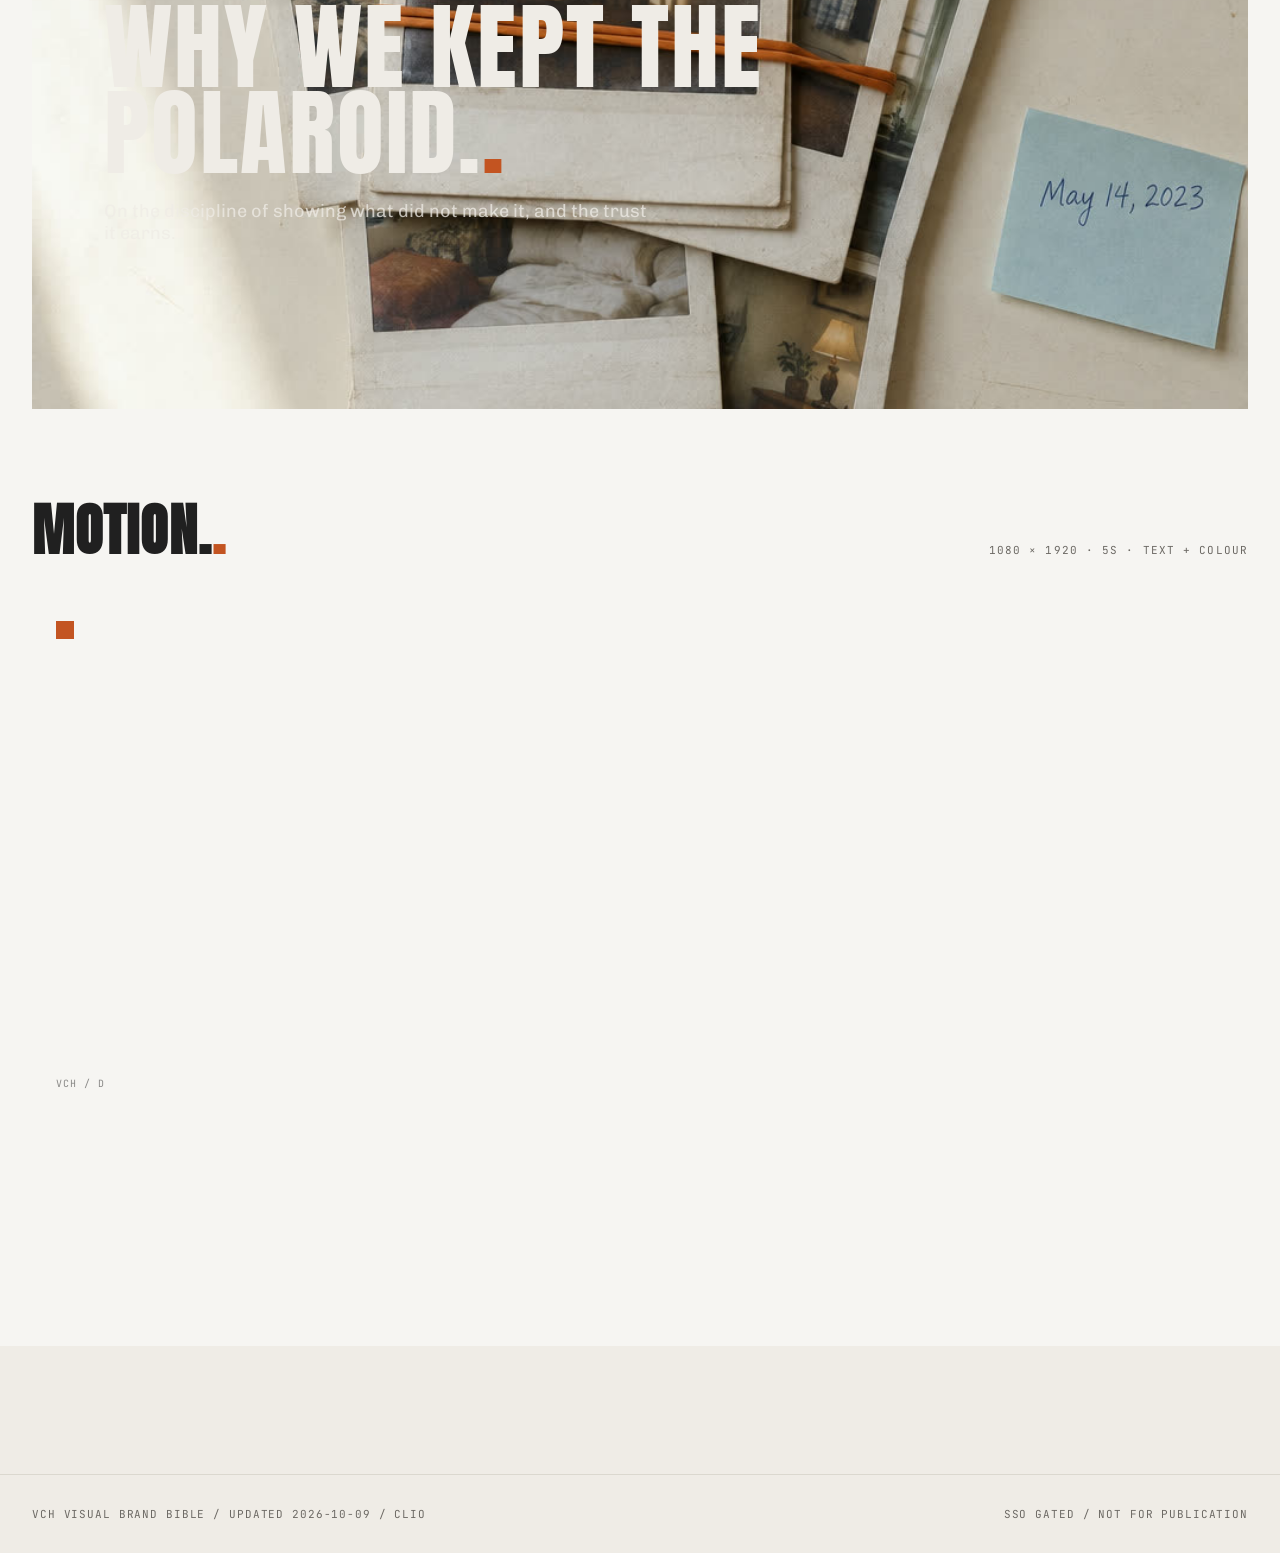
<file: dir-D.html>
<!doctype html><html lang="en"><head>
<meta charset="utf-8">
<meta name="viewport" content="width=device-width,initial-scale=1">
<title>Direction D: Studio Notebook — VCH Visual Brand Bible</title>
<link rel="preconnect" href="https://fonts.googleapis.com">
<link rel="preconnect" href="https://fonts.gstatic.com" crossorigin>
<link href="https://fonts.googleapis.com/css2?family=Anton&family=Chivo:wght@300;400;500;600&family=Caveat:wght@500&family=JetBrains+Mono:wght@400;500&display=swap" rel="stylesheet">
<link rel="stylesheet" href="css/tokens.css">
<link rel="stylesheet" href="css/base.css">
</head><body>
<nav class="site-nav">
  <a class="mark" href="index.html">Vantage <b>Creative House</b></a>
  <ul>
    <li><a class="item " href="launch.html"><b style="color:var(--burnt-orange);">Launch · B vs C</b></a></li>
    <li><a class="item " href="principles.html">Principles</a></li>
    <li><a class="item " href="system.html">System</a></li>
    <li><a class="item " href="dir-A.html">A</a></li>
    <li><a class="item " href="dir-B.html">B</a></li>
    <li><a class="item " href="dir-C.html">C</a></li>
    <li><a class="item active" href="dir-D.html">D</a></li>
    <li><a class="item " href="dir-E.html">E</a></li>
    <li><a class="item " href="comparison.html">Compare</a></li>
    <li><a class="item " href="decisions.html">Decisions</a></li>
  </ul>
</nav>
<main data-dir="D" style="background:var(--ground);color:var(--fg-ink);">
  <div class="meta" style="color:var(--fg-body);">Direction D / 05</div>
  <h1 class="page-title" style="color:var(--fg-ink);">The process is the proof</h1>
  <p class="page-subtitle" style="color:var(--fg-body);">The looser, more human cut. Scanned paper, hand annotations over photos, contact sheets, test strips, Polaroids. Pale blue + stone + ivory + ink. Anton + Chivo + Caveat for a single hand-written line of marginalia. Reads as working, open, curious.</p>

  <section class="section">
    <div class="section-head"><h2>Brand board.</h2><span class="label">1920 × 1080</span></div>
    
    <div class="brand-board" data-dir="D">
      <div class="left">
        <div class="wordmark">Vantage Creative House</div>
        <div class="principle">The process is the proof</div>
        <div class="meta-lines">
          <div class="ml"><b>Direction D</b> &nbsp;·&nbsp; Studio Notebook</div>
          <div class="ml"><b>Display</b> &nbsp;·&nbsp; Anton</div>
          <div class="ml"><b>Body</b> &nbsp;·&nbsp; Chivo + Caveat (marginalia)</div>
          <div class="ml"><b>Section mark</b> &nbsp;·&nbsp; <span class="mark-sq" style="transform:rotate(2deg);"></span></div>
        </div>
      </div>
      <div class="right">
        <div class="palette">
          <div class="chip" data-name="soft-white / #F6F5F2" style="background:#F6F5F2;"></div><div class="chip" data-name="stone / #DBD8CF" style="background:#DBD8CF;"></div><div class="chip" data-name="pale-blue / #B8D2D8" style="background:#B8D2D8;"></div><div class="chip" data-name="warm-grey / #6C6964" style="background:#6C6964;"></div><div class="chip" data-name="ink / #202020" style="background:#202020;"></div><div class="chip" data-name="accent / #C35421" style="background:#C35421;"></div>
        </div>
        <div class="type">
          <div class="d">The process is the proof</div>
          <div class="b">The looser, more human cut. Scanned paper, hand annotations over photos, contact sheets, test strips, Polaroids. Pale blue + stone + ivory + ink. Anton + Chivo + Caveat for a single hand-written line of marginalia. Reads as working, open, curious.</div>
          <div class="m">01 / brand board · 02 / imagery rule · 03 / section mark · 04 / do and don't</div>
        </div>
        <div class="rules">
          <div class="r">
            <h4>Do</h4>
            <ul><li>Use Caveat only for marginalia, one line maximum.</li><li>Let paper texture show through.</li><li>Date everything.</li><li>Pale blue is the paper tape, nothing more.</li></ul>
          </div>
          <div class="r">
            <h4>Don't</h4>
            <ul><li>Never use Caveat for the headline.</li><li>Never over-handwrite.</li><li>Never clean out imperfections.</li></ul>
          </div>
        </div>
      </div>
    </div>
  </section>

  <section class="section">
    <div class="section-head"><h2>Imagery.</h2><span class="label">3 hero stills · Higgsfield gpt_image_2_5</span></div>
    
    <div class="grid g-3" style="gap:var(--sp-3);">
      <div style="aspect-ratio:1/1;background-image:url('img/directions/D1_contact_sheet.jpg');background-size:cover;background-position:center;border:1px solid var(--fg-field);"></div><div style="aspect-ratio:1/1;background-image:url('img/directions/D2_lighting_diagram.jpg');background-size:cover;background-position:center;border:1px solid var(--fg-field);"></div><div style="aspect-ratio:1/1;background-image:url('img/directions/D3_polaroid_stack.jpg');background-size:cover;background-position:center;border:1px solid var(--fg-field);"></div>
    </div>
  </section>

  <section class="section">
    <div class="section-head"><h2>Instagram grid.</h2><span class="label">1080 × 1080 × 9 tiles, as the grid</span></div>
    <div style="display:flex;gap:var(--sp-7);align-items:flex-start;flex-wrap:wrap;">
      <div class="ig-grid" style="max-width:720px;">
        <div class="ig-tile photo" style="background-image:url('img/directions/D1_contact_sheet.jpg');"></div><div class="ig-tile statement"><div class="t">The process is the proof.</div></div><div class="ig-tile photo" style="background-image:url('img/directions/D2_lighting_diagram.jpg');"></div><div class="ig-tile statement alt"><div class="t">Draft 03.</div></div><div class="ig-tile photo" style="background-image:url('img/directions/D3_polaroid_stack.jpg');"></div><div class="ig-tile statement field"><div class="t">Keep the notes.</div></div><div class="ig-tile photo" style="background-image:url('img/directions/D1_contact_sheet.jpg');"></div><div class="ig-tile statement"><div class="t">Working, open.</div></div><div class="ig-tile photo" style="background-image:url('img/directions/D2_lighting_diagram.jpg');"></div>
      </div>
      <div style="flex:1;min-width:280px;">
        <div class="meta" style="color:var(--fg-body);margin-bottom:var(--sp-3);">Mockup only</div>
        <div class="b-body" style="color:var(--fg-body);">Nine tiles arranged to show how the Studio Notebook language reads at a glance on a profile. Every statement ends in a period. The accent, when it appears, appears once.</div>
      </div>
    </div>
  </section>

  <section class="section">
    <div class="section-head"><h2>Instagram story.</h2><span class="label">1080 × 1920</span></div>
    <div style="display:flex;gap:var(--sp-6);align-items:flex-start;">
      <div class="ig-story photo" style="background-image:url('img/directions/D2_lighting_diagram.jpg');"><div class="t">4B pencil. Pale blue tape.</div><div class="foot">@vantagecreativehouse</div></div>
      <div class="ig-reel photo" style="background-image:url('img/directions/D1_contact_sheet.jpg');"><div class="t">Draft 03 is still a draft.</div></div>
      <div style="flex:1;max-width:420px;">
        <div class="meta" style="color:var(--fg-body);margin-bottom:var(--sp-3);">Left: static story · Right: reel cover</div>
        <div class="b-body" style="color:var(--fg-body);">Reel cover text sits inside the safe centre so the IG grid crop still reads.</div>
      </div>
    </div>
  </section>

  <section class="section">
    <div class="section-head"><h2>YouTube thumbnail.</h2><span class="label">1280 × 720</span></div>
    <div class="yt-thumb photo" style="background-image:url('img/directions/D2_lighting_diagram.jpg');"><div class="t">Our rough draft is the lecture</div></div>
  </section>

  <section class="section">
    <div class="section-head"><h2>YouTube banner.</h2><span class="label">2560 × 1440 (TV safe centre 1546 × 423)</span></div>
    <div class="yt-banner"><div class="safe"><div class="t">Vantage Creative House</div><div class="b">Working in the open. Keep the notes.</div></div></div>
  </section>

  <section class="section">
    <div class="section-head"><h2>LinkedIn single post.</h2><span class="label">1200 × 627</span></div>
    <div class="li-post photo" style="background-image:url('img/directions/D1_contact_sheet.jpg');color:var(--ivory);"><div class="t">The best deck is the contact sheet we almost threw out.</div><div class="sub">VCH</div></div>
  </section>

  <section class="section">
    <div class="section-head"><h2>LinkedIn banner.</h2><span class="label">1584 × 396</span></div>
    <div class="li-banner"><div class="t">The process is the proof.</div><div class="meta">VCH / notebook</div></div>
  </section>

  <section class="section">
    <div class="section-head"><h2>Blog hero.</h2><span class="label">1920 × 900</span></div>
    <div class="blog-hero photo" style="background-image:url('img/directions/D3_polaroid_stack.jpg');color:var(--ivory);"><div><div class="t">Why we kept the Polaroid.</div><div class="sub">On the discipline of showing what did not make it, and the trust it earns.</div></div></div>
  </section>

  <section class="section">
    <div class="section-head"><h2>Motion.</h2><span class="label">1080 × 1920 · 5s · text + colour</span></div>
    <div class="motion-card">
      
    <div class="motion-anim" style="background:#F6F5F2;color:#202020;">
      <div class="motion-sq" style="background:#C35421;"></div>
      <div class="motion-text">
        <span class="motion-line">THE PROCESS IS THE PROOF</span><span class="motion-dot" style="color:#C35421;">.</span>
      </div>
      <div class="motion-foot" style="color:#202020;opacity:0.5;">VCH / D</div>
    </div>
    </div>
  </section>
</main><footer class="site">
  <div>VCH Visual Brand Bible / Updated 2026-10-09 / Clio</div>
  <div>SSO gated / Not for publication</div>
</footer>
</body></html>
</file>
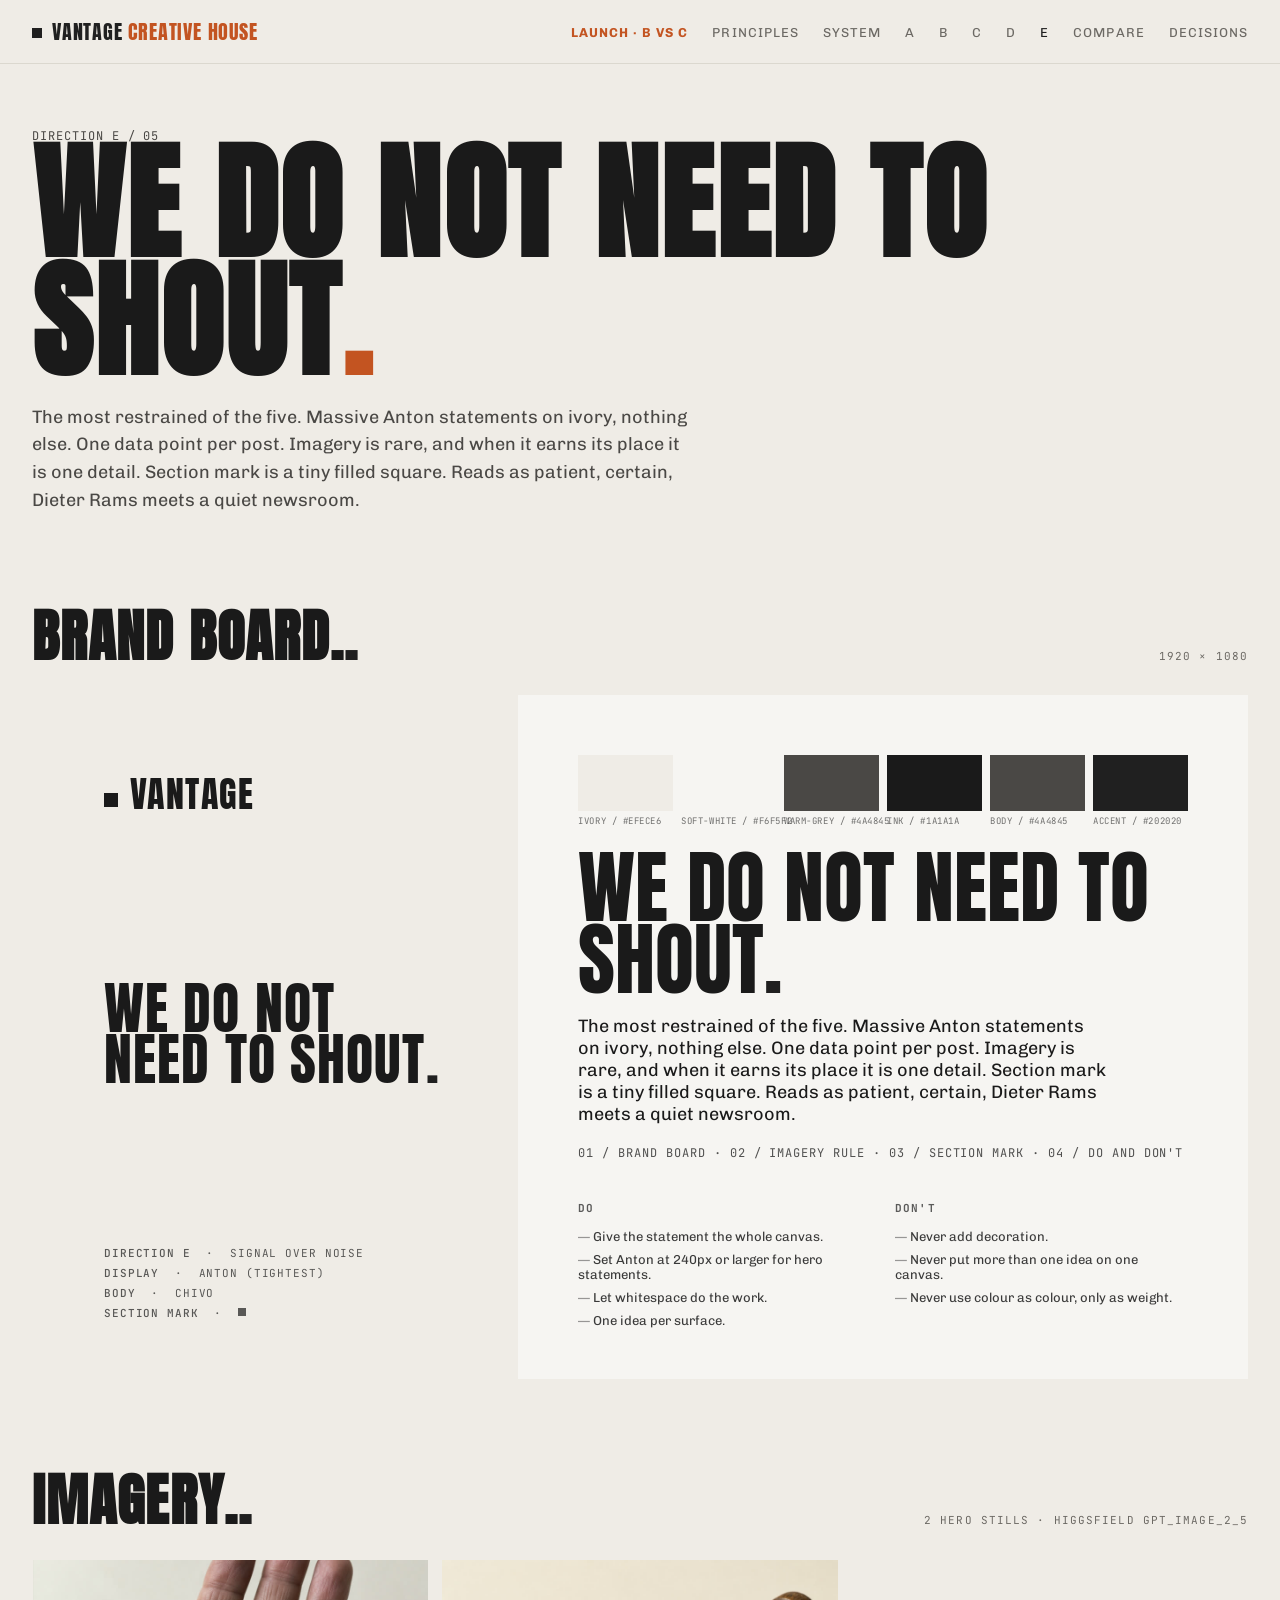
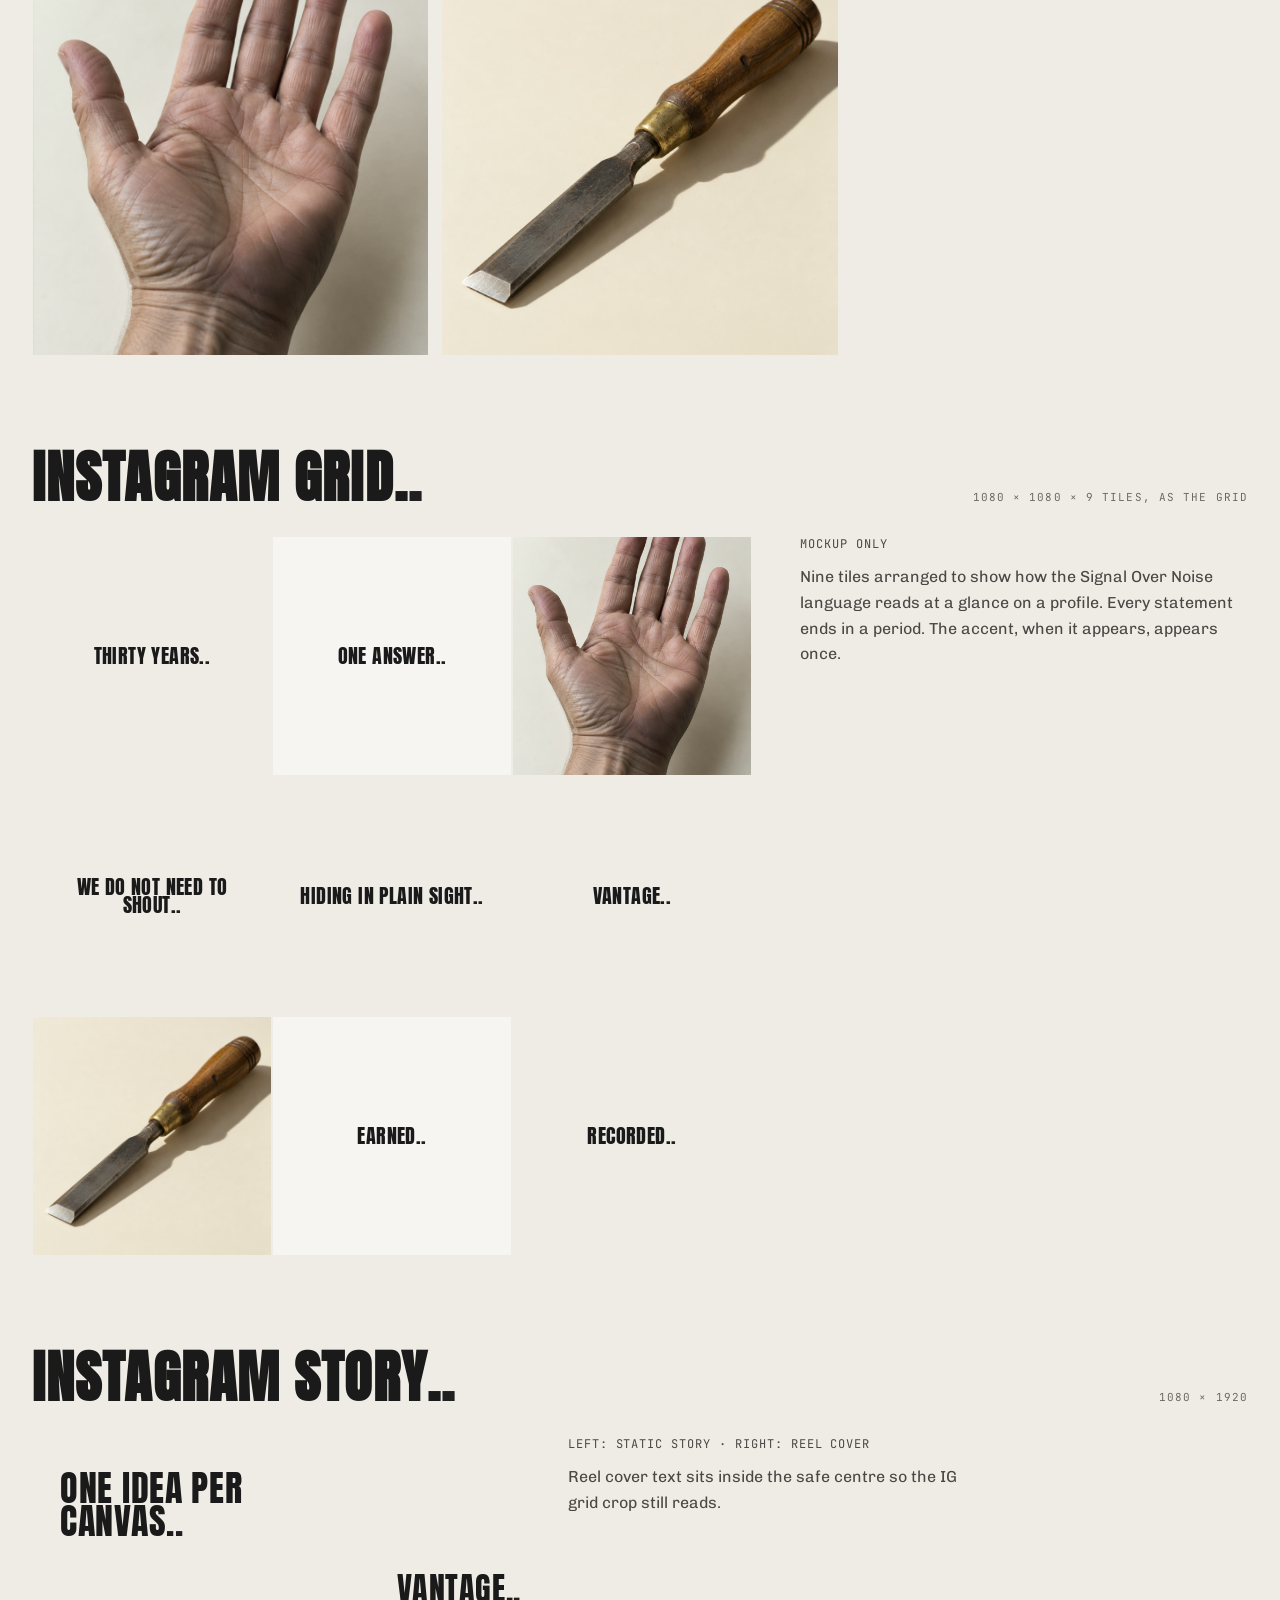
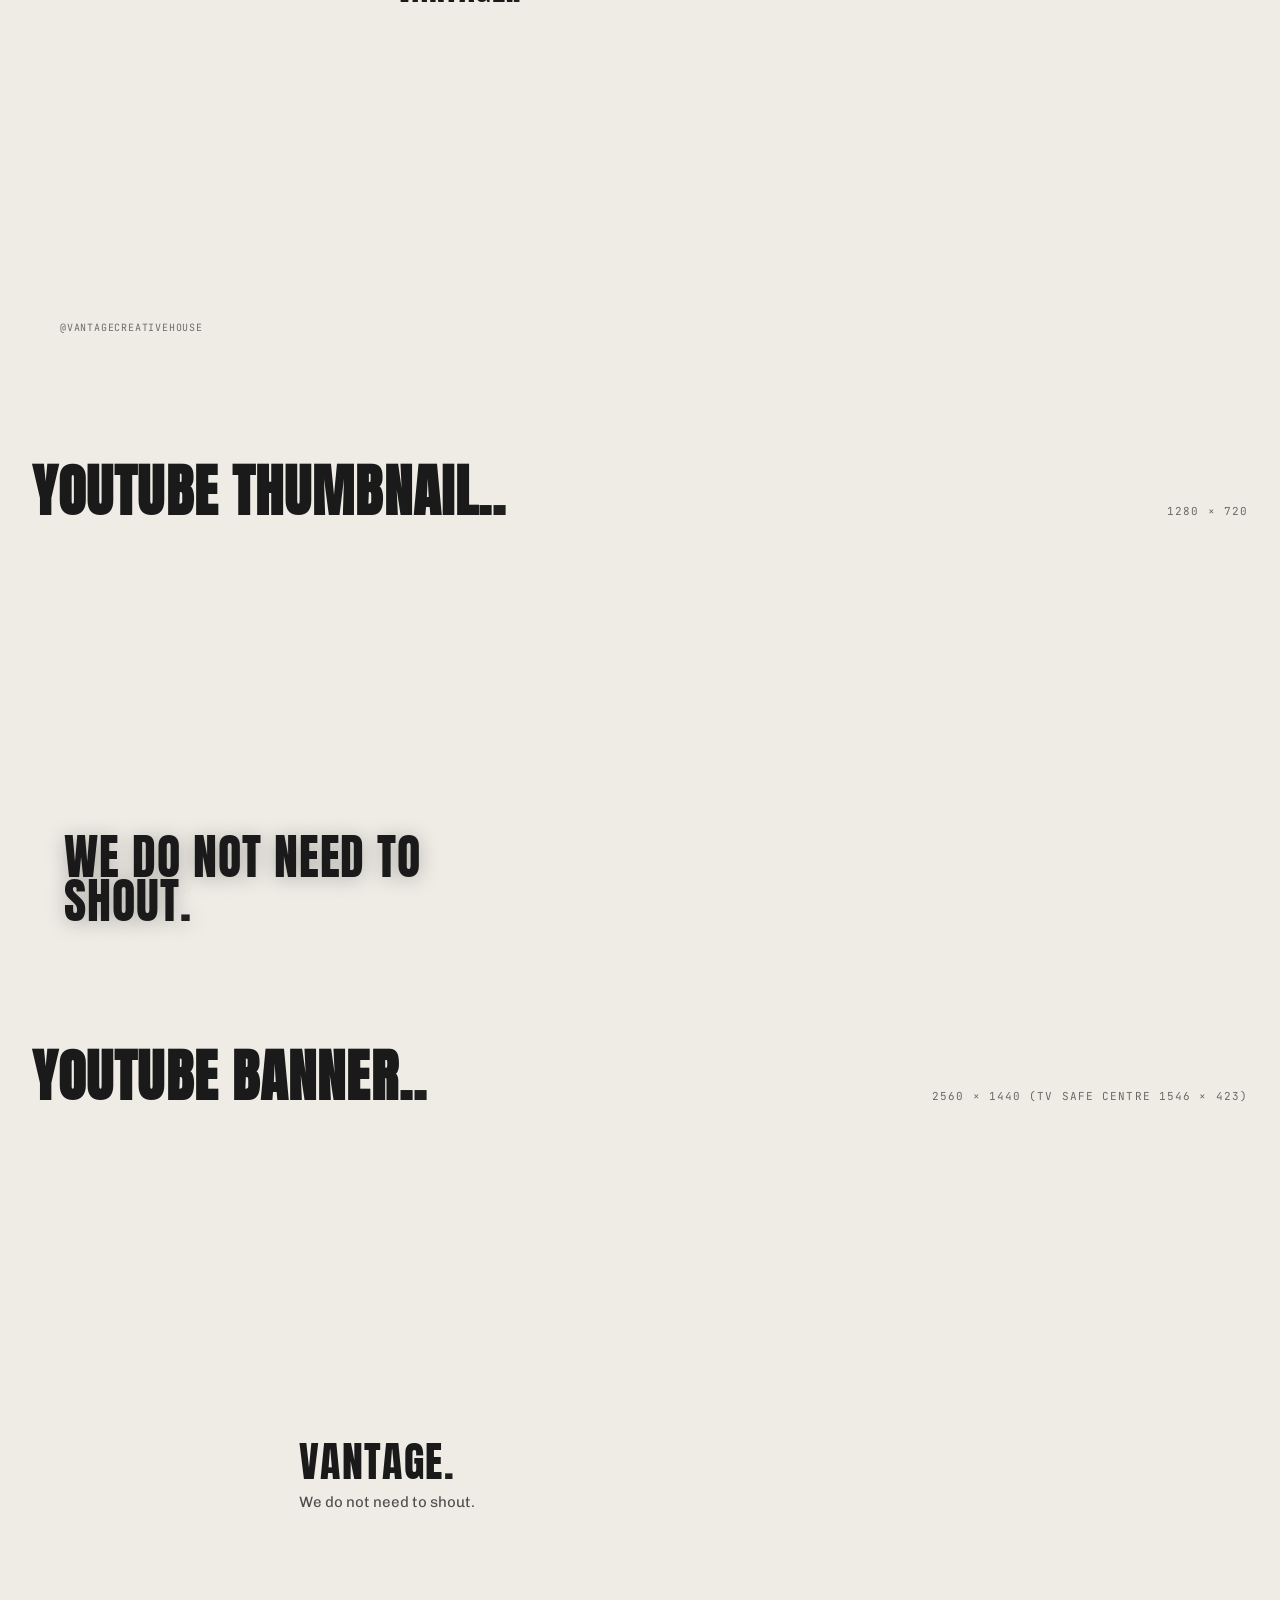
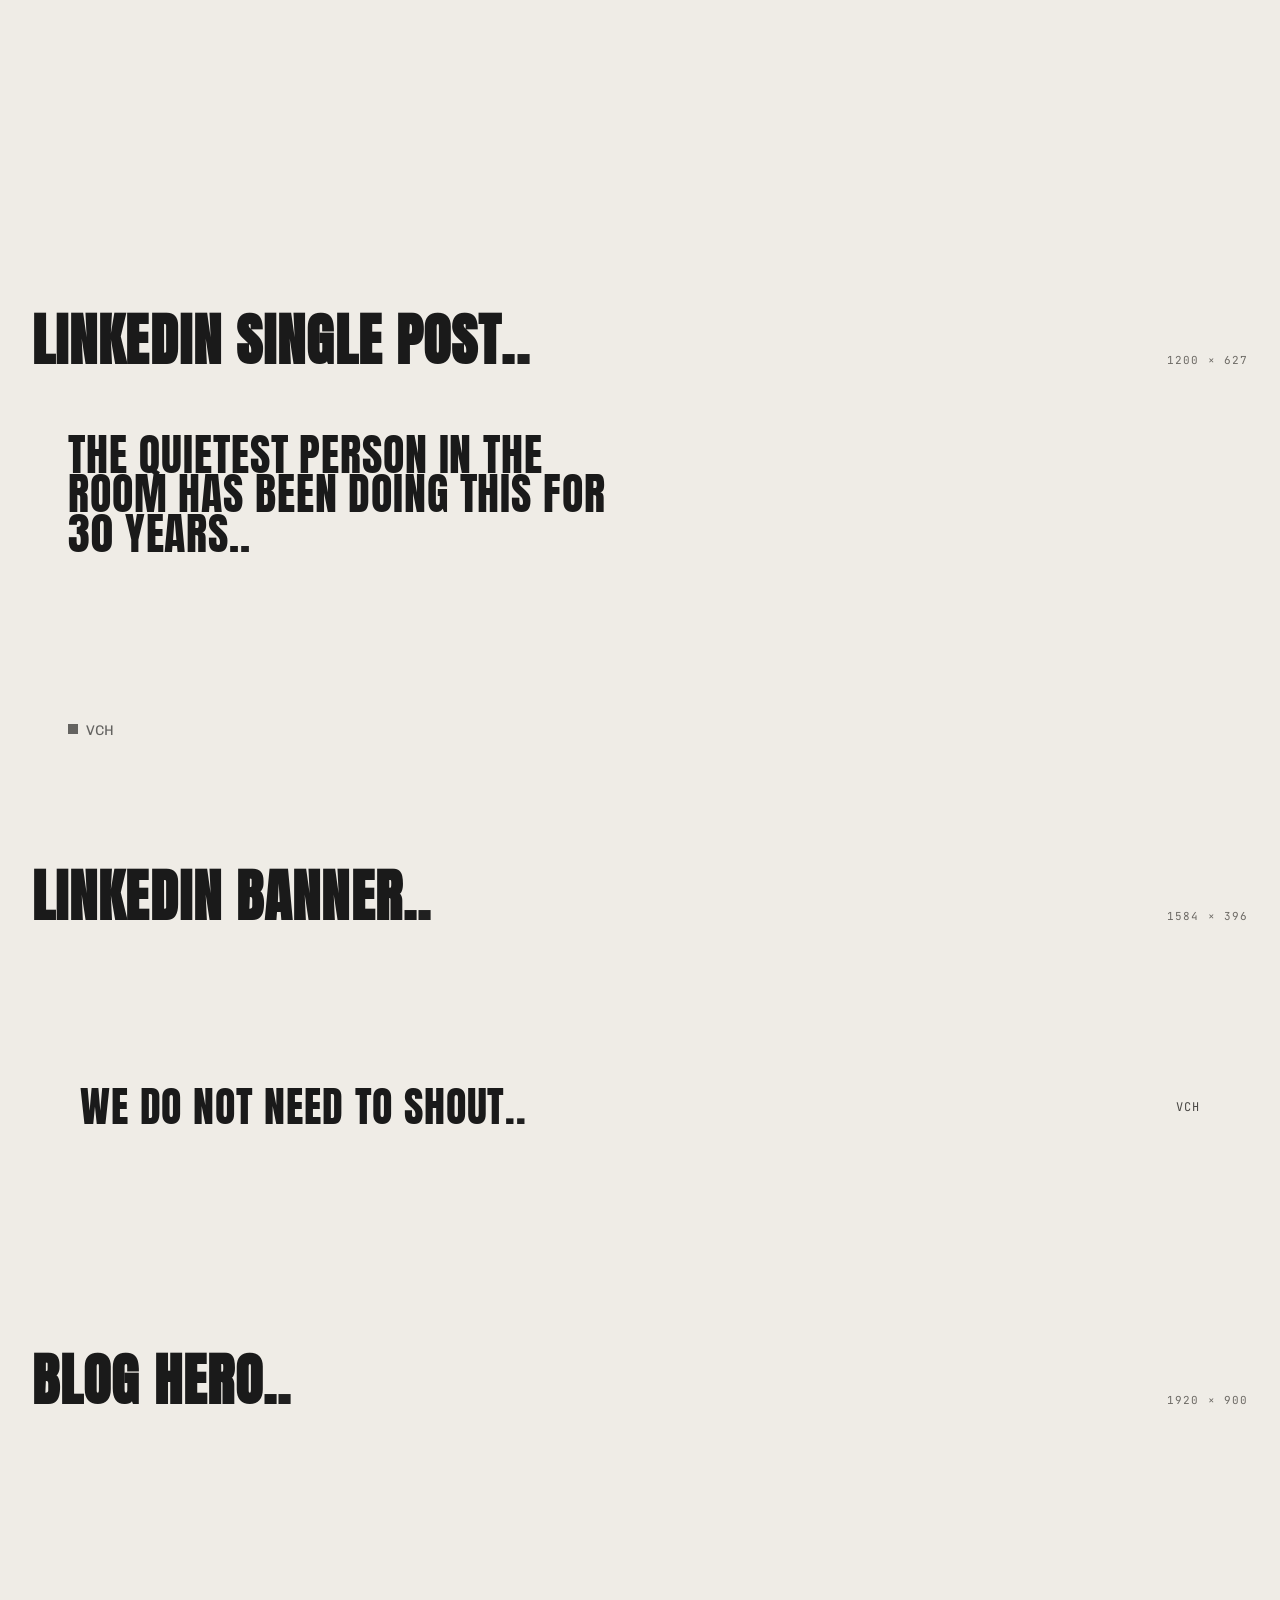
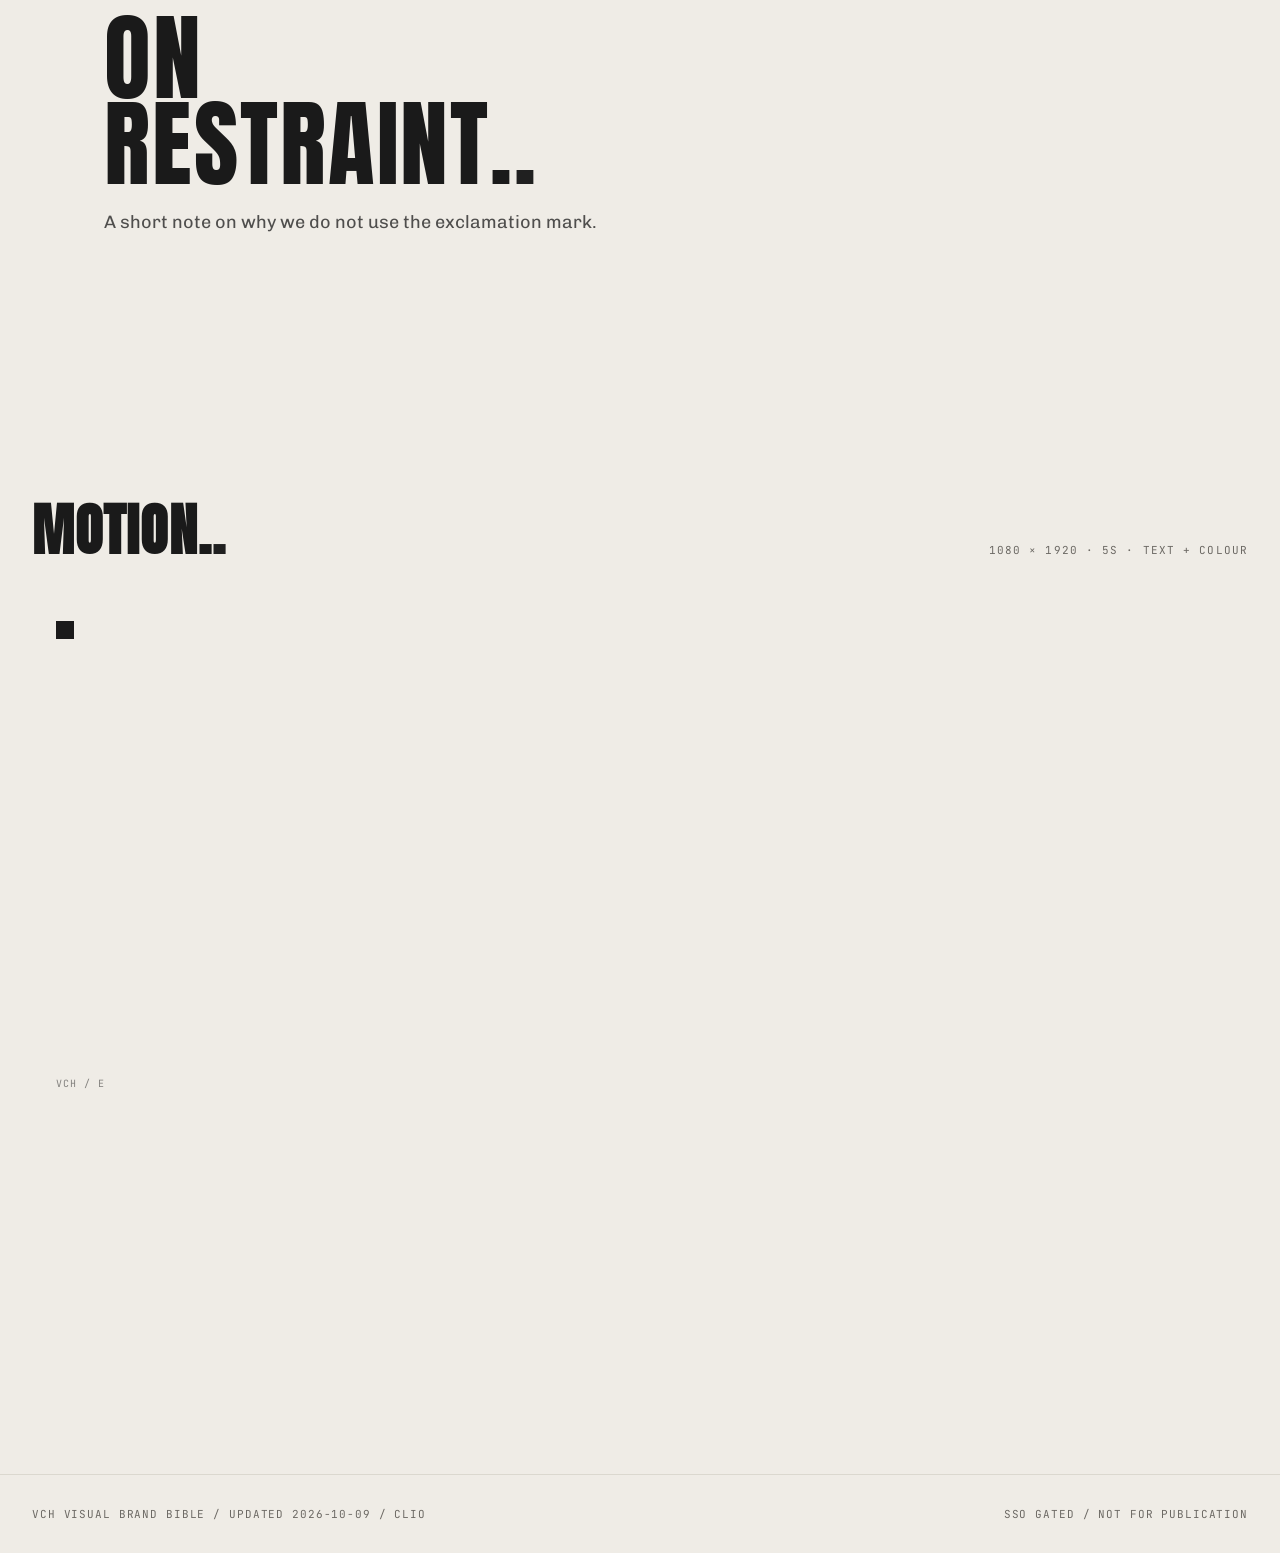
<file: dir-E.html>
<!doctype html><html lang="en"><head>
<meta charset="utf-8">
<meta name="viewport" content="width=device-width,initial-scale=1">
<title>Direction E: Signal Over Noise — VCH Visual Brand Bible</title>
<link rel="preconnect" href="https://fonts.googleapis.com">
<link rel="preconnect" href="https://fonts.gstatic.com" crossorigin>
<link href="https://fonts.googleapis.com/css2?family=Anton&family=Chivo:wght@300;400;500;600&family=Caveat:wght@500&family=JetBrains+Mono:wght@400;500&display=swap" rel="stylesheet">
<link rel="stylesheet" href="css/tokens.css">
<link rel="stylesheet" href="css/base.css">
</head><body>
<nav class="site-nav">
  <a class="mark" href="index.html">Vantage <b>Creative House</b></a>
  <ul>
    <li><a class="item " href="launch.html"><b style="color:var(--burnt-orange);">Launch · B vs C</b></a></li>
    <li><a class="item " href="principles.html">Principles</a></li>
    <li><a class="item " href="system.html">System</a></li>
    <li><a class="item " href="dir-A.html">A</a></li>
    <li><a class="item " href="dir-B.html">B</a></li>
    <li><a class="item " href="dir-C.html">C</a></li>
    <li><a class="item " href="dir-D.html">D</a></li>
    <li><a class="item active" href="dir-E.html">E</a></li>
    <li><a class="item " href="comparison.html">Compare</a></li>
    <li><a class="item " href="decisions.html">Decisions</a></li>
  </ul>
</nav>
<main data-dir="E" style="background:var(--ground);color:var(--fg-ink);">
  <div class="meta" style="color:var(--fg-body);">Direction E / 05</div>
  <h1 class="page-title" style="color:var(--fg-ink);">We do not need to shout</h1>
  <p class="page-subtitle" style="color:var(--fg-body);">The most restrained of the five. Massive Anton statements on ivory, nothing else. One data point per post. Imagery is rare, and when it earns its place it is one detail. Section mark is a tiny filled square. Reads as patient, certain, Dieter Rams meets a quiet newsroom.</p>

  <section class="section">
    <div class="section-head"><h2>Brand board.</h2><span class="label">1920 × 1080</span></div>
    
    <div class="brand-board" data-dir="E">
      <div class="left">
        <div class="wordmark">Vantage </div>
        <div class="principle">We do not need to shout</div>
        <div class="meta-lines">
          <div class="ml"><b>Direction E</b> &nbsp;·&nbsp; Signal Over Noise</div>
          <div class="ml"><b>Display</b> &nbsp;·&nbsp; Anton (tightest)</div>
          <div class="ml"><b>Body</b> &nbsp;·&nbsp; Chivo</div>
          <div class="ml"><b>Section mark</b> &nbsp;·&nbsp; <span class="mark-sq-xs"></span></div>
        </div>
      </div>
      <div class="right">
        <div class="palette">
          <div class="chip" data-name="ivory / #EFECE6" style="background:#EFECE6;"></div><div class="chip" data-name="soft-white / #F6F5F2" style="background:#F6F5F2;"></div><div class="chip" data-name="warm-grey / #4A4845" style="background:#4A4845;"></div><div class="chip" data-name="ink / #1A1A1A" style="background:#1A1A1A;"></div><div class="chip" data-name="body / #4A4845" style="background:#4A4845;"></div><div class="chip" data-name="accent / #202020" style="background:#202020;"></div>
        </div>
        <div class="type">
          <div class="d">We do not need to shout</div>
          <div class="b">The most restrained of the five. Massive Anton statements on ivory, nothing else. One data point per post. Imagery is rare, and when it earns its place it is one detail. Section mark is a tiny filled square. Reads as patient, certain, Dieter Rams meets a quiet newsroom.</div>
          <div class="m">01 / brand board · 02 / imagery rule · 03 / section mark · 04 / do and don't</div>
        </div>
        <div class="rules">
          <div class="r">
            <h4>Do</h4>
            <ul><li>Give the statement the whole canvas.</li><li>Set Anton at 240px or larger for hero statements.</li><li>Let whitespace do the work.</li><li>One idea per surface.</li></ul>
          </div>
          <div class="r">
            <h4>Don't</h4>
            <ul><li>Never add decoration.</li><li>Never put more than one idea on one canvas.</li><li>Never use colour as colour, only as weight.</li></ul>
          </div>
        </div>
      </div>
    </div>
  </section>

  <section class="section">
    <div class="section-head"><h2>Imagery.</h2><span class="label">2 hero stills · Higgsfield gpt_image_2_5</span></div>
    
    <div class="grid g-3" style="gap:var(--sp-3);">
      <div style="aspect-ratio:1/1;background-image:url('img/directions/E1_hand_palm.jpg');background-size:cover;background-position:center;border:1px solid var(--fg-field);"></div><div style="aspect-ratio:1/1;background-image:url('img/directions/E2_chisel.jpg');background-size:cover;background-position:center;border:1px solid var(--fg-field);"></div>
    </div>
  </section>

  <section class="section">
    <div class="section-head"><h2>Instagram grid.</h2><span class="label">1080 × 1080 × 9 tiles, as the grid</span></div>
    <div style="display:flex;gap:var(--sp-7);align-items:flex-start;flex-wrap:wrap;">
      <div class="ig-grid" style="max-width:720px;">
        <div class="ig-tile statement"><div class="t">Thirty years.</div></div><div class="ig-tile statement alt"><div class="t">One answer.</div></div><div class="ig-tile photo" style="background-image:url('img/directions/E1_hand_palm.jpg');"></div><div class="ig-tile statement"><div class="t">We do not need to shout.</div></div><div class="ig-tile statement field"><div class="t">Hiding in plain sight.</div></div><div class="ig-tile statement"><div class="t">Vantage.</div></div><div class="ig-tile photo" style="background-image:url('img/directions/E2_chisel.jpg');"></div><div class="ig-tile statement alt"><div class="t">Earned.</div></div><div class="ig-tile statement"><div class="t">Recorded.</div></div>
      </div>
      <div style="flex:1;min-width:280px;">
        <div class="meta" style="color:var(--fg-body);margin-bottom:var(--sp-3);">Mockup only</div>
        <div class="b-body" style="color:var(--fg-body);">Nine tiles arranged to show how the Signal Over Noise language reads at a glance on a profile. Every statement ends in a period. The accent, when it appears, appears once.</div>
      </div>
    </div>
  </section>

  <section class="section">
    <div class="section-head"><h2>Instagram story.</h2><span class="label">1080 × 1920</span></div>
    <div style="display:flex;gap:var(--sp-6);align-items:flex-start;">
      <div class="ig-story"><div class="t">One idea per canvas.</div><div class="foot">@vantagecreativehouse</div></div>
      <div class="ig-reel"><div class="t">Vantage.</div></div>
      <div style="flex:1;max-width:420px;">
        <div class="meta" style="color:var(--fg-body);margin-bottom:var(--sp-3);">Left: static story · Right: reel cover</div>
        <div class="b-body" style="color:var(--fg-body);">Reel cover text sits inside the safe centre so the IG grid crop still reads.</div>
      </div>
    </div>
  </section>

  <section class="section">
    <div class="section-head"><h2>YouTube thumbnail.</h2><span class="label">1280 × 720</span></div>
    <div class="yt-thumb"><div class="t">We do not need to shout</div></div>
  </section>

  <section class="section">
    <div class="section-head"><h2>YouTube banner.</h2><span class="label">2560 × 1440 (TV safe centre 1546 × 423)</span></div>
    <div class="yt-banner"><div class="safe"><div class="t">VANTAGE</div><div class="b">We do not need to shout.</div></div></div>
  </section>

  <section class="section">
    <div class="section-head"><h2>LinkedIn single post.</h2><span class="label">1200 × 627</span></div>
    <div class="li-post"><div class="t">The quietest person in the room has been doing this for 30 years.</div><div class="sub">VCH</div></div>
  </section>

  <section class="section">
    <div class="section-head"><h2>LinkedIn banner.</h2><span class="label">1584 × 396</span></div>
    <div class="li-banner"><div class="t">We do not need to shout.</div><div class="meta">VCH</div></div>
  </section>

  <section class="section">
    <div class="section-head"><h2>Blog hero.</h2><span class="label">1920 × 900</span></div>
    <div class="blog-hero"><div><div class="t">On restraint.</div><div class="sub">A short note on why we do not use the exclamation mark.</div></div></div>
  </section>

  <section class="section">
    <div class="section-head"><h2>Motion.</h2><span class="label">1080 × 1920 · 5s · text + colour</span></div>
    <div class="motion-card">
      
    <div class="motion-anim" style="background:#EFECE6;color:#1A1A1A;">
      <div class="motion-sq" style="background:#1A1A1A;"></div>
      <div class="motion-text">
        <span class="motion-line">WE DO NOT NEED TO SHOUT</span><span class="motion-dot" style="color:#1A1A1A;">.</span>
      </div>
      <div class="motion-foot" style="color:#1A1A1A;opacity:0.5;">VCH / E</div>
    </div>
    </div>
  </section>
</main><footer class="site">
  <div>VCH Visual Brand Bible / Updated 2026-10-09 / Clio</div>
  <div>SSO gated / Not for publication</div>
</footer>
</body></html>
</file>
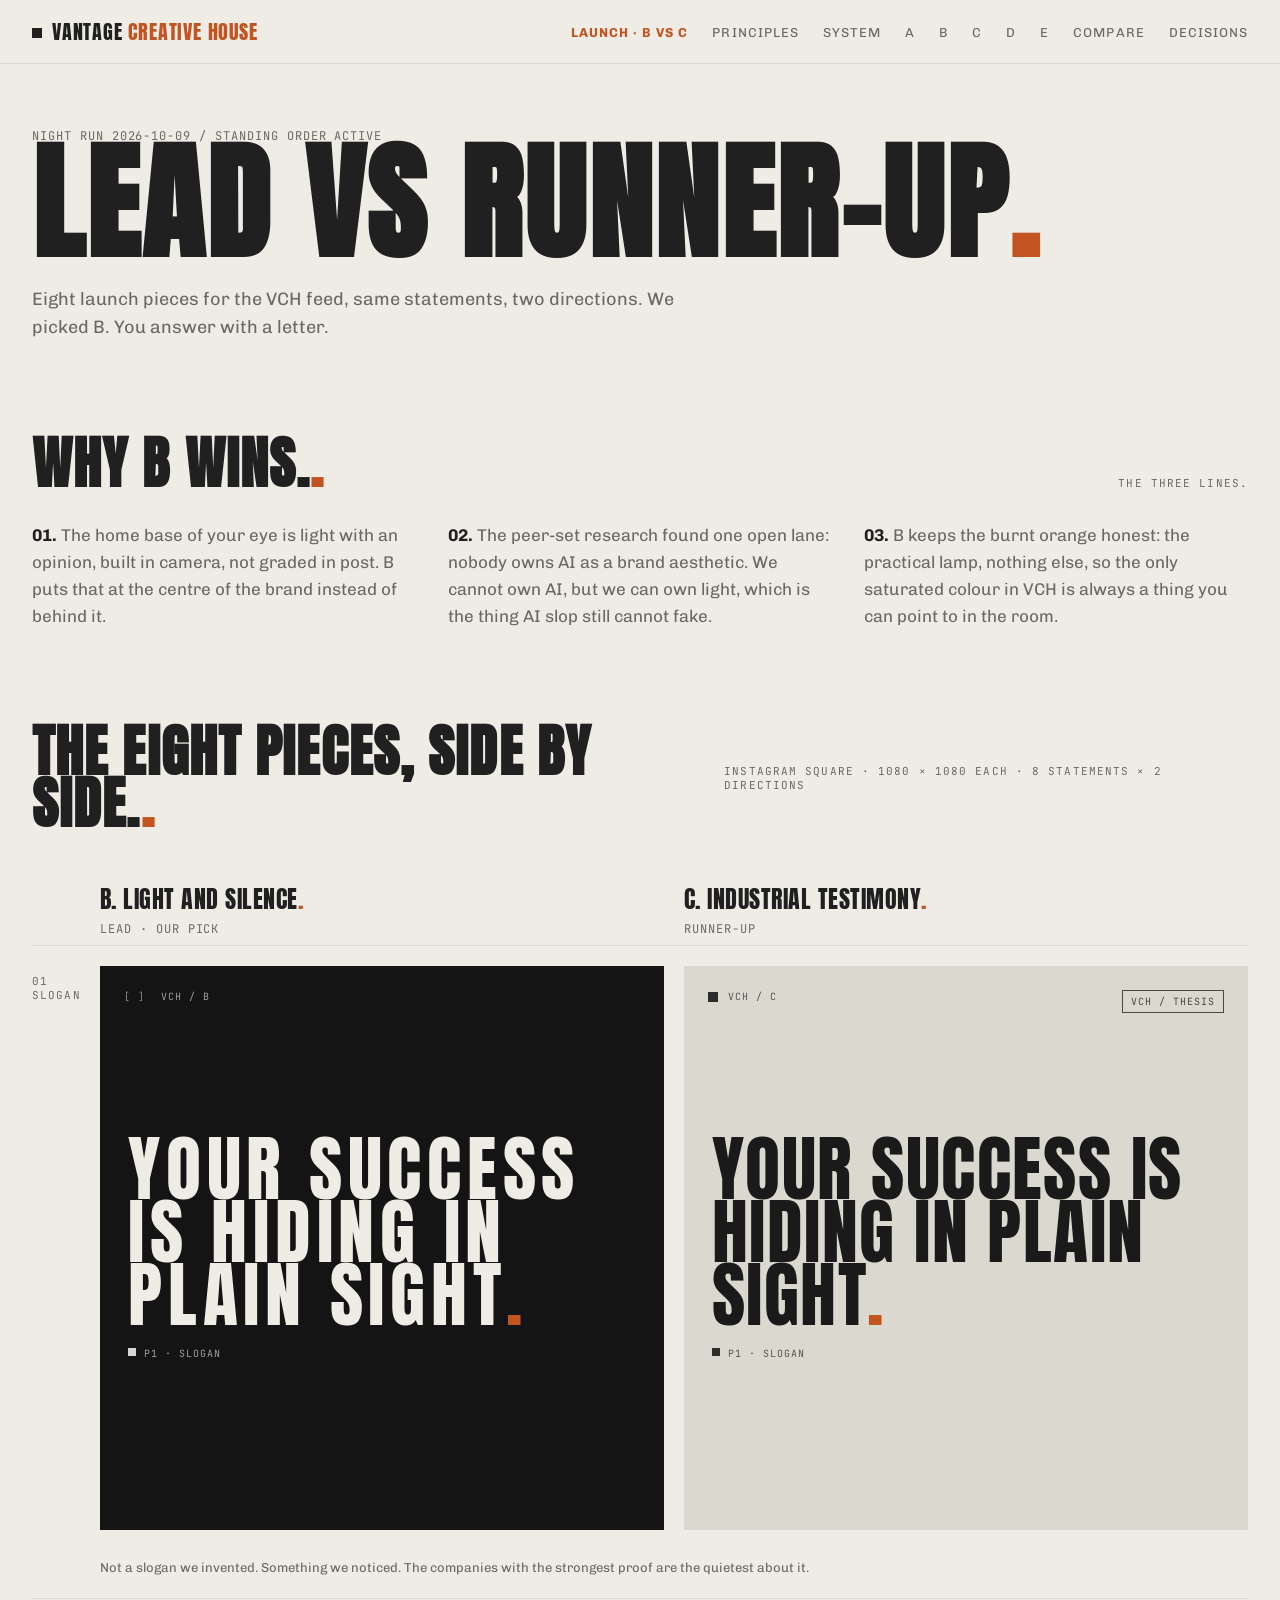
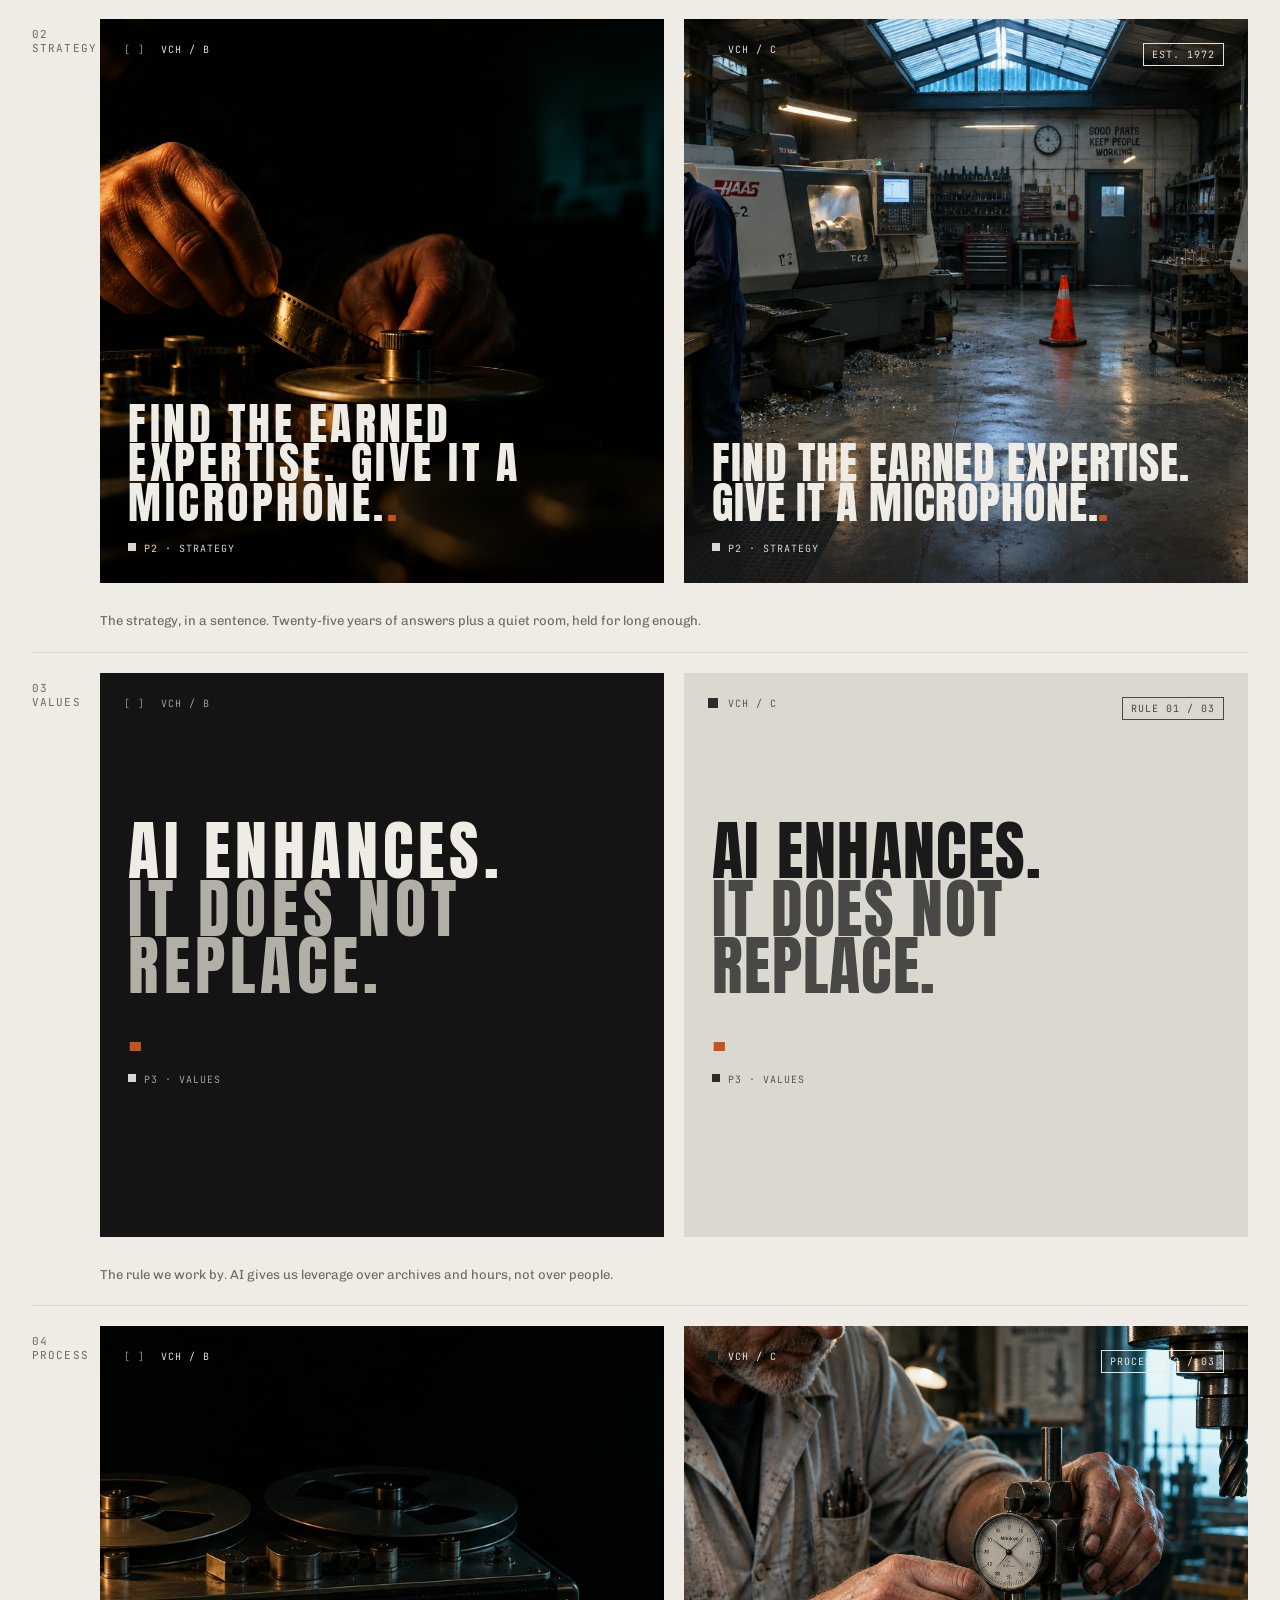
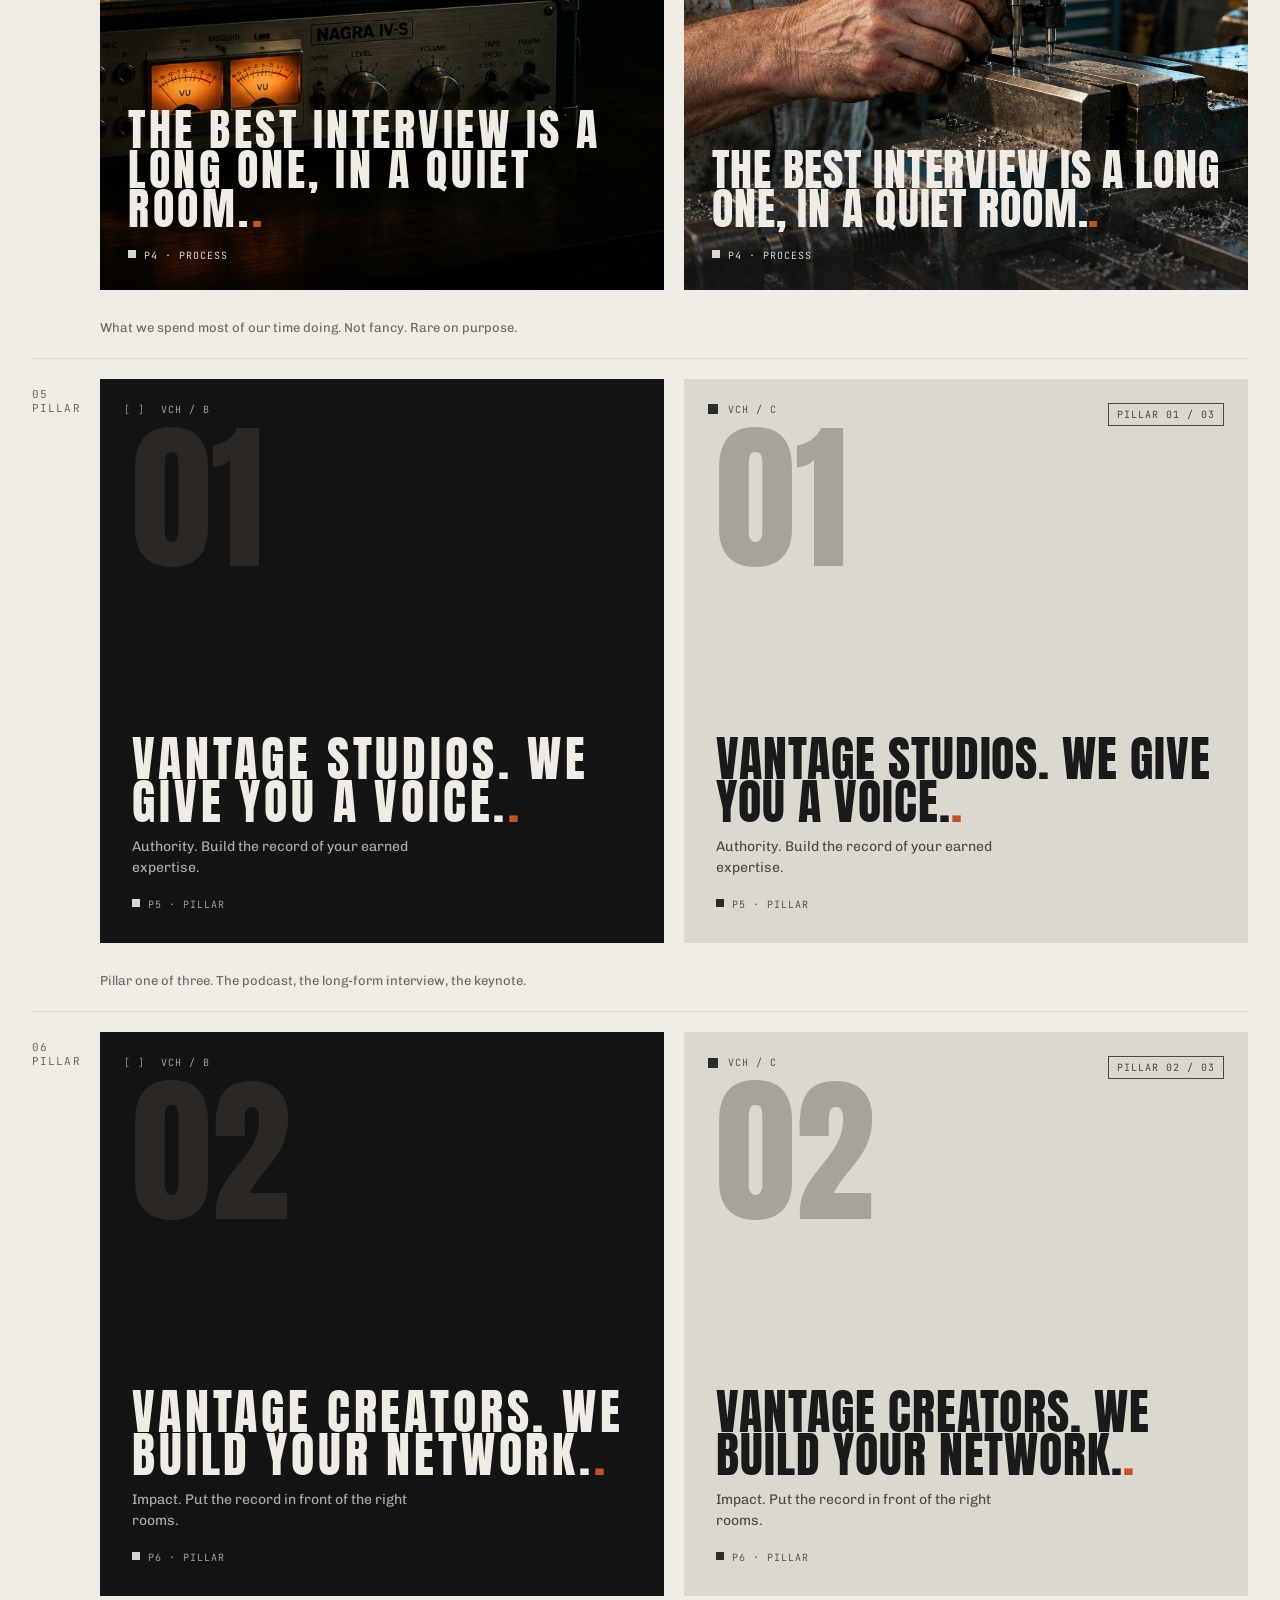
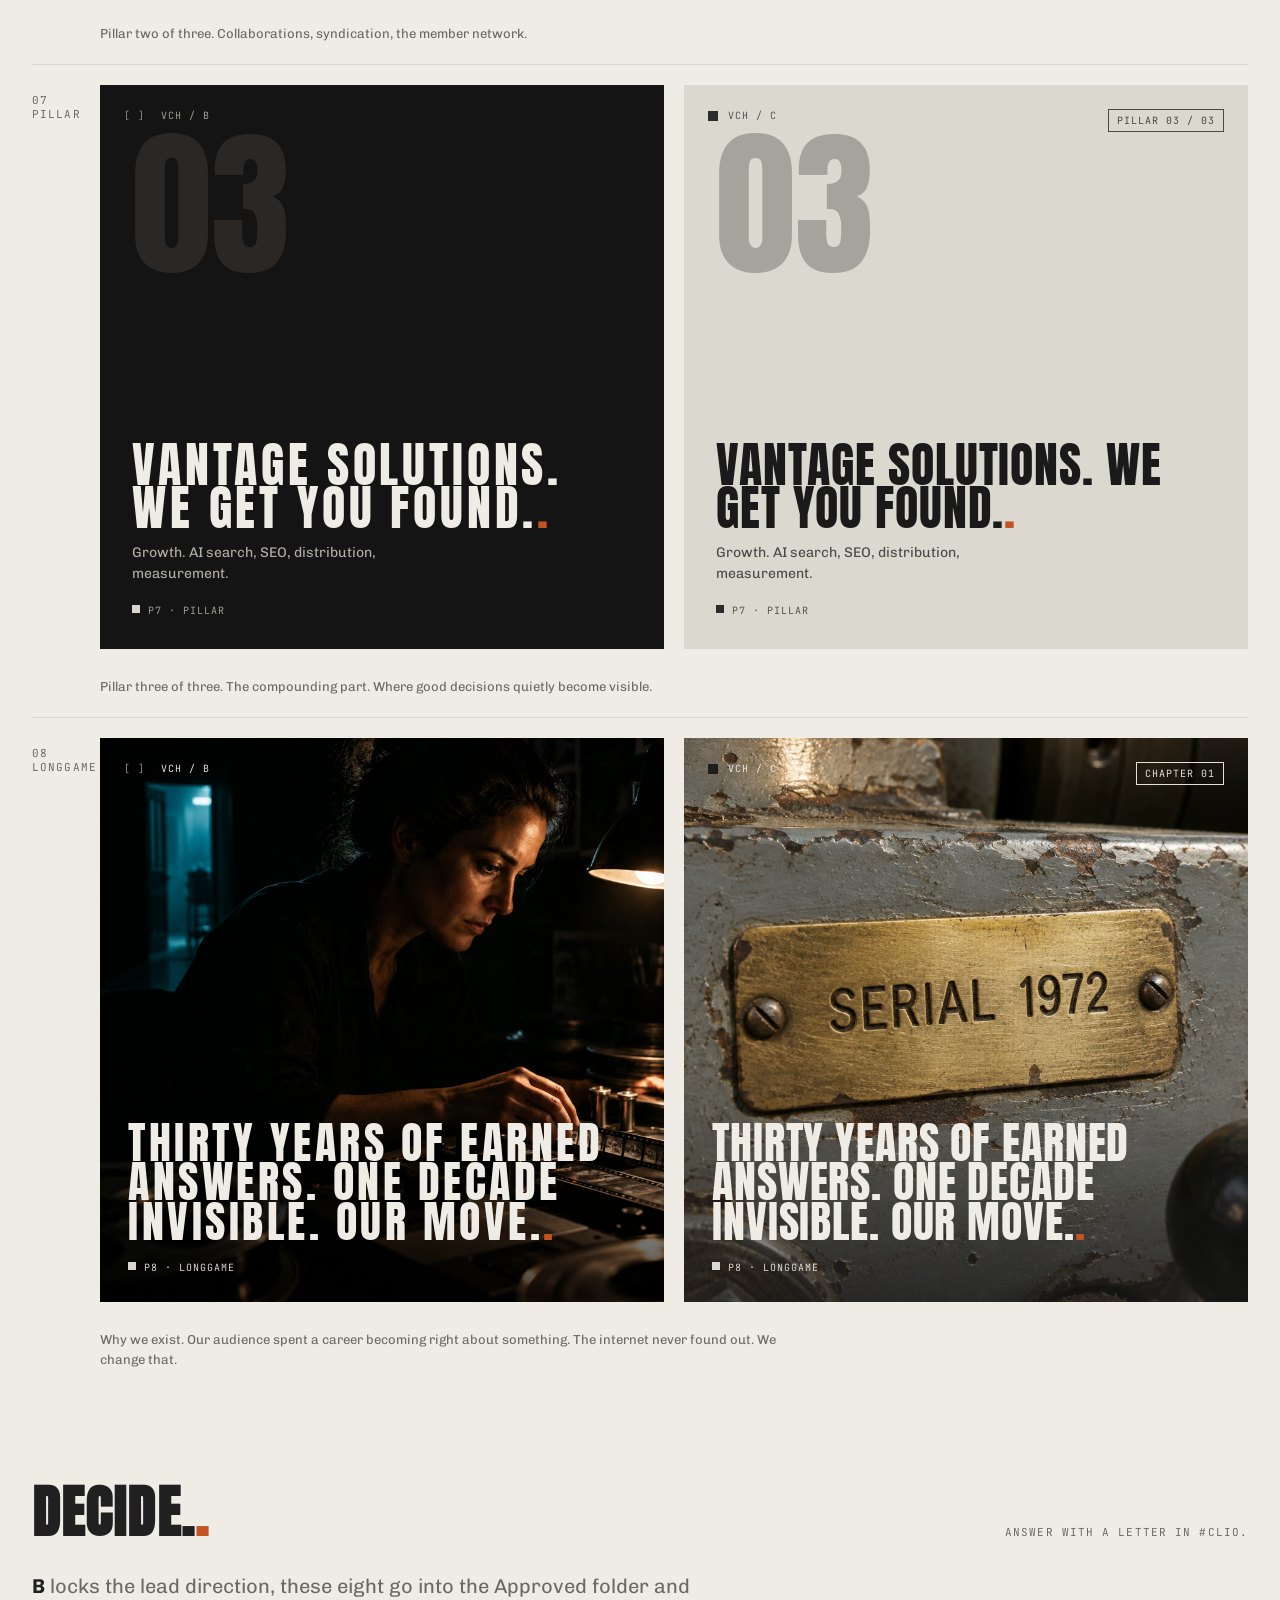
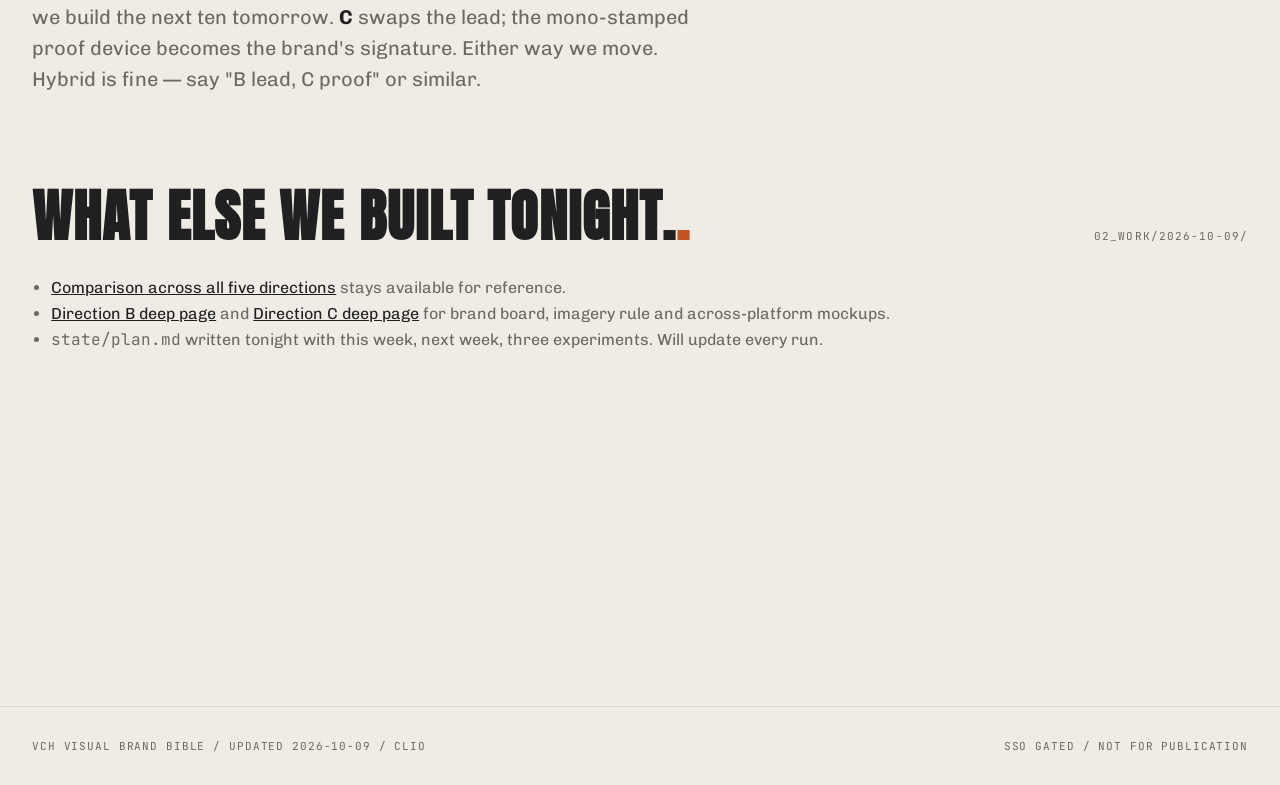
<file: launch.html>
<!doctype html><html lang="en"><head>
<meta charset="utf-8">
<meta name="viewport" content="width=device-width,initial-scale=1">
<title>Launch · B vs C — VCH Visual Brand Bible</title>
<link rel="preconnect" href="https://fonts.googleapis.com">
<link rel="preconnect" href="https://fonts.gstatic.com" crossorigin>
<link href="https://fonts.googleapis.com/css2?family=Anton&family=Chivo:wght@300;400;500;600&family=Caveat:wght@500&family=JetBrains+Mono:wght@400;500&display=swap" rel="stylesheet">
<link rel="stylesheet" href="css/tokens.css">
<link rel="stylesheet" href="css/base.css">
</head><body>
<nav class="site-nav">
  <a class="mark" href="index.html">Vantage <b>Creative House</b></a>
  <ul>
    <li><a class="item active" href="launch.html"><b style="color:var(--burnt-orange);">Launch · B vs C</b></a></li>
    <li><a class="item " href="principles.html">Principles</a></li>
    <li><a class="item " href="system.html">System</a></li>
    <li><a class="item " href="dir-A.html">A</a></li>
    <li><a class="item " href="dir-B.html">B</a></li>
    <li><a class="item " href="dir-C.html">C</a></li>
    <li><a class="item " href="dir-D.html">D</a></li>
    <li><a class="item " href="dir-E.html">E</a></li>
    <li><a class="item " href="comparison.html">Compare</a></li>
    <li><a class="item " href="decisions.html">Decisions</a></li>
  </ul>
</nav>
<main>
  <div class="meta">Night run 2026-10-09 / Standing order active</div>
  <h1 class="page-title">Lead vs runner-up</h1>
  <p class="page-subtitle">Eight launch pieces for the VCH feed, same statements, two directions. We picked B. You answer with a letter.</p>

  <section class="section">
    <div class="section-head">
      <h2>Why B wins.</h2>
      <span class="label">The three lines.</span>
    </div>
    <div class="grid g-3" style="gap:var(--sp-6);">
      <div class="b-body" style="font-size:17px;">
        <b style="color:var(--ink);">01.</b> The home base of your eye is light with an opinion, built in camera, not graded in post. B puts that at the centre of the brand instead of behind it.
      </div>
      <div class="b-body" style="font-size:17px;">
        <b style="color:var(--ink);">02.</b> The peer-set research found one open lane: nobody owns AI as a brand aesthetic. We cannot own AI, but we can own light, which is the thing AI slop still cannot fake.
      </div>
      <div class="b-body" style="font-size:17px;">
        <b style="color:var(--ink);">03.</b> B keeps the burnt orange honest: the practical lamp, nothing else, so the only saturated colour in VCH is always a thing you can point to in the room.
      </div>
    </div>
  </section>

  <section class="section">
    <div class="section-head">
      <h2>The eight pieces, side by side.</h2>
      <span class="label">Instagram square · 1080 × 1080 each · 8 statements × 2 directions</span>
    </div>

    <div class="launch-colhead">
      <div></div>
      <div><div class="h">B. Light and Silence</div><div class="meta">Lead · our pick</div></div>
      <div><div class="h">C. Industrial Testimony</div><div class="meta">Runner-up</div></div>
    </div>

    
      <div class="launch-row">
        <div class="num">01<br>slogan</div>
        <div data-dir="B"><div class="launch-tile lt-typeMax" data-dir="B">
      <div class="lt-mark"><span class="sq"></span>VCH / B</div>
      <div class="lt-text">Your success is hiding in plain sight</div>
      <div class="lt-foot">P1 · SLOGAN</div>
    </div></div>
        <div data-dir="C"><div class="launch-tile lt-typeMax" data-dir="C">
      <div class="lt-mark"><span class="sq"></span>VCH / C</div><div class="lt-stamp">VCH / THESIS</div>
      <div class="lt-text">Your success is hiding in plain sight</div>
      <div class="lt-foot">P1 · SLOGAN</div>
    </div></div>
        <div class="caption">Not a slogan we invented. Something we noticed. The companies with the strongest proof are the quietest about it.</div>
      </div>
    
      <div class="launch-row">
        <div class="num">02<br>strategy</div>
        <div data-dir="B"><div class="launch-tile lt-photoTop" data-dir="B" style="background-image:url('img/directions/B2_hands_by_lamp.jpg');">
      <div class="lt-mark"><span class="sq"></span>VCH / B</div>
      <div class="lt-overlay">
        <div class="lt-text">Find the earned expertise. Give it a microphone.</div>
        <div class="lt-foot">P2 · STRATEGY</div>
      </div>
    </div></div>
        <div data-dir="C"><div class="launch-tile lt-photoTop" data-dir="C" style="background-image:url('img/directions/C1_shop_floor_wide.jpg');">
      <div class="lt-mark"><span class="sq"></span>VCH / C</div><div class="lt-stamp">EST. 1972</div>
      <div class="lt-overlay">
        <div class="lt-text">Find the earned expertise. Give it a microphone.</div>
        <div class="lt-foot">P2 · STRATEGY</div>
      </div>
    </div></div>
        <div class="caption">The strategy, in a sentence. Twenty-five years of answers plus a quiet room, held for long enough.</div>
      </div>
    
      <div class="launch-row">
        <div class="num">03<br>values</div>
        <div data-dir="B"><div class="launch-tile lt-typeSplit" data-dir="B">
      <div class="lt-mark"><span class="sq"></span>VCH / B</div>
      <div class="lt-text">AI enhances.<span class="lt-line-2">It does not replace.</span></div>
      <div class="lt-foot">P3 · VALUES</div>
    </div></div>
        <div data-dir="C"><div class="launch-tile lt-typeSplit" data-dir="C">
      <div class="lt-mark"><span class="sq"></span>VCH / C</div><div class="lt-stamp">RULE 01 / 03</div>
      <div class="lt-text">AI enhances.<span class="lt-line-2">It does not replace.</span></div>
      <div class="lt-foot">P3 · VALUES</div>
    </div></div>
        <div class="caption">The rule we work by. AI gives us leverage over archives and hours, not over people.</div>
      </div>
    
      <div class="launch-row">
        <div class="num">04<br>process</div>
        <div data-dir="B"><div class="launch-tile lt-photoTop" data-dir="B" style="background-image:url('img/directions/B3_nagra_still.jpg');">
      <div class="lt-mark"><span class="sq"></span>VCH / B</div>
      <div class="lt-overlay">
        <div class="lt-text">The best interview is a long one, in a quiet room.</div>
        <div class="lt-foot">P4 · PROCESS</div>
      </div>
    </div></div>
        <div data-dir="C"><div class="launch-tile lt-photoTop" data-dir="C" style="background-image:url('img/directions/C2_calloused_hands.jpg');">
      <div class="lt-mark"><span class="sq"></span>VCH / C</div><div class="lt-stamp">PROCESS 02 / 03</div>
      <div class="lt-overlay">
        <div class="lt-text">The best interview is a long one, in a quiet room.</div>
        <div class="lt-foot">P4 · PROCESS</div>
      </div>
    </div></div>
        <div class="caption">What we spend most of our time doing. Not fancy. Rare on purpose.</div>
      </div>
    
      <div class="launch-row">
        <div class="num">05<br>pillar</div>
        <div data-dir="B"><div class="launch-tile lt-pillar" data-dir="B">
      <div class="lt-mark"><span class="sq"></span>VCH / B</div>
      <div class="lt-pillar-num">01</div>
      <div class="lt-pillar-main">
        <div class="lt-text">Vantage Studios. We give you a voice.</div>
        <div class="lt-sub">Authority. Build the record of your earned expertise.</div>
        <div class="lt-foot">P5 · PILLAR</div>
      </div>
    </div></div>
        <div data-dir="C"><div class="launch-tile lt-pillar" data-dir="C">
      <div class="lt-mark"><span class="sq"></span>VCH / C</div><div class="lt-stamp">PILLAR 01 / 03</div>
      <div class="lt-pillar-num">01</div>
      <div class="lt-pillar-main">
        <div class="lt-text">Vantage Studios. We give you a voice.</div>
        <div class="lt-sub">Authority. Build the record of your earned expertise.</div>
        <div class="lt-foot">P5 · PILLAR</div>
      </div>
    </div></div>
        <div class="caption">Pillar one of three. The podcast, the long-form interview, the keynote.</div>
      </div>
    
      <div class="launch-row">
        <div class="num">06<br>pillar</div>
        <div data-dir="B"><div class="launch-tile lt-pillar" data-dir="B">
      <div class="lt-mark"><span class="sq"></span>VCH / B</div>
      <div class="lt-pillar-num">02</div>
      <div class="lt-pillar-main">
        <div class="lt-text">Vantage Creators. We build your network.</div>
        <div class="lt-sub">Impact. Put the record in front of the right rooms.</div>
        <div class="lt-foot">P6 · PILLAR</div>
      </div>
    </div></div>
        <div data-dir="C"><div class="launch-tile lt-pillar" data-dir="C">
      <div class="lt-mark"><span class="sq"></span>VCH / C</div><div class="lt-stamp">PILLAR 02 / 03</div>
      <div class="lt-pillar-num">02</div>
      <div class="lt-pillar-main">
        <div class="lt-text">Vantage Creators. We build your network.</div>
        <div class="lt-sub">Impact. Put the record in front of the right rooms.</div>
        <div class="lt-foot">P6 · PILLAR</div>
      </div>
    </div></div>
        <div class="caption">Pillar two of three. Collaborations, syndication, the member network.</div>
      </div>
    
      <div class="launch-row">
        <div class="num">07<br>pillar</div>
        <div data-dir="B"><div class="launch-tile lt-pillar" data-dir="B">
      <div class="lt-mark"><span class="sq"></span>VCH / B</div>
      <div class="lt-pillar-num">03</div>
      <div class="lt-pillar-main">
        <div class="lt-text">Vantage Solutions. We get you found.</div>
        <div class="lt-sub">Growth. AI search, SEO, distribution, measurement.</div>
        <div class="lt-foot">P7 · PILLAR</div>
      </div>
    </div></div>
        <div data-dir="C"><div class="launch-tile lt-pillar" data-dir="C">
      <div class="lt-mark"><span class="sq"></span>VCH / C</div><div class="lt-stamp">PILLAR 03 / 03</div>
      <div class="lt-pillar-num">03</div>
      <div class="lt-pillar-main">
        <div class="lt-text">Vantage Solutions. We get you found.</div>
        <div class="lt-sub">Growth. AI search, SEO, distribution, measurement.</div>
        <div class="lt-foot">P7 · PILLAR</div>
      </div>
    </div></div>
        <div class="caption">Pillar three of three. The compounding part. Where good decisions quietly become visible.</div>
      </div>
    
      <div class="launch-row">
        <div class="num">08<br>longgame</div>
        <div data-dir="B"><div class="launch-tile lt-photoTop" data-dir="B" style="background-image:url('img/directions/B1_chiaroscuro_portrait.jpg');">
      <div class="lt-mark"><span class="sq"></span>VCH / B</div>
      <div class="lt-overlay">
        <div class="lt-text">Thirty years of earned answers. One decade invisible. Our move.</div>
        <div class="lt-foot">P8 · LONGGAME</div>
      </div>
    </div></div>
        <div data-dir="C"><div class="launch-tile lt-photoTop" data-dir="C" style="background-image:url('img/directions/C3_brass_plate.jpg');">
      <div class="lt-mark"><span class="sq"></span>VCH / C</div><div class="lt-stamp">CHAPTER 01</div>
      <div class="lt-overlay">
        <div class="lt-text">Thirty years of earned answers. One decade invisible. Our move.</div>
        <div class="lt-foot">P8 · LONGGAME</div>
      </div>
    </div></div>
        <div class="caption">Why we exist. Our audience spent a career becoming right about something. The internet never found out. We change that.</div>
      </div>
    
  </section>

  <section class="section">
    <div class="section-head">
      <h2>Decide.</h2>
      <span class="label">Answer with a letter in #clio.</span>
    </div>
    <div class="b-lede">
      <b style="color:var(--ink);">B</b> locks the lead direction, these eight go into the Approved folder and we build the next ten tomorrow. <b style="color:var(--ink);">C</b> swaps the lead; the mono-stamped proof device becomes the brand's signature. Either way we move. Hybrid is fine — say "B lead, C proof" or similar.
    </div>
  </section>

  <section class="section">
    <div class="section-head">
      <h2>What else we built tonight.</h2>
      <span class="label">02_Work/2026-10-09/</span>
    </div>
    <ul class="b-body" style="padding-left:1.2em;line-height:1.65;">
      <li><a href="comparison.html" style="color:var(--ink);">Comparison across all five directions</a> stays available for reference.</li>
      <li><a href="dir-B.html" style="color:var(--ink);">Direction B deep page</a> and <a href="dir-C.html" style="color:var(--ink);">Direction C deep page</a> for brand board, imagery rule and across-platform mockups.</li>
      <li><code style="font-family:var(--mono);">state/plan.md</code> written tonight with this week, next week, three experiments. Will update every run.</li>
    </ul>
  </section>
</main><footer class="site">
  <div>VCH Visual Brand Bible / Updated 2026-10-09 / Clio</div>
  <div>SSO gated / Not for publication</div>
</footer>
</body></html>
</file>
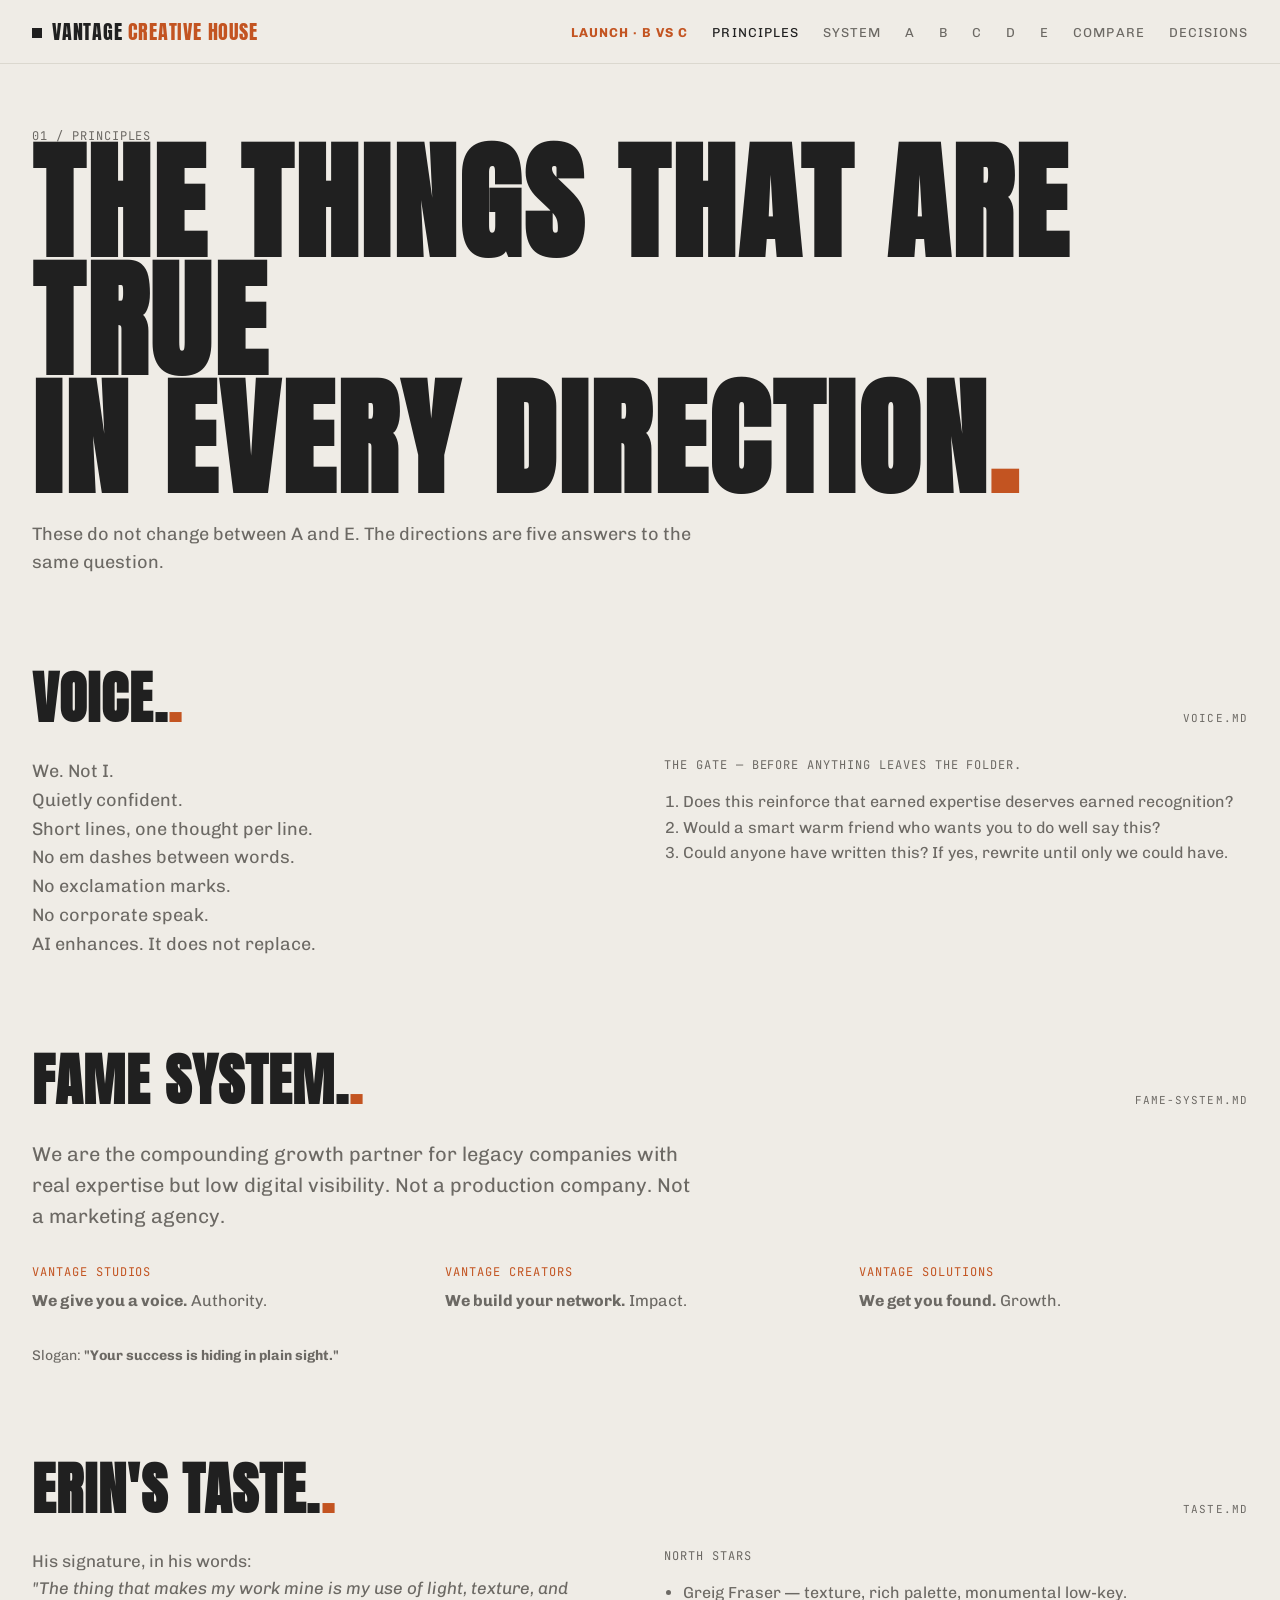
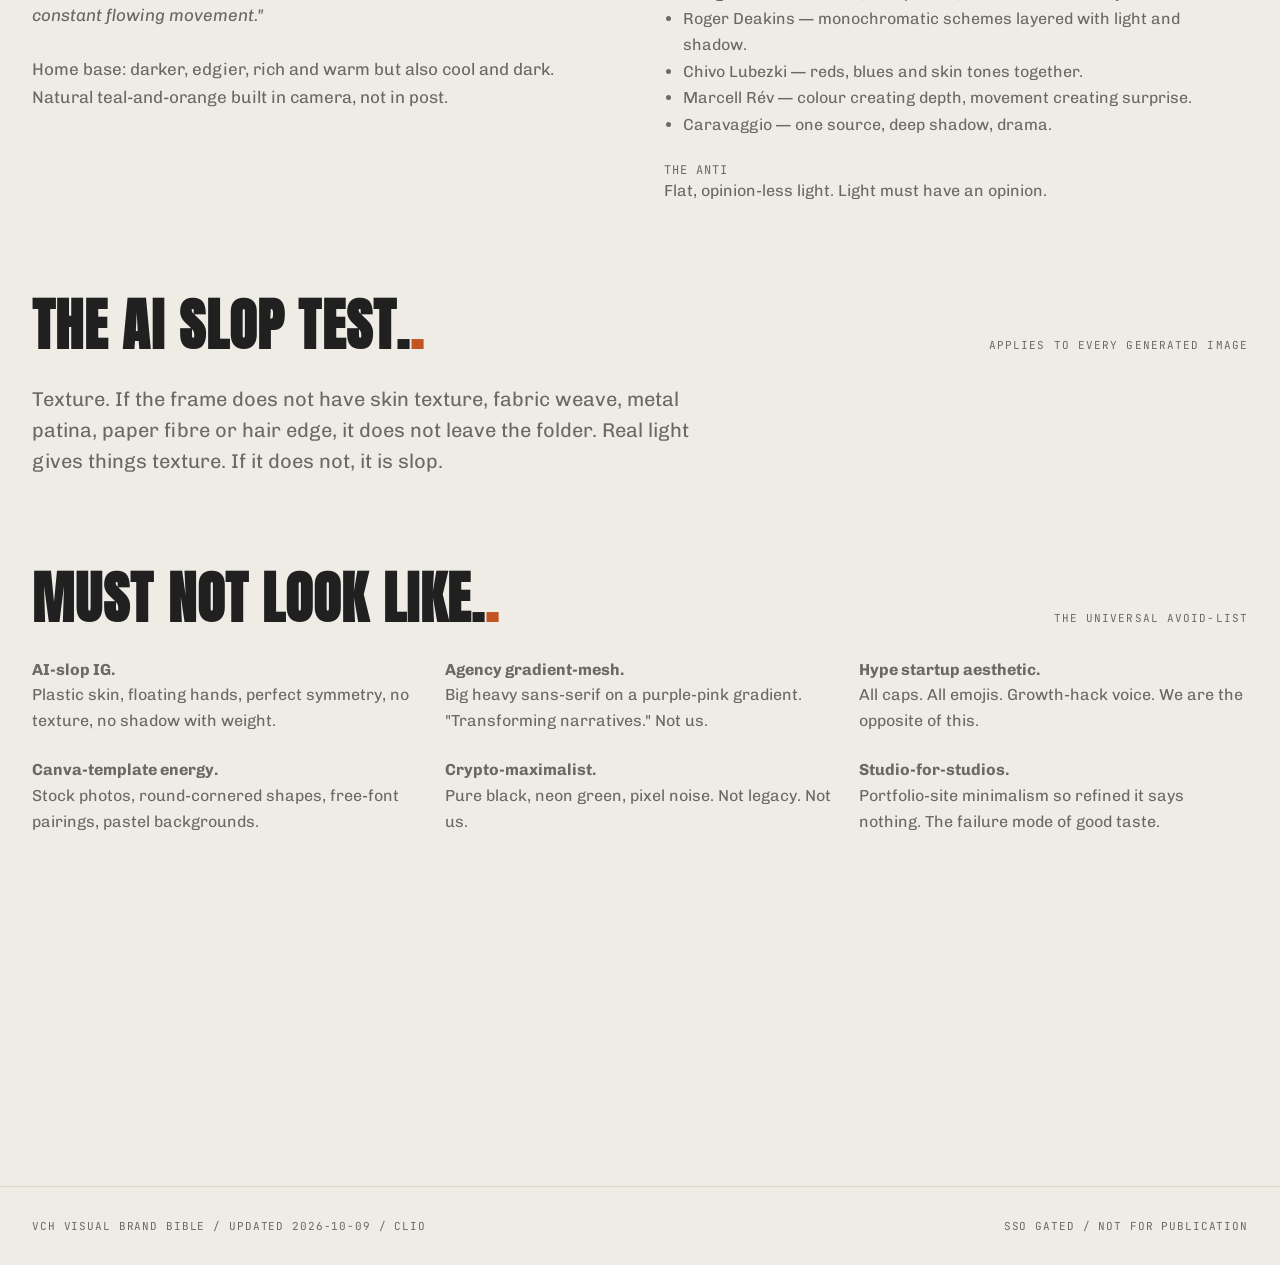
<file: principles.html>
<!doctype html><html lang="en"><head>
<meta charset="utf-8">
<meta name="viewport" content="width=device-width,initial-scale=1">
<title>Principles — VCH Visual Brand Bible</title>
<link rel="preconnect" href="https://fonts.googleapis.com">
<link rel="preconnect" href="https://fonts.gstatic.com" crossorigin>
<link href="https://fonts.googleapis.com/css2?family=Anton&family=Chivo:wght@300;400;500;600&family=Caveat:wght@500&family=JetBrains+Mono:wght@400;500&display=swap" rel="stylesheet">
<link rel="stylesheet" href="css/tokens.css">
<link rel="stylesheet" href="css/base.css">
</head><body>
<nav class="site-nav">
  <a class="mark" href="index.html">Vantage <b>Creative House</b></a>
  <ul>
    <li><a class="item " href="launch.html"><b style="color:var(--burnt-orange);">Launch · B vs C</b></a></li>
    <li><a class="item active" href="principles.html">Principles</a></li>
    <li><a class="item " href="system.html">System</a></li>
    <li><a class="item " href="dir-A.html">A</a></li>
    <li><a class="item " href="dir-B.html">B</a></li>
    <li><a class="item " href="dir-C.html">C</a></li>
    <li><a class="item " href="dir-D.html">D</a></li>
    <li><a class="item " href="dir-E.html">E</a></li>
    <li><a class="item " href="comparison.html">Compare</a></li>
    <li><a class="item " href="decisions.html">Decisions</a></li>
  </ul>
</nav>
<main>
  <div class="meta">01 / Principles</div>
  <h1 class="page-title">The things that are true<br>in every direction</h1>
  <p class="page-subtitle">These do not change between A and E. The directions are five answers to the same question.</p>

  <section class="section">
    <div class="section-head"><h2>Voice.</h2><span class="label">voice.md</span></div>
    <div class="grid g-2" style="gap:var(--sp-7);">
      <div class="b-body" style="font-size:18px;">
        We. Not I.<br>
        Quietly confident.<br>
        Short lines, one thought per line.<br>
        No em dashes between words.<br>
        No exclamation marks.<br>
        No corporate speak.<br>
        AI enhances. It does not replace.
      </div>
      <div>
        <div class="meta" style="margin-bottom:var(--sp-3);">The gate — before anything leaves the folder.</div>
        <ol class="b-body" style="padding-left:1.2em;line-height:1.6;">
          <li>Does this reinforce that earned expertise deserves earned recognition?</li>
          <li>Would a smart warm friend who wants you to do well say this?</li>
          <li>Could anyone have written this? If yes, rewrite until only we could have.</li>
        </ol>
      </div>
    </div>
  </section>

  <section class="section">
    <div class="section-head"><h2>Fame system.</h2><span class="label">fame-system.md</span></div>
    <div class="b-lede">
      We are the compounding growth partner for legacy companies with real expertise but low digital visibility. Not a production company. Not a marketing agency.
    </div>
    <div class="grid g-3" style="margin-top:var(--sp-6);gap:var(--sp-5);">
      <div><div class="meta" style="color:var(--burnt-orange);">Vantage Studios</div><div class="b-body" style="margin-top:var(--sp-2);"><b>We give you a voice.</b> Authority.</div></div>
      <div><div class="meta" style="color:var(--burnt-orange);">Vantage Creators</div><div class="b-body" style="margin-top:var(--sp-2);"><b>We build your network.</b> Impact.</div></div>
      <div><div class="meta" style="color:var(--burnt-orange);">Vantage Solutions</div><div class="b-body" style="margin-top:var(--sp-2);"><b>We get you found.</b> Growth.</div></div>
    </div>
    <div class="b-body" style="margin-top:var(--sp-6);font-size:14px;color:var(--warm-grey);">Slogan: <b>"Your success is hiding in plain sight."</b></div>
  </section>

  <section class="section">
    <div class="section-head"><h2>Erin's taste.</h2><span class="label">taste.md</span></div>
    <div class="grid g-2" style="gap:var(--sp-7);">
      <div class="b-body" style="font-size:17px;">
        His signature, in his words:<br>
        <i>"The thing that makes my work mine is my use of light, texture, and constant flowing movement."</i><br><br>
        Home base: darker, edgier, rich and warm but also cool and dark. Natural teal-and-orange built in camera, not in post.
      </div>
      <div>
        <div class="meta" style="margin-bottom:var(--sp-3);">North stars</div>
        <ul class="b-body" style="padding-left:1.2em;line-height:1.65;">
          <li>Greig Fraser — texture, rich palette, monumental low-key.</li>
          <li>Roger Deakins — monochromatic schemes layered with light and shadow.</li>
          <li>Chivo Lubezki — reds, blues and skin tones together.</li>
          <li>Marcell Rév — colour creating depth, movement creating surprise.</li>
          <li>Caravaggio — one source, deep shadow, drama.</li>
        </ul>
        <div class="meta" style="margin-top:var(--sp-5);">The anti</div>
        <div class="b-body">Flat, opinion-less light. Light must have an opinion.</div>
      </div>
    </div>
  </section>

  <section class="section">
    <div class="section-head"><h2>The AI slop test.</h2><span class="label">applies to every generated image</span></div>
    <div class="b-lede">Texture. If the frame does not have skin texture, fabric weave, metal patina, paper fibre or hair edge, it does not leave the folder. Real light gives things texture. If it does not, it is slop.</div>
  </section>

  <section class="section">
    <div class="section-head"><h2>Must not look like.</h2><span class="label">the universal avoid-list</span></div>
    <div class="grid g-3" style="gap:var(--sp-5);">
      <div class="b-body"><b>AI-slop IG.</b><br>Plastic skin, floating hands, perfect symmetry, no texture, no shadow with weight.</div>
      <div class="b-body"><b>Agency gradient-mesh.</b><br>Big heavy sans-serif on a purple-pink gradient. "Transforming narratives." Not us.</div>
      <div class="b-body"><b>Hype startup aesthetic.</b><br>All caps. All emojis. Growth-hack voice. We are the opposite of this.</div>
      <div class="b-body"><b>Canva-template energy.</b><br>Stock photos, round-cornered shapes, free-font pairings, pastel backgrounds.</div>
      <div class="b-body"><b>Crypto-maximalist.</b><br>Pure black, neon green, pixel noise. Not legacy. Not us.</div>
      <div class="b-body"><b>Studio-for-studios.</b><br>Portfolio-site minimalism so refined it says nothing. The failure mode of good taste.</div>
    </div>
  </section>
</main><footer class="site">
  <div>VCH Visual Brand Bible / Updated 2026-10-09 / Clio</div>
  <div>SSO gated / Not for publication</div>
</footer>
</body></html>
</file>
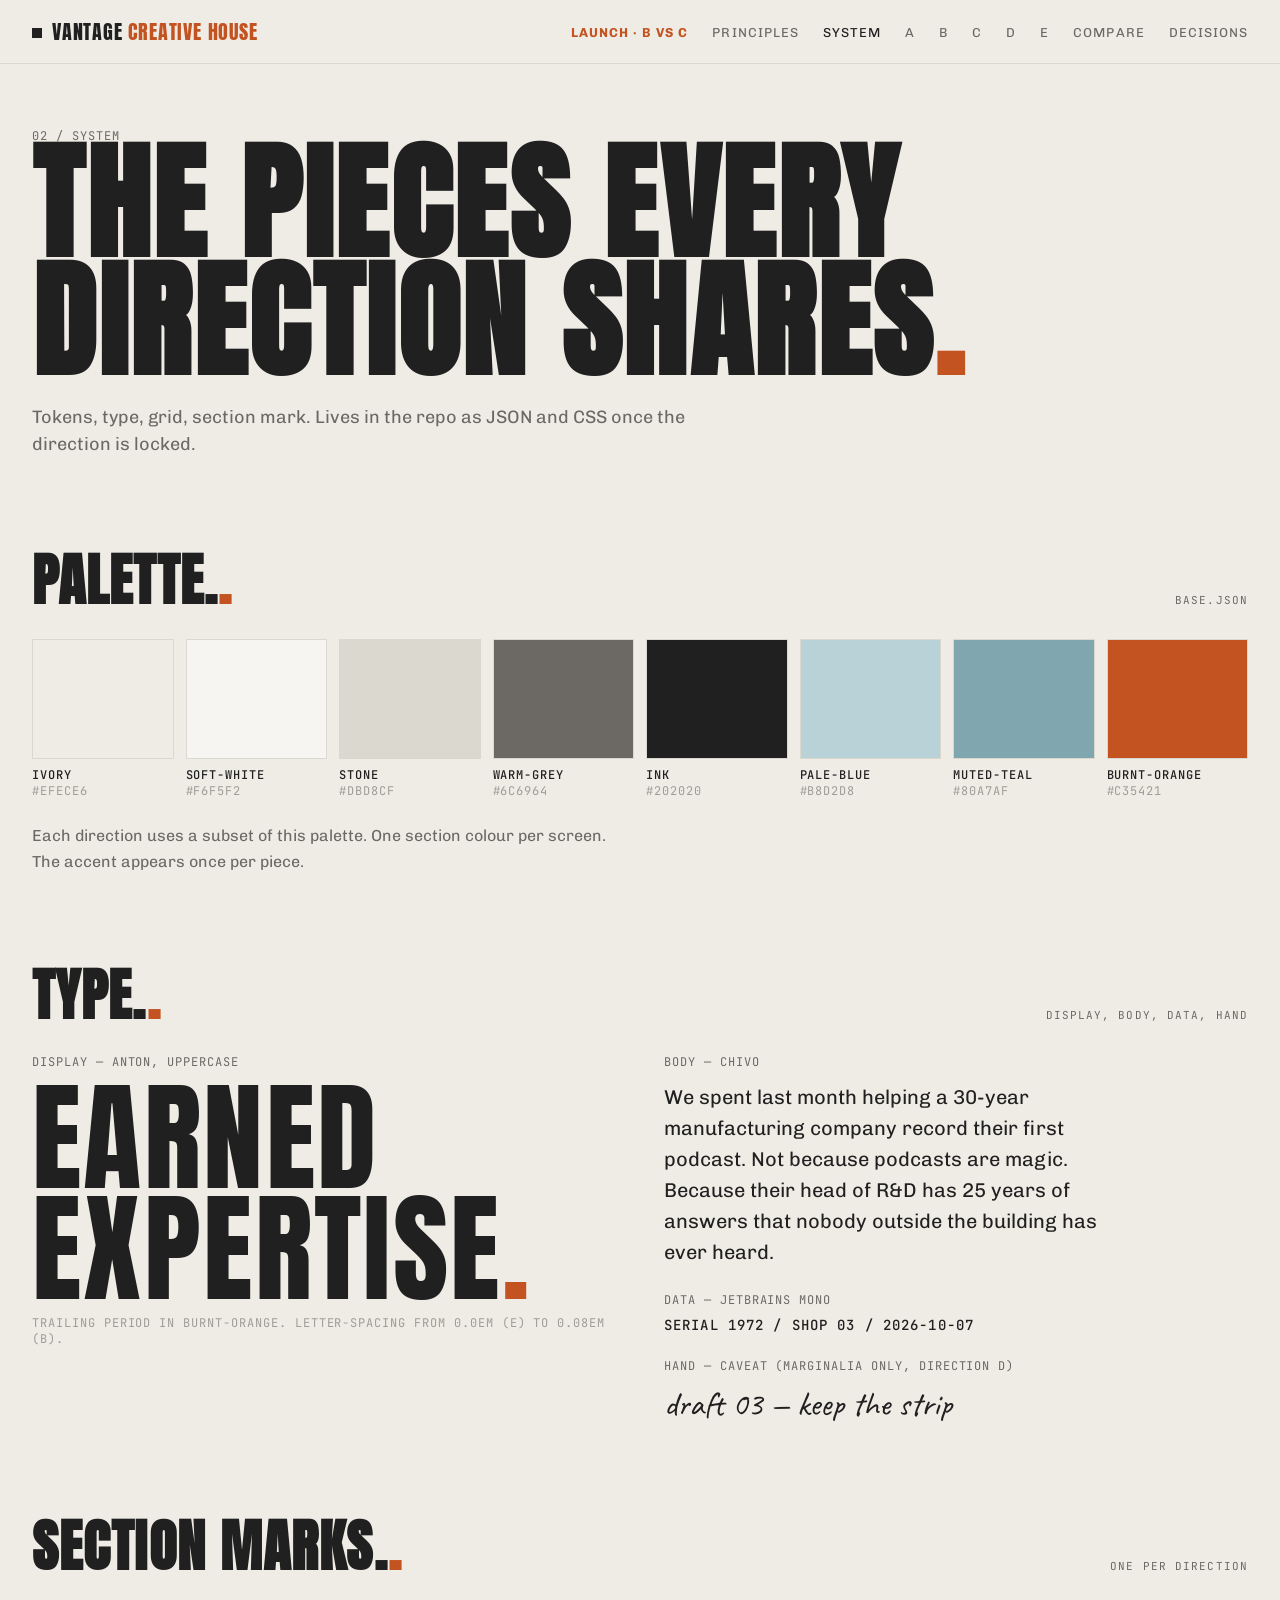
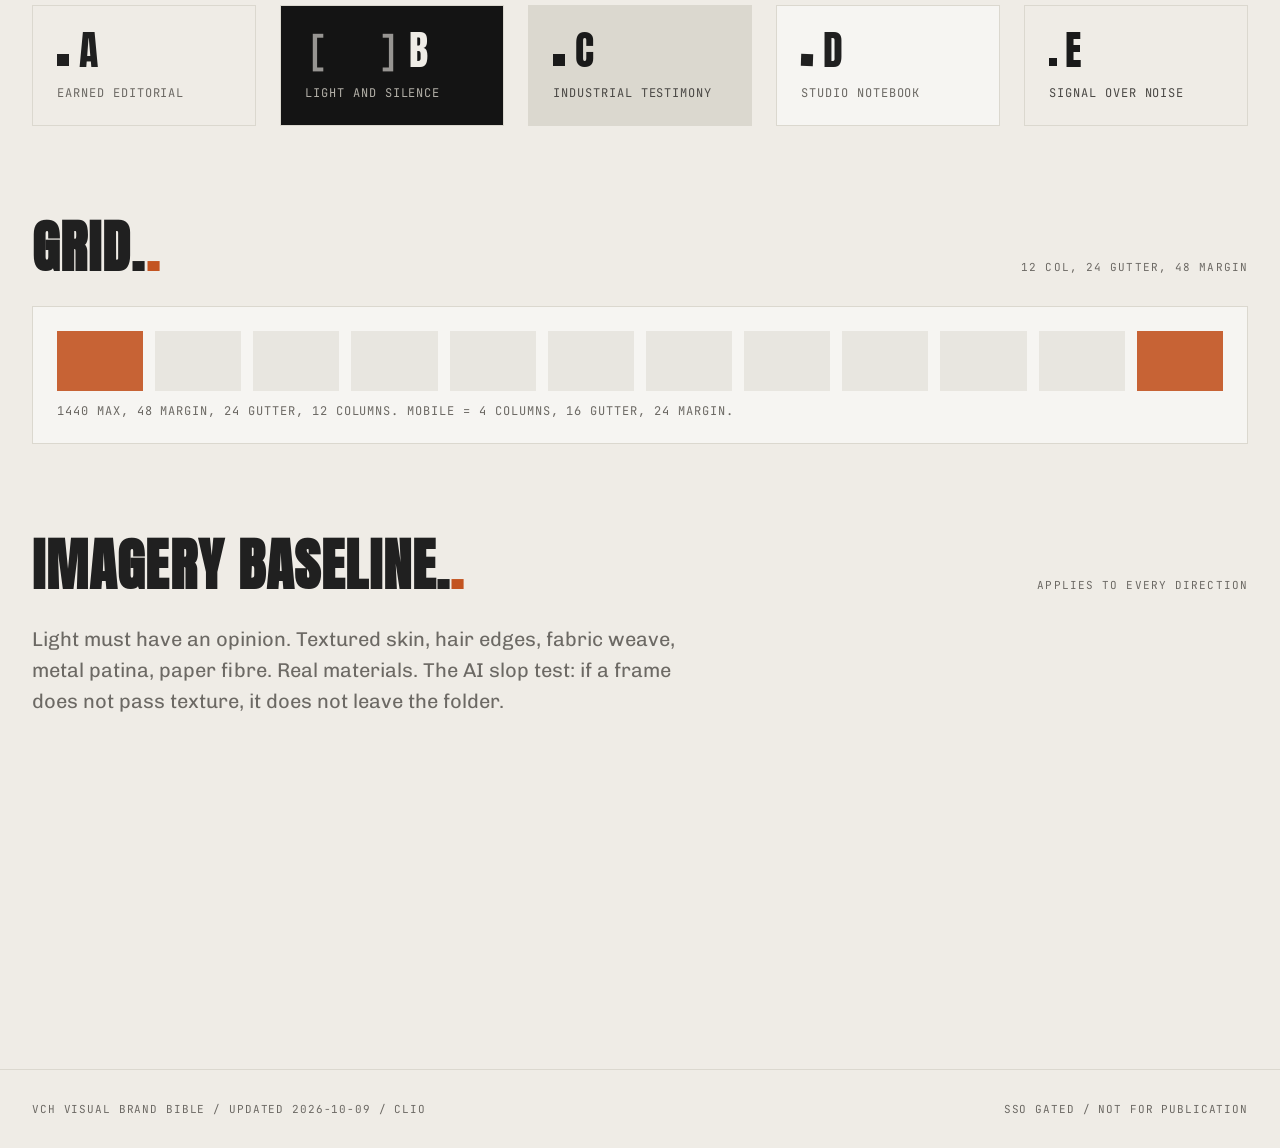
<file: system.html>
<!doctype html><html lang="en"><head>
<meta charset="utf-8">
<meta name="viewport" content="width=device-width,initial-scale=1">
<title>System — VCH Visual Brand Bible</title>
<link rel="preconnect" href="https://fonts.googleapis.com">
<link rel="preconnect" href="https://fonts.gstatic.com" crossorigin>
<link href="https://fonts.googleapis.com/css2?family=Anton&family=Chivo:wght@300;400;500;600&family=Caveat:wght@500&family=JetBrains+Mono:wght@400;500&display=swap" rel="stylesheet">
<link rel="stylesheet" href="css/tokens.css">
<link rel="stylesheet" href="css/base.css">
</head><body>
<nav class="site-nav">
  <a class="mark" href="index.html">Vantage <b>Creative House</b></a>
  <ul>
    <li><a class="item " href="launch.html"><b style="color:var(--burnt-orange);">Launch · B vs C</b></a></li>
    <li><a class="item " href="principles.html">Principles</a></li>
    <li><a class="item active" href="system.html">System</a></li>
    <li><a class="item " href="dir-A.html">A</a></li>
    <li><a class="item " href="dir-B.html">B</a></li>
    <li><a class="item " href="dir-C.html">C</a></li>
    <li><a class="item " href="dir-D.html">D</a></li>
    <li><a class="item " href="dir-E.html">E</a></li>
    <li><a class="item " href="comparison.html">Compare</a></li>
    <li><a class="item " href="decisions.html">Decisions</a></li>
  </ul>
</nav>
<main>
  <div class="meta">02 / System</div>
  <h1 class="page-title">The pieces every direction shares</h1>
  <p class="page-subtitle">Tokens, type, grid, section mark. Lives in the repo as JSON and CSS once the direction is locked.</p>

  <section class="section">
    <div class="section-head"><h2>Palette.</h2><span class="label">base.json</span></div>
    <div class="grid" style="grid-template-columns:repeat(8,1fr);gap:var(--sp-3);">
      
        <div>
          <div style="height:120px;background:#EFECE6;border:1px solid var(--stone);"></div>
          <div class="meta" style="margin-top:var(--sp-2);"><b>ivory</b></div>
          <div class="meta" style="opacity:0.6;">#EFECE6</div>
        </div>
      
        <div>
          <div style="height:120px;background:#F6F5F2;border:1px solid var(--stone);"></div>
          <div class="meta" style="margin-top:var(--sp-2);"><b>soft-white</b></div>
          <div class="meta" style="opacity:0.6;">#F6F5F2</div>
        </div>
      
        <div>
          <div style="height:120px;background:#DBD8CF;border:1px solid var(--stone);"></div>
          <div class="meta" style="margin-top:var(--sp-2);"><b>stone</b></div>
          <div class="meta" style="opacity:0.6;">#DBD8CF</div>
        </div>
      
        <div>
          <div style="height:120px;background:#6C6964;border:1px solid var(--stone);"></div>
          <div class="meta" style="margin-top:var(--sp-2);"><b>warm-grey</b></div>
          <div class="meta" style="opacity:0.6;">#6C6964</div>
        </div>
      
        <div>
          <div style="height:120px;background:#202020;border:1px solid var(--stone);"></div>
          <div class="meta" style="margin-top:var(--sp-2);"><b>ink</b></div>
          <div class="meta" style="opacity:0.6;">#202020</div>
        </div>
      
        <div>
          <div style="height:120px;background:#B8D2D8;border:1px solid var(--stone);"></div>
          <div class="meta" style="margin-top:var(--sp-2);"><b>pale-blue</b></div>
          <div class="meta" style="opacity:0.6;">#B8D2D8</div>
        </div>
      
        <div>
          <div style="height:120px;background:#80A7AF;border:1px solid var(--stone);"></div>
          <div class="meta" style="margin-top:var(--sp-2);"><b>muted-teal</b></div>
          <div class="meta" style="opacity:0.6;">#80A7AF</div>
        </div>
      
        <div>
          <div style="height:120px;background:#C35421;border:1px solid var(--stone);"></div>
          <div class="meta" style="margin-top:var(--sp-2);"><b>burnt-orange</b></div>
          <div class="meta" style="opacity:0.6;">#C35421</div>
        </div>
      
    </div>
    <div class="b-body" style="margin-top:var(--sp-5);max-width:60ch;">
      Each direction uses a subset of this palette. One section colour per screen. The accent appears once per piece.
    </div>
  </section>

  <section class="section">
    <div class="section-head"><h2>Type.</h2><span class="label">display, body, data, hand</span></div>
    <div class="grid g-2" style="gap:var(--sp-7);">
      <div>
        <div class="meta" style="margin-bottom:var(--sp-3);">Display — Anton, uppercase</div>
        <div class="h-display" style="font-size:120px;color:var(--ink);">Earned expertise</div>
        <div class="meta" style="margin-top:var(--sp-3);opacity:0.6;">Trailing period in burnt-orange. Letter-spacing from 0.0em (E) to 0.08em (B).</div>
      </div>
      <div>
        <div class="meta" style="margin-bottom:var(--sp-3);">Body — Chivo</div>
        <div class="b-lede" style="font-size:20px;color:var(--ink);max-width:40ch;">We spent last month helping a 30-year manufacturing company record their first podcast. Not because podcasts are magic. Because their head of R&amp;D has 25 years of answers that nobody outside the building has ever heard.</div>
        <div class="meta" style="margin-top:var(--sp-5);margin-bottom:var(--sp-2);">Data — JetBrains Mono</div>
        <div class="meta" style="font-size:14px;color:var(--ink);"><b>SERIAL 1972 / SHOP 03 / 2026-10-07</b></div>
        <div class="meta" style="margin-top:var(--sp-5);margin-bottom:var(--sp-2);">Hand — Caveat (marginalia only, direction D)</div>
        <div style="font-family:var(--hand);font-size:34px;color:var(--ink);">draft 03 — keep the strip</div>
      </div>
    </div>
  </section>

  <section class="section">
    <div class="section-head"><h2>Section marks.</h2><span class="label">one per direction</span></div>
    <div class="grid g-5" style="grid-template-columns:repeat(5,1fr);gap:var(--sp-5);">
      
        <div data-dir="A" style="padding:var(--sp-5);background:var(--ground);color:var(--fg-ink);border:1px solid var(--stone);">
          <div style="font-size:40px;line-height:1;"><span class="mark-sq"></span><span style="font-family:var(--display);text-transform:uppercase;letter-spacing:var(--display-tracking);">A</span></div>
          <div class="meta" style="margin-top:var(--sp-3);color:var(--fg-body);">Earned Editorial</div>
        </div>
      
        <div data-dir="B" style="padding:var(--sp-5);background:var(--ground);color:var(--fg-ink);border:1px solid var(--stone);">
          <div style="font-size:40px;line-height:1;"><span class="mark-bracket">[&nbsp;&nbsp;]</span><span style="font-family:var(--display);text-transform:uppercase;letter-spacing:var(--display-tracking);">B</span></div>
          <div class="meta" style="margin-top:var(--sp-3);color:var(--fg-body);">Light and Silence</div>
        </div>
      
        <div data-dir="C" style="padding:var(--sp-5);background:var(--ground);color:var(--fg-ink);border:1px solid var(--stone);">
          <div style="font-size:40px;line-height:1;"><span class="mark-sq"></span><span style="font-family:var(--display);text-transform:uppercase;letter-spacing:var(--display-tracking);">C</span></div>
          <div class="meta" style="margin-top:var(--sp-3);color:var(--fg-body);">Industrial Testimony</div>
        </div>
      
        <div data-dir="D" style="padding:var(--sp-5);background:var(--ground);color:var(--fg-ink);border:1px solid var(--stone);">
          <div style="font-size:40px;line-height:1;"><span class="mark-sq" style="transform:rotate(2deg);"></span><span style="font-family:var(--display);text-transform:uppercase;letter-spacing:var(--display-tracking);">D</span></div>
          <div class="meta" style="margin-top:var(--sp-3);color:var(--fg-body);">Studio Notebook</div>
        </div>
      
        <div data-dir="E" style="padding:var(--sp-5);background:var(--ground);color:var(--fg-ink);border:1px solid var(--stone);">
          <div style="font-size:40px;line-height:1;"><span class="mark-sq-xs"></span><span style="font-family:var(--display);text-transform:uppercase;letter-spacing:var(--display-tracking);">E</span></div>
          <div class="meta" style="margin-top:var(--sp-3);color:var(--fg-body);">Signal Over Noise</div>
        </div>
      
    </div>
  </section>

  <section class="section">
    <div class="section-head"><h2>Grid.</h2><span class="label">12 col, 24 gutter, 48 margin</span></div>
    <div style="background:var(--soft-white);padding:var(--sp-5);border:1px solid var(--stone);">
      <div class="grid g-12" style="gap:12px;">
        <div style="height:60px;background:var(--burnt-orange);opacity:0.9;"></div><div style="height:60px;background:var(--stone);opacity:0.5;"></div><div style="height:60px;background:var(--stone);opacity:0.5;"></div><div style="height:60px;background:var(--stone);opacity:0.5;"></div><div style="height:60px;background:var(--stone);opacity:0.5;"></div><div style="height:60px;background:var(--stone);opacity:0.5;"></div><div style="height:60px;background:var(--stone);opacity:0.5;"></div><div style="height:60px;background:var(--stone);opacity:0.5;"></div><div style="height:60px;background:var(--stone);opacity:0.5;"></div><div style="height:60px;background:var(--stone);opacity:0.5;"></div><div style="height:60px;background:var(--stone);opacity:0.5;"></div><div style="height:60px;background:var(--burnt-orange);opacity:0.9;"></div>
      </div>
      <div class="meta" style="margin-top:var(--sp-3);">1440 max, 48 margin, 24 gutter, 12 columns. Mobile = 4 columns, 16 gutter, 24 margin.</div>
    </div>
  </section>

  <section class="section">
    <div class="section-head"><h2>Imagery baseline.</h2><span class="label">applies to every direction</span></div>
    <div class="b-lede">Light must have an opinion. Textured skin, hair edges, fabric weave, metal patina, paper fibre. Real materials. The AI slop test: if a frame does not pass texture, it does not leave the folder.</div>
  </section>
</main><footer class="site">
  <div>VCH Visual Brand Bible / Updated 2026-10-09 / Clio</div>
  <div>SSO gated / Not for publication</div>
</footer>
</body></html>
</file>
<file: css/tokens.css>
/* VCH visual brand bible — shared tokens */
:root {
  /* palette */
  --ivory: #EFECE6;
  --soft-white: #F6F5F2;
  --ink: #202020;
  --warm-grey: #6C6964;
  --stone: #DBD8CF;
  --pale-blue: #B8D2D8;
  --muted-teal: #80A7AF;
  --burnt-orange: #C35421;

  /* type */
  --display: "Anton", "Oswald", "Impact", sans-serif;
  --body:    "Chivo", "Inter", system-ui, sans-serif;
  --mono:    "JetBrains Mono", ui-monospace, monospace;
  --hand:    "Caveat", cursive;

  /* scale */
  --sp-1: 4px;  --sp-2: 8px;  --sp-3: 12px; --sp-4: 16px;
  --sp-5: 24px; --sp-6: 32px; --sp-7: 48px; --sp-8: 64px;
  --sp-9: 96px; --sp-10: 128px;

  --measure: 60ch;
}

/* direction A — earned editorial */
[data-dir="A"] {
  --ground: #EFECE6;
  --ground-alt: #F6F5F2;
  --fg-ink: #202020;
  --fg-body: #6C6964;
  --fg-field: #DBD8CF;
  --fg-accent: #C35421;
  --display-tracking: 0.02em;
  --display-leading: 0.92;
}

/* direction B — light and silence */
[data-dir="B"] {
  --ground: #141414;
  --ground-alt: #202020;
  --fg-ink: #EFECE6;
  --fg-body: #B2AFA7;
  --fg-field: #2A2724;
  --fg-accent: #C35421;
  --display-tracking: 0.08em;
  --display-leading: 0.92;
}

/* direction C — industrial testimony */
[data-dir="C"] {
  --ground: #DBD8CF;
  --ground-alt: #C8C5BC;
  --fg-ink: #1A1A1A;
  --fg-body: #4A4845;
  --fg-field: #A6A39C;
  --fg-accent: #C35421;
  --display-tracking: 0.02em;
  --display-leading: 0.92;
}

/* direction D — studio notebook */
[data-dir="D"] {
  --ground: #F6F5F2;
  --ground-alt: #DBD8CF;
  --fg-ink: #202020;
  --fg-body: #6C6964;
  --fg-field: #B8D2D8;
  --fg-accent: #C35421;
  --display-tracking: 0.02em;
  --display-leading: 0.92;
}

/* direction E — signal over noise */
[data-dir="E"] {
  --ground: #EFECE6;
  --ground-alt: #F6F5F2;
  --fg-ink: #1A1A1A;
  --fg-body: #4A4845;
  --fg-field: #EFECE6;
  --fg-accent: #202020;
  --display-tracking: 0.0em;
  --display-leading: 0.9;
}

/* paper noise texture for direction D */
[data-dir="D"] .paper {
  background-image: radial-gradient(1px 1px at 25% 15%, rgba(0,0,0,0.03) 1px, transparent 1px),
                    radial-gradient(1px 1px at 60% 70%, rgba(0,0,0,0.03) 1px, transparent 1px),
                    radial-gradient(1px 1px at 80% 40%, rgba(0,0,0,0.02) 1px, transparent 1px);
}
</file>
<file: css/base.css>
/* VCH presentation — base layout */
* { box-sizing: border-box; }
html, body { margin: 0; padding: 0; background: var(--ivory); color: var(--ink); font-family: var(--body); -webkit-font-smoothing: antialiased; }
body { min-height: 100vh; }

.site-nav {
  position: sticky; top: 0; z-index: 10;
  display: flex; align-items: center; justify-content: space-between;
  padding: var(--sp-4) var(--sp-6);
  background: var(--ivory); border-bottom: 1px solid var(--stone);
}
.site-nav .mark { font-family: var(--display); text-transform: uppercase; letter-spacing: 0.04em; font-size: 20px; color: var(--ink); text-decoration: none; }
.site-nav .mark::before { content: ""; display: inline-block; width: 10px; height: 10px; background: var(--ink); margin-right: 10px; vertical-align: 2px; }
.site-nav .mark b { color: var(--burnt-orange); font-weight: 400; }
.site-nav ul { list-style: none; display: flex; gap: var(--sp-5); margin: 0; padding: 0; }
.site-nav a.item { color: var(--warm-grey); text-decoration: none; font-size: 13px; letter-spacing: 0.08em; text-transform: uppercase; }
.site-nav a.item:hover, .site-nav a.item.active { color: var(--ink); }

main { max-width: 1440px; margin: 0 auto; padding: var(--sp-8) var(--sp-6) var(--sp-10); }

.page-title { font-family: var(--display); text-transform: uppercase; letter-spacing: 0.02em; line-height: 0.92; font-size: clamp(80px, 10vw, 160px); margin: 0 0 var(--sp-5); color: var(--ink); }
.page-title::after { content: "."; color: var(--burnt-orange); }
.page-subtitle { font-family: var(--body); color: var(--warm-grey); font-size: 18px; max-width: 60ch; margin: 0 0 var(--sp-7); line-height: 1.55; }

.meta { font-family: var(--mono); color: var(--warm-grey); font-size: 12px; letter-spacing: 0.08em; text-transform: uppercase; }
.meta b { color: var(--ink); font-weight: 500; }

/* type scale */
.h-display { font-family: var(--display); text-transform: uppercase; letter-spacing: var(--display-tracking, 0.02em); line-height: var(--display-leading, 0.92); }
.h-display::after { content: "."; color: var(--fg-accent, var(--burnt-orange)); }
.b-lede { font-family: var(--body); font-size: 20px; line-height: 1.55; color: var(--warm-grey); max-width: 56ch; }
.b-body { font-family: var(--body); font-size: 16px; line-height: 1.6; color: var(--warm-grey); }

/* section mark */
.mark-sq { display: inline-block; width: 12px; height: 12px; background: currentColor; margin-right: 10px; vertical-align: 1px; }
.mark-sq-xs { display: inline-block; width: 8px; height: 8px; background: currentColor; margin-right: 8px; vertical-align: 1px; }
.mark-bracket { font-family: var(--mono); font-weight: 500; margin-right: 8px; opacity: 0.6; }

/* direction tiles */
.dir-page {
  background: var(--ground);
  color: var(--fg-ink);
  padding: var(--sp-8) var(--sp-6);
  min-height: 100vh;
}
.dir-page .b-lede, .dir-page .b-body { color: var(--fg-body); }
.dir-page .page-title::after { color: var(--fg-accent); }

/* grid helpers */
.grid { display: grid; gap: var(--sp-5); }
.g-2 { grid-template-columns: repeat(2, 1fr); }
.g-3 { grid-template-columns: repeat(3, 1fr); }
.g-4 { grid-template-columns: repeat(4, 1fr); }
.g-12 { grid-template-columns: repeat(12, 1fr); }

/* IG grid mockup — a 3x3 */
.ig-grid { display: grid; grid-template-columns: repeat(3, 1fr); gap: 2px; aspect-ratio: 1 / 1; background: var(--fg-field); border: 1px solid var(--fg-field); max-width: 540px; }
.ig-tile { aspect-ratio: 1 / 1; background: var(--ground); position: relative; overflow: hidden; }
.ig-tile.photo { background-size: cover; background-position: center; }
.ig-tile.statement { display: flex; align-items: center; justify-content: center; padding: 12px; text-align: center; }
.ig-tile.statement .t { font-family: var(--display); text-transform: uppercase; letter-spacing: 0.02em; line-height: 0.9; font-size: 20px; color: var(--fg-ink); }
.ig-tile.statement .t::after { content: "."; color: var(--fg-accent); }
.ig-tile.statement.alt { background: var(--ground-alt); }
.ig-tile.statement.field { background: var(--fg-field); }

/* YouTube thumbnail — 1280x720 at scale */
.yt-thumb { aspect-ratio: 16 / 9; background: var(--ground); color: var(--fg-ink); position: relative; max-width: 720px; overflow: hidden; display: flex; align-items: flex-end; padding: 32px; }
.yt-thumb.photo { background-size: cover; background-position: center; color: var(--ivory); }
.yt-thumb .t { font-family: var(--display); text-transform: uppercase; letter-spacing: 0.02em; line-height: 0.9; font-size: 48px; max-width: 70%; text-shadow: 0 2px 20px rgba(0,0,0,0.25); }
.yt-thumb .t::after { content: "."; color: var(--fg-accent); }

/* YouTube banner — 2560x1440 TV-safe centre */
.yt-banner { aspect-ratio: 16 / 9; background: var(--ground); color: var(--fg-ink); position: relative; max-width: 100%; overflow: hidden; display: flex; align-items: center; justify-content: center; }
.yt-banner .safe { width: 1546px; max-width: 60%; aspect-ratio: 1546 / 423; display: flex; flex-direction: column; justify-content: center; align-items: flex-start; padding: 24px; }
.yt-banner .safe .t { font-family: var(--display); text-transform: uppercase; letter-spacing: 0.04em; line-height: 0.9; font-size: 42px; }
.yt-banner .safe .t::after { content: "."; color: var(--fg-accent); }
.yt-banner .safe .b { font-family: var(--body); font-size: 15px; opacity: 0.75; margin-top: 12px; max-width: 60ch; }

/* LinkedIn single post 1200x627 */
.li-post { aspect-ratio: 1200 / 627; background: var(--ground); color: var(--fg-ink); position: relative; max-width: 720px; overflow: hidden; padding: 36px; display: flex; flex-direction: column; justify-content: space-between; }
.li-post.photo { background-size: cover; background-position: center; }
.li-post .t { font-family: var(--display); text-transform: uppercase; letter-spacing: 0.02em; line-height: 0.9; font-size: 44px; max-width: 90%; }
.li-post .t::after { content: "."; color: var(--fg-accent); }
.li-post .sub { font-family: var(--body); font-size: 14px; opacity: 0.65; margin-top: 24px; }
.li-post .sub::before { content: ""; display: inline-block; width: 10px; height: 10px; background: var(--fg-ink); margin-right: 8px; vertical-align: 1px; }

/* LinkedIn banner 1584x396 */
.li-banner { aspect-ratio: 1584 / 396; background: var(--ground); color: var(--fg-ink); position: relative; max-width: 100%; overflow: hidden; padding: 32px 48px; display: flex; align-items: center; justify-content: space-between; }
.li-banner .t { font-family: var(--display); text-transform: uppercase; letter-spacing: 0.02em; line-height: 0.9; font-size: 42px; max-width: 70%; }
.li-banner .t::after { content: "."; color: var(--fg-accent); }
.li-banner .meta { color: var(--fg-body); }

/* IG story 1080x1920 */
.ig-story { aspect-ratio: 1080 / 1920; max-width: 300px; background: var(--ground); color: var(--fg-ink); overflow: hidden; position: relative; padding: 36px 28px; display: flex; flex-direction: column; justify-content: space-between; }
.ig-story.photo { background-size: cover; background-position: center; color: var(--ivory); }
.ig-story .t { font-family: var(--display); text-transform: uppercase; letter-spacing: 0.02em; line-height: 0.9; font-size: 36px; max-width: 90%; }
.ig-story .t::after { content: "."; color: var(--fg-accent); }
.ig-story .foot { font-family: var(--mono); font-size: 10px; letter-spacing: 0.08em; text-transform: uppercase; opacity: 0.6; }

/* IG reel cover 1080x1920 safe zone */
.ig-reel { aspect-ratio: 1080 / 1920; max-width: 300px; background: var(--ground); color: var(--fg-ink); overflow: hidden; position: relative; display: flex; flex-direction: column; align-items: center; justify-content: center; padding: 30px 24px; }
.ig-reel.photo { background-size: cover; background-position: center; color: var(--ivory); }
.ig-reel .t { font-family: var(--display); text-transform: uppercase; letter-spacing: 0.02em; line-height: 0.9; font-size: 32px; text-align: center; max-width: 85%; }
.ig-reel .t::after { content: "."; color: var(--fg-accent); }

/* blog hero 1920x900 */
.blog-hero { aspect-ratio: 1920 / 900; background: var(--ground); color: var(--fg-ink); position: relative; max-width: 100%; overflow: hidden; display: flex; align-items: center; padding: 72px; }
.blog-hero.photo { background-size: cover; background-position: center; }
.blog-hero .t { font-family: var(--display); text-transform: uppercase; letter-spacing: 0.02em; line-height: 0.9; font-size: 96px; max-width: 70%; }
.blog-hero .t::after { content: "."; color: var(--fg-accent); }
.blog-hero .sub { font-family: var(--body); font-size: 18px; max-width: 50ch; opacity: 0.75; margin-top: 24px; }

/* brand board 1920x1080 */
.brand-board { aspect-ratio: 16 / 9; background: var(--ground); color: var(--fg-ink); overflow: hidden; display: grid; grid-template-columns: 2fr 3fr; max-width: 100%; }
.brand-board .left { padding: 72px; display: flex; flex-direction: column; justify-content: space-between; }
.brand-board .left .wordmark { font-family: var(--display); text-transform: uppercase; letter-spacing: 0.04em; font-size: 36px; }
.brand-board .left .wordmark::before { content: ""; display: inline-block; width: 14px; height: 14px; background: var(--fg-ink); margin-right: 12px; vertical-align: 2px; }
.brand-board .left .principle { font-family: var(--display); text-transform: uppercase; letter-spacing: 0.02em; line-height: 0.9; font-size: 56px; max-width: 15ch; }
.brand-board .left .principle::after { content: "."; color: var(--fg-accent); }
.brand-board .left .meta-lines { display: grid; gap: 6px; }
.brand-board .left .meta-lines .ml { font-family: var(--mono); font-size: 11px; letter-spacing: 0.08em; text-transform: uppercase; opacity: 0.7; }
.brand-board .left .meta-lines .ml b { color: var(--fg-ink); font-weight: 500; }

.brand-board .right { padding: 60px; background: var(--ground-alt); display: grid; grid-template-rows: auto 1fr auto; gap: 40px; }
.brand-board .right .palette { display: grid; grid-template-columns: repeat(6, 1fr); gap: 8px; height: 56px; }
.brand-board .right .palette .chip { position: relative; }
.brand-board .right .palette .chip::after { position: absolute; left: 0; bottom: -16px; font-family: var(--mono); font-size: 9px; letter-spacing: 0.06em; text-transform: uppercase; opacity: 0.6; content: attr(data-name); white-space: nowrap; }
.brand-board .right .type { display: grid; gap: 20px; align-content: center; }
.brand-board .right .type .d { font-family: var(--display); text-transform: uppercase; letter-spacing: var(--display-tracking); line-height: 0.9; font-size: 80px; }
.brand-board .right .type .d::after { content: "."; color: var(--fg-accent); }
.brand-board .right .type .b { font-family: var(--body); font-size: 18px; max-width: 48ch; }
.brand-board .right .type .m { font-family: var(--mono); font-size: 12px; letter-spacing: 0.08em; text-transform: uppercase; opacity: 0.75; }
.brand-board .right .rules { display: grid; grid-template-columns: 1fr 1fr; gap: 24px; }
.brand-board .right .rules .r { }
.brand-board .right .rules .r h4 { font-family: var(--mono); font-size: 11px; letter-spacing: 0.1em; text-transform: uppercase; margin: 0 0 10px; opacity: 0.7; }
.brand-board .right .rules .r ul { margin: 0; padding: 0; list-style: none; }
.brand-board .right .rules .r li { font-family: var(--body); font-size: 13px; padding: 4px 0; opacity: 0.85; }
.brand-board .right .rules .r li::before { content: "— "; opacity: 0.5; }

/* section */
.section { margin: var(--sp-9) 0; }
.section-head { display: flex; align-items: baseline; justify-content: space-between; margin-bottom: var(--sp-6); }
.section-head h2 { font-family: var(--display); text-transform: uppercase; letter-spacing: 0.02em; line-height: 0.92; font-size: 56px; margin: 0; }
.section-head h2::after { content: "."; color: var(--fg-accent, var(--burnt-orange)); }
.section-head .label { font-family: var(--mono); font-size: 11px; letter-spacing: 0.1em; text-transform: uppercase; color: var(--warm-grey); }

footer.site { margin-top: var(--sp-10); padding: var(--sp-6); border-top: 1px solid var(--stone); color: var(--warm-grey); display: flex; justify-content: space-between; font-family: var(--mono); font-size: 11px; letter-spacing: 0.08em; text-transform: uppercase; }

/* ------------------ Launch tiles (1080x1080 IG squares, scaled) ------------------ */
.launch-tile { aspect-ratio: 1 / 1; background: var(--ground); color: var(--fg-ink); position: relative; overflow: hidden; display: flex; flex-direction: column; justify-content: flex-end; padding: 28px; font-family: var(--body); }
.launch-tile .lt-mark { position: absolute; top: 24px; left: 24px; display: flex; align-items: center; gap: 10px; font-family: var(--mono); font-size: 10px; letter-spacing: 0.1em; text-transform: uppercase; color: var(--fg-body); opacity: 0.9; }
.launch-tile .lt-mark .sq { width: 10px; height: 10px; background: var(--fg-ink); }
.launch-tile[data-dir="B"] .lt-mark .sq { display: none; }
.launch-tile[data-dir="B"] .lt-mark::before { content: "[ ]"; font-family: var(--mono); color: var(--fg-ink); margin-right: 6px; opacity: 0.6; }
.launch-tile .lt-stamp { position: absolute; top: 24px; right: 24px; font-family: var(--mono); font-size: 10px; letter-spacing: 0.1em; text-transform: uppercase; color: var(--fg-body); border: 1px solid var(--fg-body); padding: 4px 8px; }
.launch-tile .lt-foot { font-family: var(--mono); font-size: 10px; letter-spacing: 0.1em; text-transform: uppercase; color: var(--fg-body); opacity: 0.9; margin-top: 20px; }
.launch-tile .lt-foot::before { content: ""; display: inline-block; width: 8px; height: 8px; background: var(--fg-ink); margin-right: 8px; vertical-align: 1px; }

/* layout: typeMax — statement fills most of the frame */
.launch-tile.lt-typeMax { justify-content: center; align-items: flex-start; }
.launch-tile.lt-typeMax .lt-text { font-family: var(--display); text-transform: uppercase; letter-spacing: var(--display-tracking,0.02em); line-height: 0.88; font-size: 72px; max-width: 100%; color: var(--fg-ink); }
.launch-tile.lt-typeMax .lt-text::after { content: "."; color: var(--fg-accent); }

/* layout: photoTop — image fills top half, statement sits in bottom half */
.launch-tile.lt-photoTop { background-size: cover; background-position: center; }
.launch-tile.lt-photoTop .lt-overlay { position: absolute; left: 0; right: 0; bottom: 0; padding: 28px; background: linear-gradient(to top, rgba(0,0,0,0.75), rgba(0,0,0,0.0)); color: #EFECE6; }
.launch-tile.lt-photoTop[data-dir="C"] .lt-overlay { background: linear-gradient(to top, rgba(26,26,26,0.78), rgba(26,26,26,0.0)); }
.launch-tile.lt-photoTop .lt-text { font-family: var(--display); text-transform: uppercase; letter-spacing: var(--display-tracking,0.02em); line-height: 0.9; font-size: 44px; color: #EFECE6; }
.launch-tile.lt-photoTop .lt-text::after { content: "."; color: var(--fg-accent); }
.launch-tile.lt-photoTop .lt-mark, .launch-tile.lt-photoTop .lt-stamp { color: #EFECE6; opacity: 0.95; }
.launch-tile.lt-photoTop .lt-stamp { border-color: #EFECE6; }
.launch-tile.lt-photoTop .lt-foot { color: #EFECE6; opacity: 0.9; }
.launch-tile.lt-photoTop .lt-foot::before { background: #EFECE6; }

/* layout: typeSplit — two-line statement, forced split */
.launch-tile.lt-typeSplit { justify-content: center; align-items: flex-start; }
.launch-tile.lt-typeSplit .lt-text { font-family: var(--display); text-transform: uppercase; letter-spacing: var(--display-tracking,0.02em); line-height: 0.9; font-size: 64px; color: var(--fg-ink); }
.launch-tile.lt-typeSplit .lt-text .lt-line-2 { display: block; color: var(--fg-body); }
.launch-tile.lt-typeSplit .lt-text::after { content: "."; color: var(--fg-accent); }

/* layout: pillar — pillar number + statement + sub */
.launch-tile.lt-pillar { justify-content: space-between; align-items: flex-start; padding: 32px; }
.launch-tile.lt-pillar .lt-pillar-num { font-family: var(--display); text-transform: uppercase; font-size: 160px; line-height: 1; color: var(--fg-field); margin-top: 8px; }
.launch-tile.lt-pillar .lt-pillar-main { }
.launch-tile.lt-pillar .lt-text { font-family: var(--display); text-transform: uppercase; letter-spacing: var(--display-tracking,0.02em); line-height: 0.9; font-size: 48px; color: var(--fg-ink); }
.launch-tile.lt-pillar .lt-text::after { content: "."; color: var(--fg-accent); }
.launch-tile.lt-pillar .lt-sub { font-family: var(--body); font-size: 14px; color: var(--fg-body); max-width: 32ch; line-height: 1.5; margin-top: 12px; }

/* launch grid in the comparison page */
.launch-row { display: grid; grid-template-columns: 48px 1fr 1fr; gap: 20px; align-items: start; padding: 20px 0; border-top: 1px solid var(--stone); }
.launch-row:first-of-type { border-top: none; }
.launch-row .num { font-family: var(--mono); font-size: 11px; letter-spacing: 0.1em; text-transform: uppercase; color: var(--warm-grey); padding-top: 8px; }
.launch-row .caption { grid-column: 2 / 4; font-family: var(--body); font-size: 13px; color: var(--warm-grey); max-width: 90ch; line-height: 1.55; margin-top: 8px; }
.launch-colhead { display: grid; grid-template-columns: 48px 1fr 1fr; gap: 20px; padding: 20px 0 8px; }
.launch-colhead .h { font-family: var(--display); text-transform: uppercase; letter-spacing: 0.02em; font-size: 24px; }
.launch-colhead .h::after { content: "."; color: var(--burnt-orange); }
.launch-colhead .meta { margin-top: 4px; }

/* motion card — in-browser 5s loop, no mp4 required */
.motion-card { aspect-ratio: 1080 / 1920; max-width: 300px; background: var(--ground); color: var(--fg-ink); overflow: hidden; position: relative; display: flex; align-items: center; justify-content: center; }
.motion-anim { position: relative; width: 100%; height: 100%; overflow: hidden; display: grid; grid-template-rows: 1fr auto 1fr; padding: 32px 24px; }
.motion-anim .motion-sq { width: 18px; height: 18px; align-self: start; animation: motionSq 5s linear infinite; }
.motion-anim .motion-text { align-self: center; font-family: var(--display); text-transform: uppercase; letter-spacing: 0.02em; line-height: 0.9; font-size: 42px; text-align: left; max-width: 100%; overflow: hidden; position: relative; }
.motion-anim .motion-line { display: inline; opacity: 0; animation: motionLine 5s cubic-bezier(.2,.6,.2,1) infinite; }
.motion-anim .motion-dot { font-size: 42px; display: inline-block; opacity: 0; transform: translateY(10px); animation: motionDot 5s linear infinite; }
.motion-anim .motion-foot { align-self: end; font-family: var(--mono); font-size: 10px; letter-spacing: 0.1em; text-transform: uppercase; }

@keyframes motionLine {
  0%   { opacity: 0; letter-spacing: 0.6em; filter: blur(6px); }
  12%  { opacity: 0; letter-spacing: 0.4em; filter: blur(4px); }
  34%  { opacity: 1; letter-spacing: 0.02em; filter: blur(0); }
  85%  { opacity: 1; letter-spacing: 0.02em; filter: blur(0); }
  100% { opacity: 0; letter-spacing: 0.02em; filter: blur(2px); }
}
@keyframes motionDot {
  0%, 50% { opacity: 0; transform: translateY(10px); }
  58%     { opacity: 1; transform: translateY(0); }
  85%     { opacity: 1; transform: translateY(0); }
  100%    { opacity: 0; transform: translateY(0); }
}
@keyframes motionSq {
  0%, 100% { transform: scale(1); }
  40%      { transform: scale(1.6); }
  60%      { transform: scale(1); }
}
</file>
